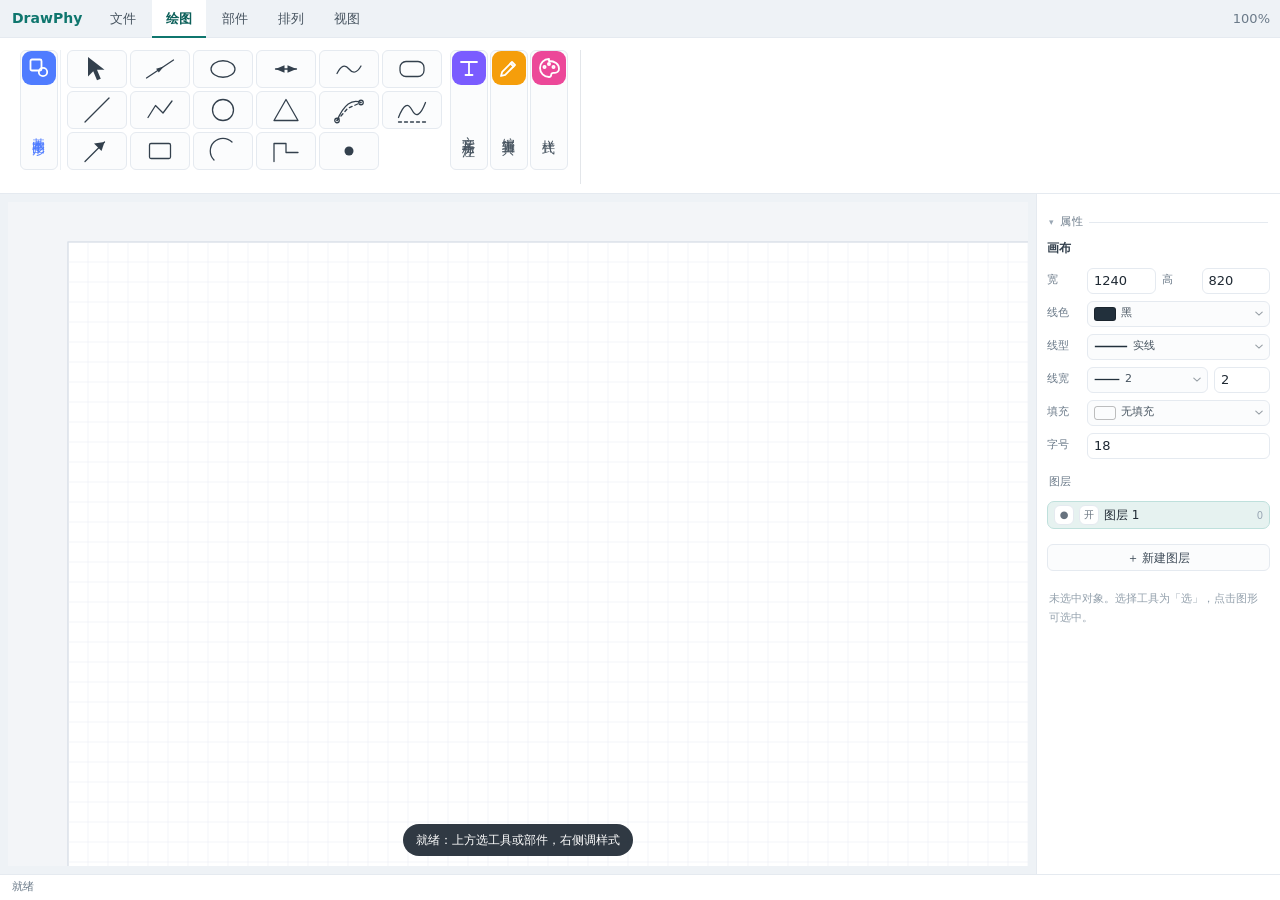
<file: index.html>
<!DOCTYPE html>
<html lang="zh-CN">
<head>
<meta charset="utf-8">
<meta name="viewport" content="width=device-width, initial-scale=1">
<title>DrawPhy · 科学绘图板</title>
<link rel="stylesheet" href="assets/editor.css">
</head>
<body>
<div id="app">
  <!-- EE 双层顶栏：第一层标签页 -->
  <header id="topbar">
    <div class="brand"><b>DrawPhy</b></div>
    <nav id="tabs">
      <button data-tab="file">文件</button>
      <button data-tab="draw" class="on">绘图</button>
      <button data-tab="part">部件</button>
      <button data-tab="arrange">排列</button>
      <button data-tab="view">视图</button>
    </nav>
    <div class="group right">
      <span id="zoomLabel">100%</span>
    </div>
  </header>

  <!-- 第二层：横向分组工具带 -->
  <div id="ribbon">
    <!-- 文件：竖排分类按钮，点击就地展开（与绘图/部件同机制） -->
    <div class="rgroup" data-r="file" hidden>
      <div class="rcell partcats" id="fileCatBar">
        <button data-cat="file.action" style="background:#2563eb"><svg class="cat-ic" viewBox="0 0 24 24" fill="none" stroke="currentColor" stroke-width="1.7" stroke-linecap="round" stroke-linejoin="round"><path d="M7 3h7l5 5v13H7z"/><path d="M14 3v5h5"/><path d="M12 12v6M9 15h6"/></svg><span>文件操作</span></button>
        <button data-cat="file.export" style="background:#10b981"><svg class="cat-ic" viewBox="0 0 24 24" fill="none" stroke="currentColor" stroke-width="1.7" stroke-linecap="round" stroke-linejoin="round"><path d="M12 4v10"/><path d="M8 10l4 4 4-4"/><path d="M5 19h14"/></svg><span>导出</span></button>
        <button data-cat="file.sample" style="background:#f59e0b"><svg class="cat-ic" viewBox="0 0 24 24" fill="none" stroke="currentColor" stroke-width="1.7" stroke-linecap="round" stroke-linejoin="round"><rect x="4" y="5" width="16" height="14" rx="2"/><path d="M10 9.5v5l4.5-2.5z" fill="currentColor" stroke="none"/></svg><span>示例</span></button>
        <button data-cat="file.help" style="background:#8b5cf6"><svg class="cat-ic" viewBox="0 0 24 24" fill="none" stroke="currentColor" stroke-width="1.7" stroke-linecap="round" stroke-linejoin="round"><circle cx="12" cy="12" r="9"/><path d="M9.7 9.2a2.4 2.4 0 1 1 3.3 2.2c-.7.3-1 .8-1 1.6"/><circle cx="12" cy="16.8" r=".5" fill="currentColor"/></svg><span>帮助</span></button>
      </div>
    </div>

    <!-- 绘图：竖排分类按钮，点击就地展开（与部件同格式） -->
    <div class="rgroup" data-r="draw" hidden>
      <div class="rcell partcats" id="drawCatBar">
        <button data-cat="shape"><svg class="cat-ic" viewBox="0 0 24 24" fill="none" stroke="currentColor" stroke-width="1.7" stroke-linejoin="round"><rect x="3.5" y="3.5" width="11" height="11" rx="1.5"/><circle cx="16" cy="16" r="4.2"/></svg><span>基本图形</span></button>
        <button data-cat="text"><svg class="cat-ic" viewBox="0 0 24 24" fill="none" stroke="currentColor" stroke-width="1.7" stroke-linecap="round"><path d="M4 6h16M12 6v13M8.5 19h7"/></svg><span>文字与标注</span></button>
        <button data-cat="edit"><svg class="cat-ic" viewBox="0 0 24 24" fill="none" stroke="currentColor" stroke-width="1.7" stroke-linecap="round" stroke-linejoin="round"><path d="M4 20l1.2-4.2L15 6l3 3L8.2 18.8z"/><path d="M13.5 7.5l3 3"/></svg><span>编辑工具</span></button>
        <button data-cat="style"><svg class="cat-ic" viewBox="0 0 24 24" fill="none" stroke="currentColor" stroke-width="1.7" stroke-linecap="round" stroke-linejoin="round"><path d="M12 3a9 9 0 1 0 0 18c1.6 0 2.2-1.1 2.2-2.2 0-1.4 1.1-2 2.4-2H18a4 4 0 0 0 4-4c0-5-4.5-7.8-10-7.8z"/><circle cx="7.5" cy="11" r="1.1"/><circle cx="12" cy="8" r="1.1"/><circle cx="16.5" cy="11" r="1.1"/></svg><span>样式</span></button>
      </div>
    </div>

    <!-- 部件：竖排分类按钮，点击就地展开 -->
    <div class="rgroup" data-r="part" hidden>
      <div class="rcell partcats" id="partCatBar">
        <button data-cat="电学"><svg class="cat-ic" viewBox="0 0 24 24" fill="none" stroke="currentColor" stroke-width="1.7" stroke-linecap="round"><path d="M13 2L4 14h6l-1 8 9-12h-6z"/></svg><span>电学</span></button>
        <button data-cat="光学"><svg class="cat-ic" viewBox="0 0 24 24" fill="none" stroke="currentColor" stroke-width="1.7"><ellipse cx="12" cy="12" rx="3" ry="9"/><path d="M3 12h3M18 12h3M12 3v3M12 18v3"/></svg><span>光学</span></button>
        <button data-cat="力学"><svg class="cat-ic" viewBox="0 0 24 24" fill="none" stroke="currentColor" stroke-width="1.7" stroke-linecap="round"><path d="M4 18h16M8 18V6l8 4"/></svg><span>力学</span></button>
        <button data-cat="热学"><svg class="cat-ic" viewBox="0 0 24 24" fill="none" stroke="currentColor" stroke-width="1.7" stroke-linecap="round"><path d="M12 22a6 6 0 006-6c0-4-6-9-6-12 0 3-6 5-6 9a6 6 0 006 6z"/></svg><span>热学</span></button>
        <button data-cat="仪器"><svg class="cat-ic" viewBox="0 0 24 24" fill="none" stroke="currentColor" stroke-width="1.7"><circle cx="12" cy="13" r="7"/><path d="M12 13l4-4M9 3h6"/></svg><span>仪器</span></button>
        <button data-cat="常用图形"><svg class="cat-ic" viewBox="0 0 24 24" fill="none" stroke="currentColor" stroke-width="1.7"><rect x="4" y="4" width="7" height="7" rx="1"/><circle cx="16.5" cy="16.5" r="3.5"/></svg><span>常用图形</span></button>
        <button data-cat="连接线"><svg class="cat-ic" viewBox="0 0 24 24" fill="none" stroke="currentColor" stroke-width="1.7" stroke-linecap="round"><circle cx="5" cy="12" r="2.5"/><circle cx="19" cy="5" r="2.5"/><circle cx="19" cy="19" r="2.5"/><path d="M7.5 12h9M17 6.5l-2 4M17 17.5l-2-4"/></svg><span>连接线</span></button>
        <button data-cat="尺寸"><svg class="cat-ic" viewBox="0 0 24 24" fill="none" stroke="currentColor" stroke-width="1.7" stroke-linecap="round"><path d="M3 8l13 13M5 6l2 2M8 5l2 2M11 8l2 2M14 11l2 2"/><path d="M14 21l7-7"/></svg><span>尺寸</span></button>
        <button data-cat="环类"><svg class="cat-ic" viewBox="0 0 24 24" fill="none" stroke="currentColor" stroke-width="1.7"><circle cx="12" cy="12" r="9"/><circle cx="12" cy="12" r="4"/></svg><span>环类</span></button>
        <button data-cat="化学键"><svg class="cat-ic" viewBox="0 0 24 24" fill="none" stroke="currentColor" stroke-width="1.7" stroke-linecap="round"><circle cx="6" cy="12" r="3"/><circle cx="18" cy="7" r="3"/><circle cx="18" cy="17" r="3"/><path d="M9 11l6-3M9 13l6 3"/></svg><span>化学键</span></button>
        <button data-cat="通用"><svg class="cat-ic" viewBox="0 0 24 24" fill="none" stroke="currentColor" stroke-width="1.7"><rect x="4" y="4" width="16" height="16" rx="2"/><path d="M4 12h16M12 4v16"/></svg><span>通用</span></button>
      </div>
    </div>

    <!-- 排列：竖排分类按钮，点击就地展开 -->
    <div class="rgroup" data-r="arrange" hidden>
      <div class="rcell partcats" id="arrangeCatBar">
        <button data-cat="align.group" style="background:#f43f5e"><svg class="cat-ic" viewBox="0 0 24 24" fill="none" stroke="currentColor" stroke-width="1.7" stroke-linecap="round" stroke-linejoin="round"><rect x="9" y="9" width="7" height="7" rx="1"/><path d="M15 9V5H5v10h4"/><path d="M9 15v4h10V9h-4"/></svg><span>组合</span></button>
        <button data-cat="align.layer" style="background:#0ea5e9"><svg class="cat-ic" viewBox="0 0 24 24" fill="none" stroke="currentColor" stroke-width="1.7" stroke-linecap="round" stroke-linejoin="round"><path d="M12 4v16"/><path d="M8.5 8L12 4.5 15.5 8"/><path d="M8.5 16L12 19.5 15.5 16"/></svg><span>层级</span></button>
        <button data-cat="align.transform" style="background:#14b8a6"><svg class="cat-ic" viewBox="0 0 24 24" fill="none" stroke="currentColor" stroke-width="1.7" stroke-linecap="round" stroke-linejoin="round"><path d="M20 12a8 8 0 1 1-2.3-5.6"/><path d="M20 3v4h-4"/></svg><span>变换</span></button>
        <button data-cat="align.align" style="background:#6366f1"><svg class="cat-ic" viewBox="0 0 24 24" fill="none" stroke="currentColor" stroke-width="1.7" stroke-linecap="round" stroke-linejoin="round"><path d="M4 6h16M4 12h10M4 18h13"/><path d="M7 3v18"/></svg><span>对齐</span></button>
      </div>
    </div>

    <!-- 视图：竖排分类按钮，点击就地展开 -->
    <div class="rgroup" data-r="view" hidden>
      <div class="rcell partcats" id="viewCatBar">
        <button data-cat="view.display" style="background:#22c55e"><svg class="cat-ic" viewBox="0 0 24 24" fill="none" stroke="currentColor" stroke-width="1.7" stroke-linecap="round" stroke-linejoin="round"><path d="M2.5 12S6 6 12 6s9.5 6 9.5 6-3.5 6-9.5 6-9.5-6-9.5-6z"/><circle cx="12" cy="12" r="2.6"/></svg><span>显示</span></button>
        <button data-cat="view.zoom" style="background:#f97316"><svg class="cat-ic" viewBox="0 0 24 24" fill="none" stroke="currentColor" stroke-width="1.7" stroke-linecap="round" stroke-linejoin="round"><circle cx="10.5" cy="10.5" r="6"/><path d="M15 15l5.5 5.5"/><path d="M10.5 8v5M8 10.5h5"/></svg><span>缩放</span></button>
      </div>
    </div>
  </div>

  <main>
    <section class="stage">
      <svg id="board" xmlns="http://www.w3.org/2000/svg"></svg>
      <input id="inlineText" class="inline-text" hidden autocomplete="off" spellcheck="false">
      <div id="toast"></div>
    </section>

    <aside class="right">
      <div class="panel-title">属性</div>
      <div id="props" class="props"></div>
    </aside>
  </main>

  <div id="partPop" hidden></div>

  <footer><span id="hint">就绪</span></footer>
</div>
<input type="file" id="fileInput" accept=".json" hidden>

<script src="src/core/config.js"></script>
<script src="src/core/style.js"></script>
<script src="src/core/module-wrap.js"></script>
<script src="src/core/registry.js"></script>
<script src="src/core/eventbus.js"></script>
<script src="src/core.js"></script>
<script src="src/modules/primitives/rect.js"></script>
<script src="src/modules/primitives/arrow.js"></script>
<script src="src/modules/primitives/ray.js"></script>
<script src="src/modules/primitives/line.js"></script>
<script src="src/modules/primitives/circle.js"></script>
<script src="src/modules/primitives/ellipse.js"></script>
<script src="src/modules/primitives/polyline.js"></script>
<script src="src/modules/primitives/arc.js"></script>
<script src="src/modules/primitives/path.js"></script>
<script src="src/modules/primitives/text.js"></script>
<script src="src/modules/primitives/textbox.js"></script>
<script src="src/modules/primitives/callout.js"></script>
<script src="src/modules/primitives/dim.js"></script>
<script src="src/modules/primitives/angle.js"></script>
<script src="src/modules/host/part.js"></script>
<script src="src/modules/host/point.js"></script>
<script src="src/func.js"></script>
<script src="src/parts.js"></script>
<script src="src/render.js"></script>
<script src="src/ui/tools-data.js"></script>
<script src="src/ui/help.js"></script>
<script src="src/ui/shapes.js"></script>
<script src="src/ui.js"></script>
<script src="src/io.js"></script>
<script>
  window.addEventListener('DOMContentLoaded', function () {
    DP.ui.init();
    var q = new URLSearchParams(location.search);
    if (q.get('sample') === '1') DP.io.sample();
  });
</script>
</body>
</html>
</file>
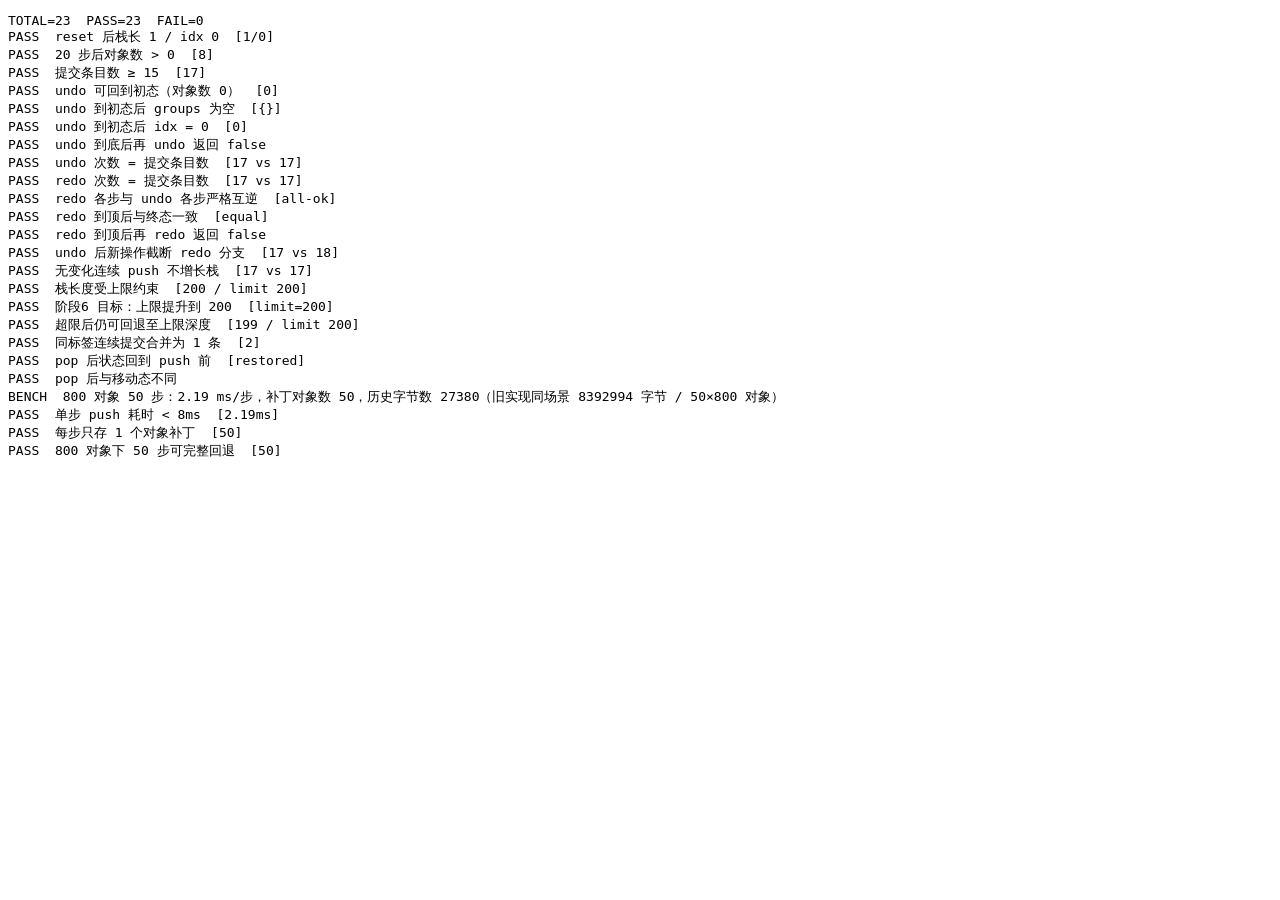
<file: _check/history.html>
<!DOCTYPE html>
<html lang="zh-CN">
<head><meta charset="utf-8"><title>DrawPhy history selftest</title></head>
<body>
<pre id="r">running…</pre>
<script src="../src/core/config.js"></script>
<script src="../src/core/style.js"></script>
<script src="../src/core/module-wrap.js"></script>
<script src="../src/core/registry.js"></script>
<script src="../src/core/eventbus.js"></script>
<script src="../src/core.js"></script>
<script src="../src/modules/primitives/rect.js"></script>
<script src="../src/modules/primitives/arrow.js"></script>
<script src="../src/modules/primitives/line.js"></script>
<script src="../src/modules/primitives/circle.js"></script>
<script src="../src/modules/primitives/ellipse.js"></script>
<script src="../src/modules/primitives/polyline.js"></script>
<script src="../src/modules/primitives/arc.js"></script>
<script src="../src/modules/primitives/path.js"></script>
<script src="../src/modules/primitives/text.js"></script>
<script src="../src/modules/primitives/textbox.js"></script>
<script src="../src/modules/primitives/callout.js"></script>
<script src="../src/modules/primitives/dim.js"></script>
<script src="../src/modules/primitives/angle.js"></script>
<script src="../src/modules/host/part.js"></script>
<script src="../src/modules/host/point.js"></script>
<script src="../src/parts.js"></script>
<script src="../src/render.js"></script>
<script>
/* ============================================================
   历史专项回归：构造确定性 20 步操作序列，逐步 undo 回初态、
   再 redo 到终态，每一步深比较 objects + groups。
   替换历史实现前后都必须全绿，才能认为实现等价。
   ============================================================ */
(function () {
  const out = [];
  let pass = 0, fail = 0;
  const t = (name, cond, extra) => {
    out.push((cond ? 'PASS  ' : 'FAIL  ') + name + (extra != null ? '  [' + extra + ']' : ''));
    cond ? pass++ : fail++;
  };

  const st = DP.state;
  const M = DP.model;
  const H = DP.history;

  /* 确定性伪随机（mulberry32） */
  function mkRnd(seed) {
    return function () {
      seed |= 0; seed = (seed + 0x6D2B79F5) | 0;
      let t = Math.imul(seed ^ (seed >>> 15), 1 | seed);
      t = (t + Math.imul(t ^ (t >>> 7), 61 | t)) ^ t;
      return ((t ^ (t >>> 14)) >>> 0) / 4294967296;
    };
  }
  const baseStyle = () => JSON.parse(JSON.stringify(st.style));

  const sig = () => JSON.stringify({ o: st.objects, g: st.groups });
  const byId = (id) => st.objects.find((o) => o.id === id);

  /* ---------------- 操作库（只走 model 原语，等价 UI 行为） ---------------- */
  let seq = 1;
  const OPS = {
    addRect() {
      st.objects.push({ id: 'r' + (seq++), type: 'rect', x: 40 + (seq % 7) * 30, y: 50 + (seq % 5) * 20, w: 60, h: 40, style: baseStyle() });
    },
    addCircle() {
      st.objects.push({ id: 'c' + (seq++), type: 'circle', cx: 300 + (seq % 5) * 20, cy: 120, r: 24, style: baseStyle() });
    },
    addLine() {
      st.objects.push({ id: 'l' + (seq++), type: 'line', x1: 20, y1: 200 + (seq % 3) * 10, x2: 180, y2: 260, style: baseStyle() });
    },
    addText() {
      st.objects.push({ id: 'x' + (seq++), type: 'text', x: 120, y: 300, text: 'T' + seq, size: 16, anchor: 'start', style: baseStyle() });
    },
    addPart() {
      st.objects.push({ id: 'p' + (seq++), type: 'part', partId: 'battery', x: 400, y: 100, s: 1, rot: 0, flip: false, style: baseStyle() });
    },
    move(o) { M.translateObj(o, 13, -7); },
    scale(o) {
      const bb = M.localBBox(o);
      if (bb.w > 0 || bb.h > 0) M.scaleObj(o, 1.2, 0.85, bb.x, bb.y);
    },
    mirror(o) { M.mirrorObj(o, 'h'); },
    del(o) { st.objects = st.objects.filter((p) => p !== o); },
    style(o) { o.style = Object.assign({}, o.style, { stroke: '#c0392b', width: 3 }); },
    group(a, b) { const g = 'g' + seq++; if (a) a.group = g; if (b) b.group = g; st.groups[g] = true; },
    reorder(o) { const i = st.objects.indexOf(o); if (i >= 0) { st.objects.splice(i, 1); st.objects.unshift(o); } },
  };

  try {
    /* ---- 0 基线：reset 后初始态 ---- */
    st.objects = [];
    st.groups = {};
    H.reset();
    const s0 = sig();
    t('reset 后栈长 1 / idx 0', H.stack.length === 1 && H.idx === 0, H.stack.length + '/' + H.idx);

    /* ---- 1 确定性 20 步序列 ---- */
    const rnd = mkRnd(20261105);
    const steps = [];
    const kinds = ['addRect', 'addCircle', 'addLine', 'move', 'scale', 'mirror', 'style', 'addText', 'addPart', 'del', 'group', 'reorder'];
    for (let i = 0; i < 20; i++) {
      let kind = kinds[Math.floor(rnd() * kinds.length)];
      const needObj = !['addRect', 'addCircle', 'addLine', 'addText', 'addPart'].includes(kind);
      if (needObj && st.objects.length === 0) kind = 'addRect';
      const pick = st.objects.length ? st.objects[Math.floor(rnd() * st.objects.length)] : null;
      const other = st.objects.length > 1 ? st.objects[Math.floor(rnd() * st.objects.length)] : null;
      H.push();                     /* 提交上一操作后的状态（与 UI 的懒提交语义一致） */
      if (needObj && !pick) continue;
      if (kind === 'group') OPS.group(pick, other);
      else OPS[kind](pick);
      steps.push(kind);
    }
    H.push('final');                /* 提交最后一操作 */
    const states = [s0];
    /* 重放一遍序列无意义——改为按编码顺序记录各步结果：
       这里通过再次执行同样的确定性序列采集状态签名，避免 undo 时依赖记录 */
    const finalSig = sig();
    t('20 步后对象数 > 0', st.objects.length > 0, st.objects.length);
    const commitCount = H.stack.length - 1;   /* 无变化的步会被去重，故只断言下界 */
    t('提交条目数 ≥ 15', commitCount >= 15, String(commitCount));

    /* ---- 2 逐步 undo：先记录每步回退签名，再比对连续 undo 是否稳定 ---- */
    const undoAlive = [];
    const undoSigs = [];
    while (H.undo()) { undoAlive.push(sig()); undoSigs.push(sig()); }
    t('undo 可回到初态（对象数 0）', st.objects.length === 0, st.objects.length);
    t('undo 到初态后 groups 为空', Object.keys(st.groups).length === 0, JSON.stringify(st.groups));
    t('undo 到初态后 idx = 0', H.idx === 0, String(H.idx));
    t('undo 到底后再 undo 返回 false', H.undo() === false);
    t('undo 次数 = 提交条目数', undoAlive.length === commitCount, undoAlive.length + ' vs ' + commitCount);

    /* ---- 3 逐步 redo：必须与 undo 记录严格逆序 ---- */
    const redoAlive = [];
    while (H.redo()) redoAlive.push(sig());
    t('redo 次数 = 提交条目数', redoAlive.length === commitCount, redoAlive.length + ' vs ' + commitCount);
    let redoOk = redoAlive.length === undoAlive.length;
    let firstBad = -1;
    for (let i = 0; i < Math.min(redoAlive.length, undoAlive.length) - 1; i++) {
      /* undo 记录 = [S(k-1)…S0]，redo 记录 = [S1…Sk]；互逆要求 R[i] == U[k-2-i] */
      if (redoAlive[i] !== undoAlive[undoAlive.length - 2 - i]) { redoOk = false; if (firstBad < 0) firstBad = i; }
    }
    t('redo 各步与 undo 各步严格互逆', redoOk, firstBad < 0 ? 'all-ok' : 'first-bad@' + firstBad);
    t('redo 到顶后与终态一致', sig() === finalSig, sig() === finalSig ? 'equal' : 'diff');
    t('redo 到顶后再 redo 返回 false', H.redo() === false);

    /* ---- 4 新操作截断 redo 分支 ---- */
    H.undo(); H.undo();
    const cutLen = H.stack.length;
    OPS.addRect();
    H.push('branch');
    t('undo 后新操作截断 redo 分支', H.stack.length === cutLen - 1, H.stack.length + ' vs ' + cutLen);

    /* ---- 5 push 无变化不产生新条目 ---- */
    const n0 = H.stack.length;
    H.push();
    H.push();
    t('无变化连续 push 不增长栈', H.stack.length === n0, H.stack.length + ' vs ' + n0);

    /* ---- 6 栈上限 ---- */
    const limit = H.limit || 80;
    for (let i = 0; i < limit + 60; i++) { OPS.move(st.objects[0]); H.push(); }
    t('栈长度受上限约束', H.stack.length <= limit, H.stack.length + ' / limit ' + limit);
    t('阶段6 目标：上限提升到 200', limit === 200, 'limit=' + limit);
    let deep = 0;
    while (H.undo()) deep++;
    t('超限后仍可回退至上限深度', deep >= limit - 2, deep + ' / limit ' + limit);

    /* ---- 7 mergeKey 合并（同一标签连续提交合并为一条） ---- */
    st.objects = [];
    st.groups = {};
    H.reset();
    for (let i = 0; i < 5; i++) {
      if (!st.objects.length) OPS.addRect();
      OPS.move(st.objects[0]);
      H.push('drag', 5000);
    }
    const mergedLen = H.stack.length;
    t('同标签连续提交合并为 1 条', mergedLen === 2, String(mergedLen));

    /* ---- 8 pop() 回滚最后一条（填充失败等场景） ---- */
    const beforePop = sig();
    OPS.move(st.objects[0]);
    H.push('tmp');
    const afterMove = sig();
    const popRet = H.pop ? H.pop() : (H.stack.pop(), 'old');
    t('pop 后状态回到 push 前', popRet === false ? false : sig() === beforePop, sig() === beforePop ? 'restored' : 'drift');
    t('pop 后与移动态不同', afterMove !== sig());
    /* ---- 9 性能 / 内存基线（阶段 6 验收） ---- */
    st.objects = [];
    for (let i = 0; i < 800; i++) {
      st.objects.push({ id: 'b' + i, type: 'rect', x: (i % 40) * 30, y: Math.floor(i / 40) * 26, w: 24, h: 18, style: baseStyle() });
    }
    st.groups = {};
    H.reset();
    const t0 = performance.now();
    for (let i = 0; i < 50; i++) { OPS.move(st.objects[i]); H.push(); }
    const dt = (performance.now() - t0) / 50;
    const patches = H.patchCount ? H.patchCount() : -1;
    let hbytes = 0;
    try { hbytes = JSON.stringify(H.stack).length; } catch (e2) {}
    out.push('BENCH  800 对象 50 步：' + dt.toFixed(2) + ' ms/步，补丁对象数 ' + patches +
      '，历史字节数 ' + hbytes + '（旧实现同场景 8392994 字节 / 50×800 对象）');
    t('单步 push 耗时 < 8ms', dt < 8, dt.toFixed(2) + 'ms');
    t('每步只存 1 个对象补丁', patches === 50, String(patches));
    let back = 0;
    while (H.undo()) back++;
    t('800 对象下 50 步可完整回退', back === 50, String(back));

  } catch (e) {
    out.push('ERROR ' + (e && e.stack ? e.stack.split('\n').slice(0, 3).join(' | ') : e));
    fail++;
  }

  out.unshift('TOTAL=' + (pass + fail) + '  PASS=' + pass + '  FAIL=' + fail);
  document.getElementById('r').textContent = out.join('\n');
})();
</script>
</body>
</html>
</file>
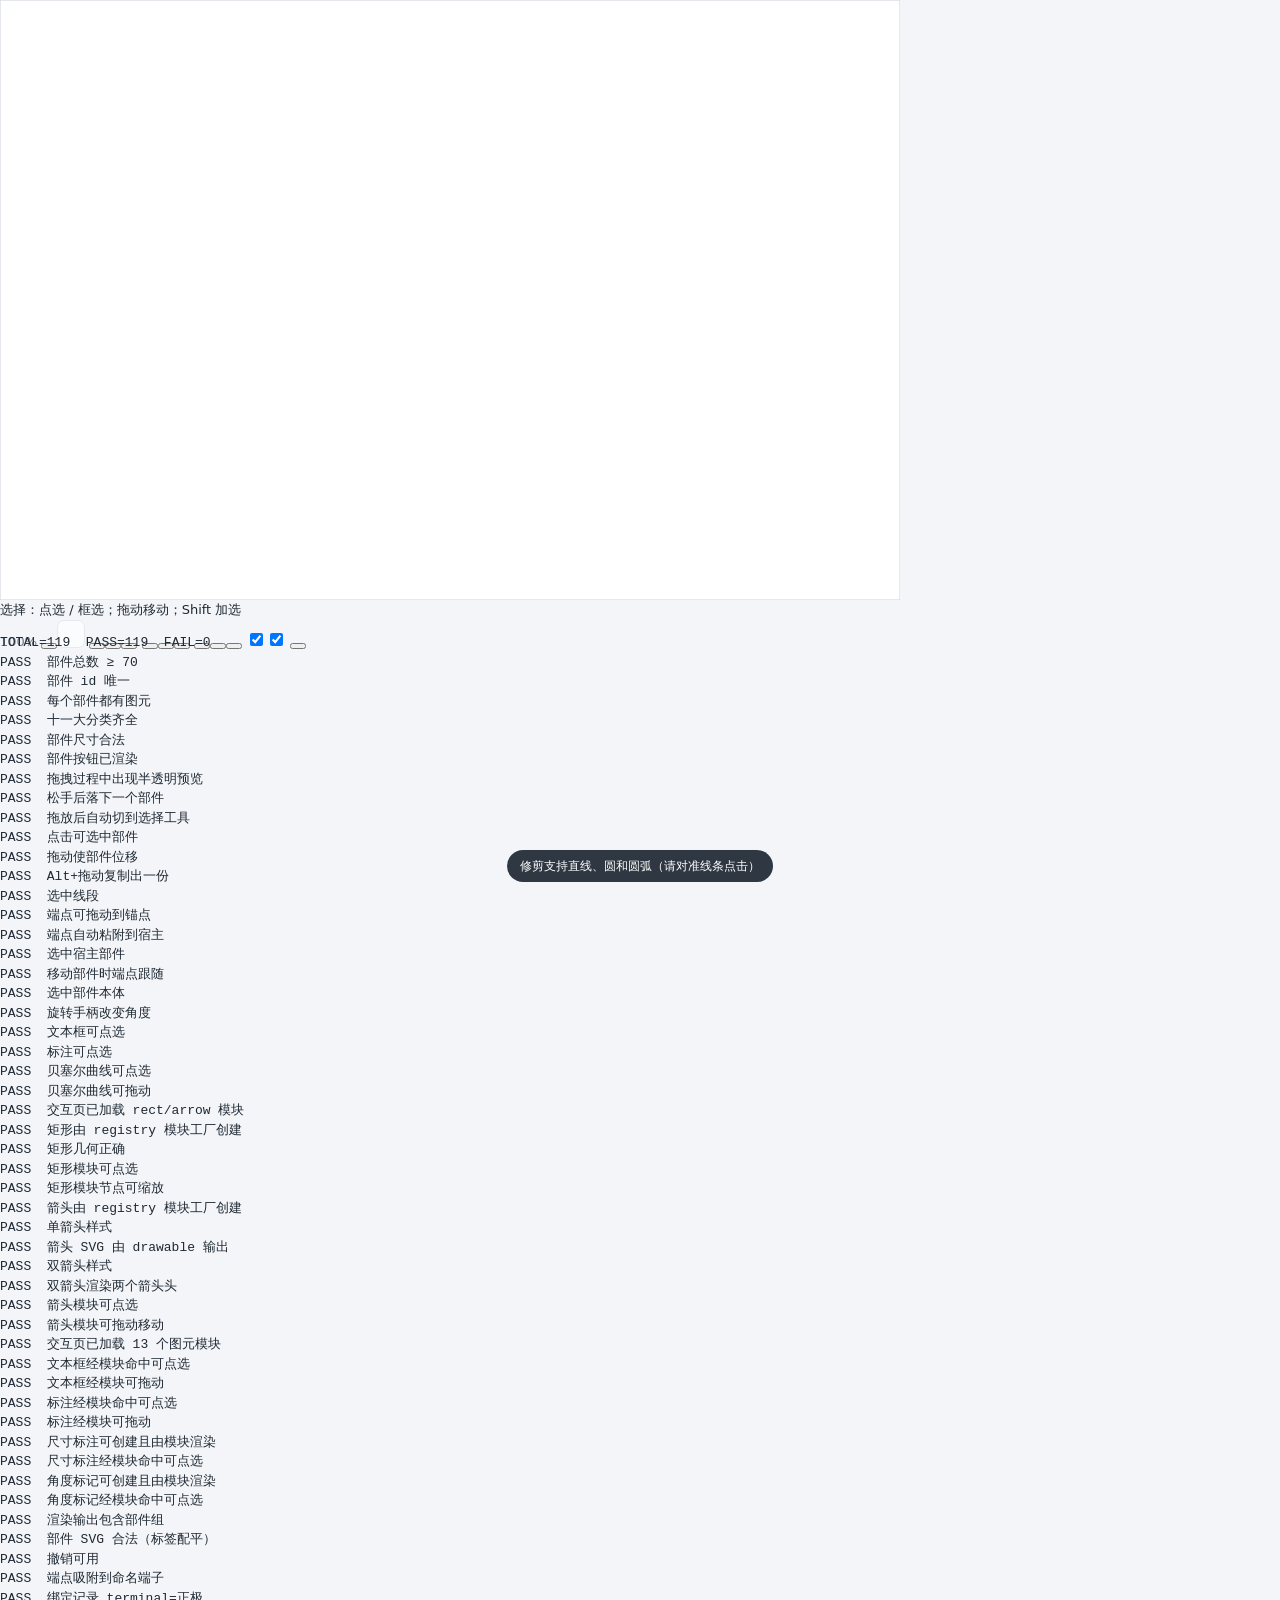
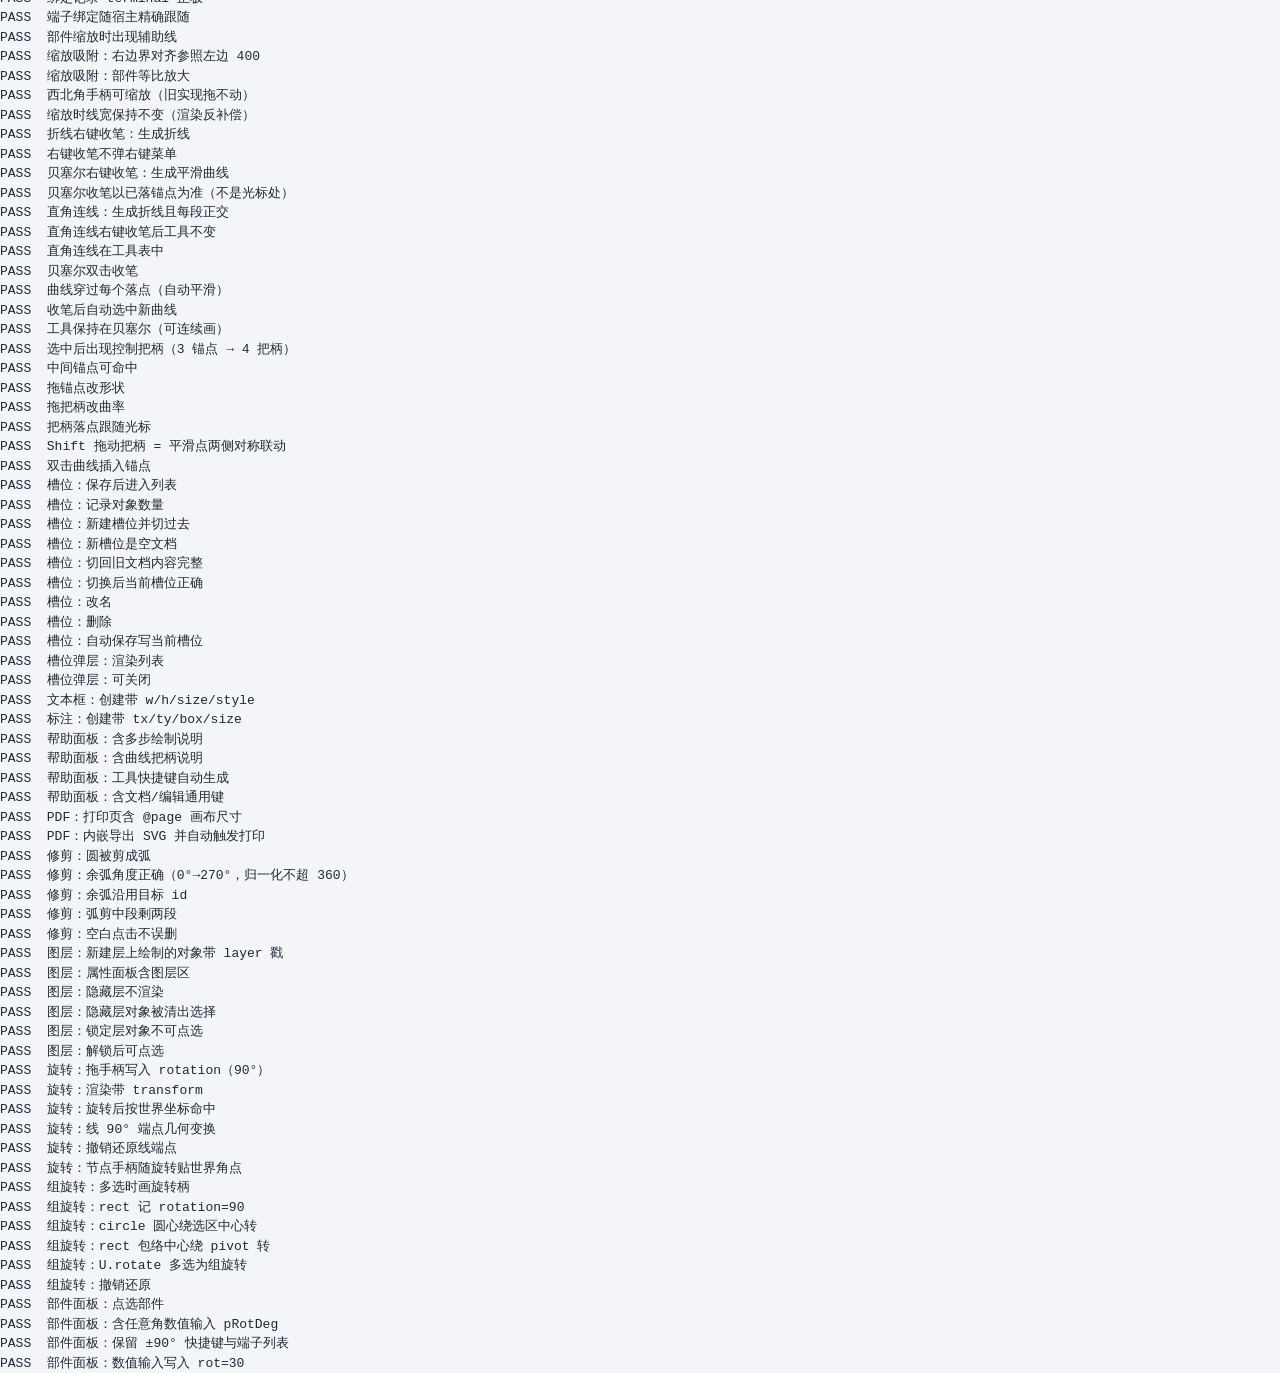
<file: _check/interact.html>
<!DOCTYPE html>
<html lang="zh-CN">
<head>
<meta charset="utf-8">
<title>DrawPhy 交互自检</title>
<link rel="stylesheet" href="../assets/editor.css">
<style>
  #board { position: absolute; left: 0; top: 0; width: 900px; height: 600px; }
  #stageWrap { position: relative; width: 900px; height: 600px; }
  #props, #partGrid, #toolList, #partTabs { position: absolute; left: -9999px; }
  pre { position: absolute; left: 0; top: 620px; font-size: 13px; }
</style>
</head>
<body>
<div id="stageWrap">
  <svg id="board" xmlns="http://www.w3.org/2000/svg"></svg>
</div>
<input id="inlineText" class="inline-text" hidden>
<div id="toast"></div>
<div id="hint"></div>
<span id="zoomLabel"></span>
<div id="toolList"></div>
<div id="partDrawer" class="open"><div class="drawer-head"><input id="partSearch"></div><div class="drawer-body"><nav id="drawerCats"></nav><div id="drawerGrid"></div></div></div>
<div id="drawerMask"></div>
<button id="btnParts"></button><button id="drawerClose"></button>
<div id="props"></div>
<button id="btnUndo"></button><button id="btnRedo"></button><button id="btnFit"></button>
<button id="btnNew"></button><button id="btnOpen"></button><button id="btnSave"></button>
<button id="btnPng"></button><button id="btnSvg"></button><button id="btnCopy"></button>
<input type="checkbox" id="bgToggle" checked><input type="checkbox" id="snapToggle" checked>
<input type="file" id="fileInput" hidden>
<pre id="r"></pre>

<script src="../src/core/config.js"></script>
<script src="../src/core/style.js"></script>
<script src="../src/core/module-wrap.js"></script>
<script src="../src/core/registry.js"></script>
<script src="../src/core/eventbus.js"></script>
<script src="../src/core.js"></script>
<script src="../src/modules/primitives/rect.js"></script>
<script src="../src/modules/primitives/arrow.js"></script>
<script src="../src/modules/primitives/line.js"></script>
<script src="../src/modules/primitives/circle.js"></script>
<script src="../src/modules/primitives/ellipse.js"></script>
<script src="../src/modules/primitives/polyline.js"></script>
<script src="../src/modules/primitives/arc.js"></script>
<script src="../src/modules/primitives/path.js"></script>
<script src="../src/modules/primitives/text.js"></script>
<script src="../src/modules/primitives/textbox.js"></script>
<script src="../src/modules/primitives/callout.js"></script>
<script src="../src/modules/primitives/dim.js"></script>
<script src="../src/modules/primitives/angle.js"></script>
<script src="../src/modules/host/part.js"></script>
<script src="../src/modules/host/point.js"></script>
<script src="../src/parts.js"></script>
<script src="../src/render.js"></script>
<script src="../src/ui/tools-data.js"></script>
<script src="../src/ui/help.js"></script>
<script src="../src/ui/shapes.js"></script>
<script src="../src/ui.js"></script>
<script src="../src/io.js"></script>
<script>
(function () {
  const out = [];
  const errors = [];
  window.addEventListener('error', (e) => { errors.push(String(e.message)); });
  let pass = 0, fail = 0;
  function t(name, ok, extra) {
    if (ok) { pass++; out.push('PASS  ' + name); }
    else { fail++; out.push('FAIL  ' + name + '   ' + (extra == null ? '' : extra)); }
  }
  try { localStorage.clear(); } catch (e) {}

  const board = document.getElementById('board');
  DP.state.view = { x: 0, y: 0, k: 1 };
  DP.state.page = { w: 900, h: 600, bg: '#fff', grid: false };
  DP.state.snap = { grid: false, gridSize: 20, anchors: false };
  DP.state.objects = [];
  DP.state.selection = new Set();
  /* 测试夹具：真实页面里部件按钮由 ribbon 动态生成，这里放一枚静态按钮验证拖入链路 */
  (function () {
    const b = document.createElement('button');
    b.className = 'part';
    b.dataset.part = 'battery';
    document.body.appendChild(b);
  })();
  DP.ui.init();
  DP.state.view = { x: 0, y: 0, k: 1 };
  DP.ui.render();

  function rect() { return board.getBoundingClientRect(); }
  function pe(type, wx, wy, opts) {
    const r = rect();
    board.dispatchEvent(new PointerEvent(type, Object.assign({
      bubbles: true, cancelable: true, pointerId: 1, pointerType: 'mouse',
      button: 0, buttons: type === 'pointerup' ? 0 : 1,
      clientX: r.left + wx, clientY: r.top + wy,
    }, opts || {})));
  }
  function click(wx, wy) { pe('pointerdown', wx, wy); pe('pointerup', wx, wy); }
  function drag(x1, y1, x2, y2, opts) {
    pe('pointerdown', x1, y1, opts);
    pe('pointermove', (x1 + x2) / 2, (y1 + y2) / 2, opts);
    pe('pointermove', x2, y2, opts);
    pe('pointerup', x2, y2, opts);
  }
  function mkPart(pid, cx, cy) {
    const def = DP.parts.byId[pid];
    const o = { id: 'P' + (DP.state.objects.length + 1), type: 'part', partId: pid, x: cx - def.w / 2, y: cy - def.h / 2, s: 1, rot: 0, flip: false, style: Object.assign({}, DP.state.style) };
    DP.state.objects.push(o);
    return o;
  }

  /* ---------- 1. 部件库规模与结构 ---------- */
  t('部件总数 ≥ 70', DP.parts.list.length >= 70, 'count=' + DP.parts.list.length);
  const ids = DP.parts.list.map((p) => p.id);
  t('部件 id 唯一', new Set(ids).size === ids.length, 'dup=' + (ids.length - new Set(ids).size));
  t('每个部件都有图元', DP.parts.list.every((p) => p.shapes && p.shapes.length > 0));
  t('十一大分类齐全', DP.parts.cats.length === 11 && DP.parts.cats.every((c) => DP.parts.list.some((p) => p.cat === c)), DP.parts.cats.join('/'));
  const badSize = DP.parts.list.filter((p) => !(p.w > 0 && p.h > 0)).map((p) => p.id);
  t('部件尺寸合法', badSize.length === 0, badSize.join(','));

  /* ---------- 2. 从部件库拖到画布 ---------- */
  const before = DP.state.objects.length;
  const btn = document.querySelector('.part');
  t('部件按钮已渲染', !!btn);
  if (btn) {
    const pid = btn.dataset.part;
    btn.dispatchEvent(new PointerEvent('pointerdown', { bubbles: true, cancelable: true, pointerId: 3, button: 0, clientX: 20, clientY: 20 }));
    window.dispatchEvent(new PointerEvent('pointermove', { bubbles: true, pointerId: 3, clientX: 300, clientY: 200 }));
    const ghost = document.querySelector('.drag-ghost');
    t('拖拽过程中出现半透明预览', !!ghost);
    window.dispatchEvent(new PointerEvent('pointerup', { bubbles: true, pointerId: 3, clientX: 300, clientY: 200 }));
    const last = DP.state.objects[DP.state.objects.length - 1];
    t('松手后落下一个部件', DP.state.objects.length === before + 1 && last.type === 'part' && last.partId === pid, 'len=' + DP.state.objects.length + '/' + before + ' last=' + (last && last.type + ':' + last.partId));
    t('拖放后自动切到选择工具', DP.state.tool === 'select', DP.state.tool);
  }

  /* ---------- 3. 拖动移动对象 ---------- */
  DP.ui.setTool('select');
  let p = mkPart('battery', 300, 300);
  DP.ui.render();
  const bx0 = p.x;
  click(300, 300);           // 选中
  t('点击可选中部件', DP.state.selection.has(p.id));
  drag(300, 300, 360, 340);
  t('拖动使部件位移', Math.abs(p.x - bx0 - 60) <= 10, 'dx=' + Math.round(p.x - bx0));
  const dxMove = Math.round(p.x - bx0);

  /* ---------- 4. Alt 拖动 = 拖动复制 ---------- */
  const n0 = DP.state.objects.length;
  drag(360 + 0, 340, 400, 380, { altKey: true });
  t('Alt+拖动复制出一份', DP.state.objects.length === n0 + 1, 'n=' + (DP.state.objects.length - n0));

  /* ---------- 5. 端点拖动 + 粘附 ---------- */
  DP.state.snap.anchors = true;
  DP.state.snap.grid = false;
  DP.state.objects = [];
  DP.state.selection = new Set();
  p = mkPart('battery', 300, 300);      // 中心 300,300
  const line = { id: 'L1', type: 'line', x1: 100, y1: 300, x2: 280, y2: 300, style: Object.assign({}, DP.state.style) };
  DP.state.objects.push(line);
  DP.ui.render();
  click(190, 300);                       // 选中线
  t('选中线段', DP.state.selection.has('L1'), [...DP.state.selection].join(','));
  drag(280, 300, 302, 300);              // 拖右端点靠近部件中心
  t('端点可拖动到锚点', Math.abs(line.x2 - 300) <= 9, 'x2=' + Math.round(line.x2));
  t('端点自动粘附到宿主', !!(line.bind && line.bind.x2 && line.bind.x2.id === p.id), line.bind ? JSON.stringify(line.bind.x2) : 'none');

  /* ---------- 6. 移动宿主，端点跟随 ---------- */
  click(300, 288);                       // 点部件（避开线）
  t('选中宿主部件', DP.state.selection.has(p.id), [...DP.state.selection].join(','));
  const lx2 = line.x2;
  drag(300, 288, 330, 288);
  t('移动部件时端点跟随', Math.abs(line.x2 - lx2 - 30) <= 10, 'delta=' + Math.round(line.x2 - lx2));

  /* ---------- 7. 旋转手柄 ---------- */
  const bb = DP.model.localBBox(p);
  const cx = bb.x + bb.w / 2, cy = bb.y + bb.h / 2;
  click(cx, cy - 12);                    // 点部件本体（避开线段端点）
  t('选中部件本体', DP.state.selection.has(p.id));
  drag(cx, bb.y - 26, cx + 50, cy);
  t('旋转手柄改变角度', Math.abs(Math.abs(p.rot) - 90) <= 12, 'rot=' + Math.round(p.rot));

  /* ---------- 7.5 P0 命中：textbox / callout / path ---------- */
  DP.state.objects = [];
  DP.state.selection = new Set();
  DP.state.snap.grid = false;
  DP.state.snap.anchors = false;
  const style = Object.assign({}, DP.state.style);
  DP.state.objects.push(
    { id: 'TB1', type: 'textbox', x: 100, y: 400, w: 120, h: 36, text: 'T', size: 14, style },
    { id: 'CO1', type: 'callout', tx: 100, ty: 500, bx: 150, by: 520, w: 100, h: 30, text: 'C', size: 13, style },
    { id: 'BZ1', type: 'path', d: 'M 100 300 Q 150 250 200 300', style }
  );
  DP.ui.render();
  click(160, 418);
  t('文本框可点选', DP.state.selection.has('TB1'), [...DP.state.selection].join(','));
  click(200, 535);
  t('标注可点选', DP.state.selection.has('CO1'), [...DP.state.selection].join(','));
  click(150, 275);
  t('贝塞尔曲线可点选', DP.state.selection.has('BZ1'), [...DP.state.selection].join(','));
  drag(150, 275, 170, 295);
  const bzBB = DP.model.localBBox(DP.state.objects.find((o) => o.id === 'BZ1'));
  t('贝塞尔曲线可拖动', Math.abs(bzBB.x - 120) <= 2 && Math.abs(bzBB.y - 295) <= 2, JSON.stringify(bzBB));

  /* ---------- 7.6 阶段 2：rect/arrow 模块创建、命中、节点、移动 ---------- */
  DP.state.objects = [];
  DP.state.selection = new Set();
  DP.state.snap.grid = false;
  DP.state.snap.anchors = false;
  const rectMod = DP.registry.get('rect');
  const arrowMod = DP.registry.get('arrow');
  t('交互页已加载 rect/arrow 模块', !!rectMod && !!arrowMod, DP.registry.list().map((m) => m.type).join(','));

  let rectDefaultsCalls = 0;
  const rectDefaults = rectMod.defaults;
  rectMod.defaults = function (props) { rectDefaultsCalls++; return rectDefaults(props); };
  DP.ui.setTool('rect');
  drag(100, 100, 220, 180);
  rectMod.defaults = rectDefaults;
  const ro = DP.state.objects[DP.state.objects.length - 1];
  t('矩形由 registry 模块工厂创建', rectDefaultsCalls >= 1 && ro && ro.type === 'rect',
    'calls=' + rectDefaultsCalls + ' type=' + (ro && ro.type));
  t('矩形几何正确', ro && Math.abs(ro.x - 100) <= 1 && Math.abs(ro.y - 100) <= 1 &&
    Math.abs(ro.w - 120) <= 1 && Math.abs(ro.h - 80) <= 1,
    ro && [ro.x, ro.y, ro.w, ro.h].map(Math.round).join(','));

  DP.ui.setTool('select');
  click(160, 140);
  t('矩形模块可点选', DP.state.selection.has(ro.id), [...DP.state.selection].join(','));
  drag(220, 180, 260, 220);
  t('矩形模块节点可缩放', Math.abs(ro.w - 160) <= 2 && Math.abs(ro.h - 120) <= 2,
    Math.round(ro.w) + 'x' + Math.round(ro.h));

  DP.state.objects = [];
  DP.state.selection = new Set();
  let arrowDefaultsCalls = 0;
  const arrowDefaults = arrowMod.defaults;
  arrowMod.defaults = function (props) { arrowDefaultsCalls++; return arrowDefaults(props); };
  DP.ui.setTool('arrow');
  drag(100, 300, 240, 360);
  arrowMod.defaults = arrowDefaults;
  const ao = DP.state.objects[DP.state.objects.length - 1];
  t('箭头由 registry 模块工厂创建', arrowDefaultsCalls >= 1 && ao && ao.type === 'arrow',
    'calls=' + arrowDefaultsCalls + ' type=' + (ao && ao.type));
  t('单箭头样式', ao && ao.style.arrow === 'end', ao && ao.style.arrow);
  t('箭头 SVG 由 drawable 输出', (DP.render.object(ao).match(/<polygon/g) || []).length === 1,
    DP.render.object(ao).slice(0, 100));

  DP.ui.setTool('darrow');
  drag(100, 450, 240, 450);
  const dao = DP.state.objects[DP.state.objects.length - 1];
  t('双箭头样式', dao && dao.type === 'arrow' && dao.style.arrow === 'both', dao && dao.style.arrow);
  t('双箭头渲染两个箭头头', (DP.render.object(dao).match(/<polygon/g) || []).length === 2,
    (DP.render.object(dao).match(/<polygon/g) || []).length + ' heads');

  DP.ui.setTool('select');
  click(170, 330);
  t('箭头模块可点选', DP.state.selection.has(ao.id), [...DP.state.selection].join(','));
  const ax0 = ao.x1, ay0 = ao.y1;
  drag(170, 330, 190, 350);
  t('箭头模块可拖动移动', Math.abs(ao.x1 - ax0 - 20) <= 2 && Math.abs(ao.y1 - ay0 - 20) <= 2,
    'd=' + Math.round(ao.x1 - ax0) + ',' + Math.round(ao.y1 - ay0));

  /* ---------- 7.7 阶段 4：textbox / callout 模块命中与拖动 ---------- */
  DP.state.objects = [];
  DP.state.selection = new Set();
  const tbMod = DP.registry.get('textbox');
  const coMod = DP.registry.get('callout');
  const dimMod = DP.registry.get('dim');
  const angMod = DP.registry.get('angle');
  t('交互页已加载 13 个图元模块', !!tbMod && !!coMod && !!dimMod && !!angMod && DP.registry.list().length >= 13,
    DP.registry.list().map((m) => m.type).join(','));

  const tb = { id: 'TB2', type: 'textbox', x: 100, y: 400, w: 120, h: 36, text: 'T', size: 14, style: Object.assign({}, DP.state.style) };
  const co = { id: 'CO2', type: 'callout', tx: 100, ty: 520, bx: 150, by: 500, w: 100, h: 30, text: 'C', size: 13, style: Object.assign({}, DP.state.style) };
  DP.state.objects.push(tb, co);
  DP.ui.render();

  click(160, 418);
  t('文本框经模块命中可点选', DP.state.selection.has('TB2'), [...DP.state.selection].join(','));
  drag(160, 418, 180, 438);
  t('文本框经模块可拖动', Math.abs(tb.x - 120) <= 2 && Math.abs(tb.y - 420) <= 2, tb.x + ',' + tb.y);

  click(200, 515);
  t('标注经模块命中可点选', DP.state.selection.has('CO2'), [...DP.state.selection].join(','));
  drag(200, 515, 220, 535);
  t('标注经模块可拖动', Math.abs(co.tx - 120) <= 2 && Math.abs(co.bx - 170) <= 2, co.tx + ',' + co.bx);

  /* ---------- 7.8 阶段 4 第二批：dim / angle 模块 ---------- */
  DP.ui.setTool('dim');
  click(100, 200);
  click(200, 200);
  const dimObj = DP.state.objects[DP.state.objects.length - 1];
  const dimSvg = dimObj ? DP.render.object(dimObj) : '';
  t('尺寸标注可创建且由模块渲染', dimObj && dimObj.type === 'dim' &&
    (dimSvg.match(/<polygon/g) || []).length === 2, dimSvg.slice(0, 60));

  DP.ui.setTool('select');
  click(150, 174);                       // offset -26 → 尺寸线 y=174
  t('尺寸标注经模块命中可点选', dimObj && DP.state.selection.has(dimObj.id),
    [...DP.state.selection].join(','));

  DP.state.objects = [];
  DP.state.selection = new Set();
  DP.ui.setTool('angle');
  click(300, 300);                       // 顶点
  click(360, 300);                       // 半径 + 起始边
  click(300, 360);                       // 终止边
  const angObj = DP.state.objects[DP.state.objects.length - 1];
  t('角度标记可创建且由模块渲染', angObj && angObj.type === 'angle' &&
    DP.render.object(angObj).indexOf('<path') === 0, angObj && angObj.type);
  DP.ui.setTool('select');
  click(360, 300);                       // 弧起点 (r=60, a=0)
  t('角度标记经模块命中可点选', angObj && DP.state.selection.has(angObj.id),
    [...DP.state.selection].join(','));

  /* ---------- 8. 渲染成 SVG ---------- */
  DP.state.objects = [mkPart('battery', 300, 300)];
  DP.state.selection = new Set();
  DP.ui.render();
  const svg = board.innerHTML;
  t('渲染输出包含部件组', svg.indexOf('<g transform="matrix(') > -1);
  t('部件 SVG 合法（标签配平）', (svg.match(/<g[\s>]/g) || []).length === (svg.match(/<\/g>/g) || []).length,
    'open=' + (svg.match(/<g[\s>]/g) || []).length + ' close=' + (svg.match(/<\/g>/g) || []).length);

  /* ---------- 9. 撤销恢复 ---------- */
  const beforeUndo = DP.state.objects.length;
  DP.history.undo();
  t('撤销可用', DP.state.objects.length >= beforeUndo - 1);

  /* ---------- 10. 阶段5：命名端子粘附（正极） ---------- */
  DP.state.snap.anchors = true;
  DP.state.snap.grid = false;
  DP.state.objects = [];
  DP.state.selection = new Set();
  const host10 = mkPart('battery', 400, 300);   // 部件左上角 (368,284)，正极 = (368,300)
  DP.ui.render();
  const wire10 = { id: 'LW1', type: 'line', x1: 200, y1: 300, x2: 240, y2: 300, style: Object.assign({}, DP.state.style) };
  DP.state.objects.push(wire10);
  click(220, 300);                              // 选中线
  drag(240, 300, 370, 300);                     // 拖右端点靠近正极端子
  t('端点吸附到命名端子', Math.abs(wire10.x2 - 368) <= 1, 'x2=' + Math.round(wire10.x2));
  t('绑定记录 terminal=正极', !!(wire10.bind && wire10.bind.x2 && wire10.bind.x2.terminal === '+'),
    wire10.bind ? JSON.stringify(wire10.bind.x2) : 'none');
  click(400, 288);                              // 选中宿主（避开线）
  drag(400, 288, 430, 288);                     // 右移 30
  t('端子绑定随宿主精确跟随', Math.abs(wire10.x2 - 398) < 1e-6 && Math.abs(wire10.y2 - 300) < 1e-6,
    wire10.x2 + ',' + wire10.y2);
  DP.state.snap.anchors = false;

  /* ---------- 11. 阶段7-c：四角手柄缩放 + 缩放吸附辅助线 ---------- */
  DP.state.snap.anchors = true;
  DP.state.snap.grid = false;
  DP.state.objects = [];
  DP.state.selection = new Set();
  const p11 = mkPart('battery', 300, 300);          // 包围盒 (268,284) 64×32
  const refA11 = { id: 'REFA11', type: 'rect', x: 400, y: 60, w: 60, h: 60, style: Object.assign({}, DP.state.style) };
  DP.state.objects.push(refA11);
  DP.ui.setTool('select');
  DP.state.selection = new Set([p11.id]);
  DP.ui.render();
  /* 东南角手柄 (332,316) 拖到 396 → 吸附到参照左边 400 */
  pe('pointerdown', 332, 316);
  pe('pointermove', 396, 316);
  const guideShown11 = board.innerHTML.indexOf('#ff2d78') > -1;
  pe('pointerup', 396, 316);
  const bb11 = DP.model.localBBox(p11);
  t('部件缩放时出现辅助线', guideShown11);
  t('缩放吸附：右边界对齐参照左边 400', Math.abs(bb11.x + bb11.w - 400) < 0.8,
    'right=' + Math.round(bb11.x + bb11.w) + ' bb=' + JSON.stringify(bb11) +
    ' view=' + JSON.stringify(DP.state.view) + ' sel=' + [...DP.state.selection].join(','));
  t('缩放吸附：部件等比放大', bb11.w > 100 && Math.abs(bb11.h / bb11.w - 32 / 64) < 0.02,
    Math.round(bb11.w) + 'x' + Math.round(bb11.h));
  /* 西北角手柄 (268,284) 向内拖 → 缩小（旧实现 nw 分母为 0，拖不动） */
  const w11before = bb11.w;
  DP.state.selection = new Set([p11.id]);
  DP.ui.render();
  const nw11 = DP.model.localBBox(p11);
  pe('pointerdown', nw11.x, nw11.y);
  pe('pointermove', nw11.x + 30, nw11.y);
  pe('pointerup', nw11.x + 30, nw11.y);
  const bb11b = DP.model.localBBox(p11);
  t('西北角手柄可缩放（旧实现拖不动）', bb11b.w < w11before - 10,
    Math.round(w11before) + ' → ' + Math.round(bb11b.w));
  t('缩放时线宽保持不变（渲染反补偿）', (function () {
    const m = /stroke-width="([\d.]+)"/.exec(DP.render.object(p11));
    const sw = p11.s || 1;
    return !!m && Math.abs(parseFloat(m[1]) * sw - (+DP.state.style.width || 2)) < 0.05;
  })(), 's=' + p11.s);
  DP.state.snap.anchors = false;

  /* ---------- 12. 多步绘制：右键收笔（折线 / 贝塞尔 / 直角连线） ---------- */
  function rc(wx, wy) {
    pe('pointerdown', wx, wy, { button: 2, buttons: 2 });
    const r = rect();
    board.dispatchEvent(new MouseEvent('contextmenu', {
      bubbles: true, cancelable: true, button: 2,
      clientX: r.left + wx, clientY: r.top + wy,
    }));
  }
  DP.state.objects = [];
  DP.state.selection = new Set();
  DP.ui.setTool('polyline');
  click(100, 500); click(200, 540); pe('pointermove', 260, 520); rc(260, 520);
  const pl12 = DP.state.objects.filter((o) => o.type === 'polyline')[0];
  t('折线右键收笔：生成折线', !!pl12 && pl12.points.length >= 3, pl12 && pl12.points.length);
  t('右键收笔不弹右键菜单', !document.getElementById('ctxMenu'));

  DP.state.objects = [];
  DP.state.selection = new Set();
  DP.ui.setTool('bezier');
  click(100, 300); click(160, 240); click(220, 300); pe('pointermove', 260, 330); rc(260, 330);
  const bz12 = DP.state.objects.filter((o) => o.type === 'path')[0];
  t('贝塞尔右键收笔：生成平滑曲线', !!bz12 && /^M/.test(bz12.d) && /C/.test(bz12.d), bz12 && bz12.d);
  t('贝塞尔收笔以已落锚点为准（不是光标处）',
    !!bz12 && DP.geom.pathDistance(bz12.d, { x: 220, y: 300 }) < 1.5 && DP.geom.pathDistance(bz12.d, { x: 260, y: 330 }) > 8,
    bz12 && DP.geom.pathDistance(bz12.d, { x: 220, y: 300 }).toFixed(2));

  DP.state.objects = [];
  DP.state.selection = new Set();
  DP.ui.setTool('ortho');
  click(300, 300); click(380, 320); pe('pointermove', 460, 360); rc(460, 360);
  const ol12 = DP.state.objects.filter((o) => o.type === 'polyline')[0];
  const orthoOk12 = !!ol12 && ol12.points.every((p, i) => i === 0 ||
    Math.abs(p[0] - ol12.points[i - 1][0]) < 0.6 || Math.abs(p[1] - ol12.points[i - 1][1]) < 0.6);
  t('直角连线：生成折线且每段正交', orthoOk12, ol12 && JSON.stringify(ol12.points));
  t('直角连线右键收笔后工具不变', DP.state.tool === 'ortho', DP.state.tool);
  t('直角连线在工具表中', DP.ui.TOOLS.some((x) => x.id === 'ortho'));

  /* ---------- 13. 贝塞尔：单击加点 / 双击收笔 / 拖动拉把柄 ---------- */
  function dbl(wx, wy) {
    const r = rect();
    board.dispatchEvent(new MouseEvent('dblclick', {
      bubbles: true, cancelable: true, button: 0,
      clientX: r.left + wx, clientY: r.top + wy,
    }));
  }
  DP.state.snap.anchors = false;
  DP.state.snap.grid = false;
  DP.state.objects = [];
  DP.state.selection = new Set();
  DP.ui.setTool('bezier');
  click(120, 220); click(200, 150); click(280, 220);
  dbl(280, 220);
  const bz13 = DP.state.objects.filter((o) => o.type === 'path')[0];
  t('贝塞尔双击收笔', !!bz13 && DP.state.objects.length === 1, DP.state.objects.length);
  t('曲线穿过每个落点（自动平滑）',
    !!bz13 && [[120, 220], [200, 150], [280, 220]].every(([x, y]) => DP.geom.pathDistance(bz13.d, { x, y }) < 1.5),
    bz13 && bz13.d);
  t('收笔后自动选中新曲线', !!bz13 && DP.state.selection.has(bz13.id));
  t('工具保持在贝塞尔（可连续画）', DP.state.tool === 'bezier', DP.state.tool);

  DP.ui.setTool('select');
  DP.state.selection = new Set([bz13.id]);
  const nd13 = DP.geom.pathNodes(bz13.d);
  const ctrl13 = nd13.filter((n) => n.kind === 'ctrl');
  t('选中后出现控制把柄（3 锚点 → 4 把柄）', nd13.filter((n) => n.kind === 'anchor').length === 3 && ctrl13.length === 4,
    'anchors=' + nd13.filter((n) => n.kind === 'anchor').length + ' ctrl=' + ctrl13.length);

  const midA = nd13.find((n) => n.kind === 'anchor' && Math.abs(n.x - 200) < 1 && Math.abs(n.y - 150) < 1);
  t('中间锚点可命中', !!midA, midA && midA.id);
  if (midA) {
    drag(midA.x, midA.y, midA.x + 10, midA.y - 50);
    const moved = DP.geom.pathNodes(bz13.d).find((n) => n.id === midA.id);
    t('拖锚点改形状', !!moved && Math.abs(moved.y - (midA.y - 50)) < 2 && Math.abs(moved.x - (midA.x + 10)) < 2,
      moved && (moved.x + ',' + moved.y));
  }

  const c13 = DP.geom.pathNodes(bz13.d).filter((n) => n.kind === 'ctrl')[0];
  const dBefore = bz13.d;
  drag(c13.x, c13.y, c13.x + 30, c13.y - 20);
  t('拖把柄改曲率', bz13.d !== dBefore);
  t('把柄落点跟随光标', (function () {
    const now = DP.geom.pathNodes(bz13.d).filter((n) => n.kind === 'ctrl')[0];
    return Math.abs(now.x - (c13.x + 30)) < 2 && Math.abs(now.y - (c13.y - 20)) < 2;
  })(), JSON.stringify(DP.geom.pathNodes(bz13.d).filter((n) => n.kind === 'ctrl')[0]));

  const pairBefore = DP.geom.pathNodes(bz13.d).filter((n) => n.kind === 'ctrl');
  const c2 = pairBefore[1];
  drag(c2.x, c2.y, c2.x + 20, c2.y + 18, { shiftKey: true });
  const pairAfter = DP.geom.pathNodes(bz13.d).filter((n) => n.kind === 'ctrl');
  const partner = pairAfter[2]; // c2(段0) 的对称伙伴 = c1(段1)
  t('Shift 拖动把柄 = 平滑点两侧对称联动',
    !!partner
    && Math.abs(partner.x - (2 * c2.ax - (c2.x + 20))) < 3
    && Math.abs(partner.y - (2 * c2.ay - (c2.y + 18))) < 3,
    partner && (partner.x + ',' + partner.y));

  const segBefore = DP.geom.parsePath(bz13.d)[0].segs.length;
  const s13 = DP.geom.parsePath(bz13.d)[0].segs[1];
  const on13 = DP.geom._cubicPoint(s13.p0, s13.c1, s13.c2, s13.p1, 0.5);
  dbl(on13.x, on13.y);
  t('双击曲线插入锚点', DP.geom.parsePath(bz13.d)[0].segs.length === segBefore + 1,
    segBefore + ' → ' + DP.geom.parsePath(bz13.d)[0].segs.length);
  DP.state.snap.anchors = true;
  DP.state.snap.grid = true;

  /* ---------- 14. 多文档槽位（localStorage） ---------- */
  const mkRect = (id) => Object.assign({ id, type: 'rect', x: 10, y: 10, w: 40, h: 30 },
    { style: Object.assign({}, DP.state.style) });
  DP.state.objects = [mkRect('q14')];
  const slotA = DP.io.saveSlot(null, '测试甲');
  t('槽位：保存后进入列表', !!slotA && DP.io.slots().list.some((s) => s.id === slotA) && DP.io.slot(slotA).name === '测试甲');
  t('槽位：记录对象数量', DP.io.slot(slotA).count === 1, DP.io.slot(slotA).count);
  const slotB = DP.io.newSlot('测试乙');
  t('槽位：新建槽位并切过去', DP.io.currentSlot() === slotB && DP.io.slots().list.length >= 2,
    'n=' + DP.io.slots().list.length);
  t('槽位：新槽位是空文档', (DP.io.slotDoc(slotB).objects || []).length <= 1);
  DP.state.objects = [];
  DP.io.loadSlot(slotA);
  t('槽位：切回旧文档内容完整', DP.state.objects.length === 1 && DP.state.objects[0].id === 'q14',
    'n=' + DP.state.objects.length);
  t('槽位：切换后当前槽位正确', DP.io.currentSlot() === slotA);
  DP.io.renameSlot(slotB, '改名后');
  t('槽位：改名', DP.io.slot(slotB).name === '改名后');
  t('槽位：删除', DP.io.removeSlot(slotB) === true && !DP.io.slot(slotB));
  DP.io.saveSlot();
  t('槽位：自动保存写当前槽位', (DP.io.slotDoc(DP.io.currentSlot()).objects || []).length === 1);
  DP.ui.toggleSlotPop(null);
  const pop14 = document.getElementById('slotPop');
  t('槽位弹层：渲染列表', !!pop14 && pop14.querySelectorAll('.slot-row').length >= 1,
    pop14 && pop14.querySelectorAll('.slot-row').length);
  DP.ui.closeSlotPop();
  t('槽位弹层：可关闭', !document.getElementById('slotPop'));

  /* ---------- 15. 文本框 / 标注走模块 defaults ---------- */
  DP.state.objects = [];
  DP.ui.setTool('textbox');
  click(300, 200);
  const tb15 = DP.state.objects.filter((o) => o.type === 'textbox')[0];
  t('文本框：创建带 w/h/size/style', !!tb15 && tb15.w === 120 && tb15.h === 36
    && tb15.size === (DP.state.style.fontSize || 14) && !!(tb15.style && tb15.style.stroke),
    JSON.stringify(tb15 && { w: tb15.w, h: tb15.h, size: tb15.size }));
  DP.ui.setTool('callout');
  click(500, 200); click(600, 220);
  const co15 = DP.state.objects.filter((o) => o.type === 'callout')[0];
  t('标注：创建带 tx/ty/box/size', !!co15 && co15.w === 110 && co15.h === 32
    && Math.abs(co15.tx - 500) < 2 && !!(co15.style && co15.style.stroke),
    JSON.stringify(co15 && { w: co15.w, h: co15.h, tx: co15.tx }));

  /* ---------- 16. 帮助面板：快捷键总表 ---------- */
  /* 帮助面板在 index.html 里挂在 .stage 上，测试页没有该容器，直接验文案生成器 */
  const htxt16 = DP.ui.helpHtml ? DP.ui.helpHtml() : '';
  t('帮助面板：含多步绘制说明', /多步绘制/.test(htxt16) && /收笔/.test(htxt16));
  t('帮助面板：含曲线把柄说明', /曲线把柄/.test(htxt16) && /对称联动/.test(htxt16));
  t('帮助面板：工具快捷键自动生成', /选择/.test(htxt16) && /贝塞尔/.test(htxt16));
  t('帮助面板：含文档/编辑通用键', /Ctrl\+Z/.test(htxt16) && /Ctrl\+S/.test(htxt16));

  /* ---------- 17. PDF 导出（打印 HTML，零依赖） ---------- */
  const pdf17 = DP.io.pdfHtml();
  t('PDF：打印页含 @page 画布尺寸', /@page\s*\{[^}]*size:\s*\d+px\s+\d+px/.test(pdf17),
    (pdf17.match(/size:[^;]+/) || [''])[0]);
  t('PDF：内嵌导出 SVG 并自动触发打印', /<svg xmlns/.test(pdf17) && /window\.print\(\)/.test(pdf17));

  /* ---------- 18. 修剪：圆/弧参与（阶段 8-b） ---------- */
  (function () {
    DP.state.objects = [];
    DP.state.selection = new Set();
    /* 圆 + 正交直径线，修剪右上象限 */
    DP.state.objects.push({ id: 'cT', type: 'circle', cx: 300, cy: 260, r: 80, style: Object.assign({}, DP.state.style) });
    DP.state.objects.push({ id: 'lH', type: 'line', x1: 180, y1: 260, x2: 420, y2: 260, style: Object.assign({}, DP.state.style) });
    DP.state.objects.push({ id: 'lV', type: 'line', x1: 300, y1: 140, x2: 300, y2: 380, style: Object.assign({}, DP.state.style) });
    DP.ui.setTool('trim');
    click(300 + 56.6, 260 - 56.6); /* 屏幕右上象限中点（角度 315°） */
    const arc18 = DP.state.objects.filter((o) => o.type === 'arc');
    t('修剪：圆被剪成弧', arc18.length === 1, DP.state.objects.map((o) => o.type).join(','));
    t('修剪：余弧角度正确（0°→270°，归一化不超 360）', arc18.length === 1 && Math.abs(arc18[0].a0) < 0.1 && Math.abs(arc18[0].a1 - 270) < 0.1,
      arc18[0] && arc18[0].a0 + '~' + arc18[0].a1);
    t('修剪：余弧沿用目标 id', arc18.length === 1 && arc18[0].id === 'cT', arc18[0] && arc18[0].id);
    /* 弧再被水平弦 + 竖直直径剪：中段删除 → 两段弧 */
    DP.state.objects = DP.state.objects.filter((o) => o.id !== 'lH');
    DP.state.objects.push({ id: 'lChord', type: 'line', x1: 150, y1: 220, x2: 450, y2: 220, style: Object.assign({}, DP.state.style) });
    click(221, 248); /* 弧上 188° 附近 */
    const arcs2 = DP.state.objects.filter((o) => o.type === 'arc');
    t('修剪：弧剪中段剩两段', arcs2.length === 2
      && Math.abs(arcs2[0].a0) < 0.1 && Math.abs(arcs2[0].a1 - 90) < 0.1
      && Math.abs(arcs2[1].a0 - 210) < 0.1 && Math.abs(arcs2[1].a1 - 270) < 0.1,
      arcs2.map((o) => o.a0 + '~' + o.a1).join(','));
    /* 无交点时给出理由且不误删 */
    DP.state.objects = DP.state.objects.filter((o) => o.type === 'arc' || o.id === 'lChord');
    const before18 = DP.state.objects.length;
    click(600, 500); /* 空白处 */
    t('修剪：空白点击不误删', DP.state.objects.length === before18, DP.state.objects.length + ' vs ' + before18);
  })();

  /* ---------- 19. 图层：显隐/锁定/当前层（阶段 8-c） ---------- */
  (function () {
    DP.state.objects = [];
    DP.state.selection = new Set();
    DP.model.fromJSON({ objects: [], layers: [{ id: 'L1', name: '图层 1', visible: true, locked: false }] });
    DP.ui.setTool('select');
    /* 画布上放一个圆（L1），切当前层 → 新建层 → 画矩形（应归新层） */
    DP.state.objects.push({ id: 'lyC', type: 'circle', cx: 150, cy: 200, r: 50, style: Object.assign({}, DP.state.style) });
    DP.model.layerAdd('辅助层');
    const L2 = DP.state.currentLayer;
    DP.ui.setTool('rect');
    drag(300, 150, 380, 220);
    const rect19 = DP.state.objects.find((o) => o.type === 'rect');
    t('图层：新建层上绘制的对象带 layer 戳', !!rect19 && rect19.layer === L2, rect19 && rect19.layer);
    /* 属性面板有图层面板 */
    const propsHtml = document.getElementById('props').innerHTML;
    t('图层：属性面板含图层区', /layer-row/.test(propsHtml) && /新建图层/.test(propsHtml));
    /* 隐藏 L2：矩形不渲染、选择被清理 */
    DP.state.selection = new Set([rect19.id]);
    DP.model.layerToggle(L2, 'visible');
    DP.model.layerPruneSelection();
    DP.ui.render();
    const svg19 = document.getElementById('board').innerHTML;
    t('图层：隐藏层不渲染', !/data-id="' \+ rect19.id/.test(svg19) && !new RegExp(rect19.id).test(svg19), '');
    t('图层：隐藏层对象被清出选择', !DP.state.selection.has(rect19.id));
    /* 锁定 L1：圆不可点选；解锁后可 */
    DP.model.layerToggle(DP.state.layers[0].id, 'locked');
    DP.ui.render();
    DP.ui.setTool('select');
    click(200, 200); /* 点圆周（圆心点不中圆） */
    t('图层：锁定层对象不可点选', !DP.state.selection.has('lyC'), [...DP.state.selection].join(','));
    DP.model.layerToggle(DP.state.layers[0].id, 'locked');
    DP.ui.render();
    click(200, 200);
    t('图层：解锁后可点选', DP.state.selection.has('lyC'), [...DP.state.selection].join(','));
    /* 恢复单层默认，避免污染后续 */
    DP.model.fromJSON({ objects: [] });
    DP.ui.render();
  })();

  /* ---------- 20. 任意角旋转：手柄 / 字段法 / 几何法（阶段 8-d） ---------- */
  (function () {
    DP.state.objects = [];
    DP.state.selection = new Set();
    /* 字段法：矩形拖旋转手柄 90° */
    DP.state.objects.push({ id: 'rotR', type: 'rect', x: 300, y: 150, w: 80, h: 70, style: Object.assign({}, DP.state.style) });
    DP.state.selection = new Set(['rotR']);
    DP.ui.setTool('select');
    drag(340, 124, 370, 185); /* 手柄在 bbox 上方中点，绕中心 (340,185) 转到正右方 = 90° */
    const rr20 = DP.state.objects[0];
    t('旋转：拖手柄写入 rotation（90°）', Math.abs(rr20.rotation - 90) < 0.5, rr20.rotation);
    t('旋转：渲染带 transform', /rotate\(9?0/.test(document.getElementById('board').innerHTML));
    /* 旋转后命中：点旋转区域内的世界坐标可选中 */
    DP.state.selection = new Set();
    click(310, 190); /* 原矩形外、旋转后包络内 */
    t('旋转：旋转后按世界坐标命中', DP.state.selection.has('rotR'), [...DP.state.selection].join(','));
    /* 几何法：线 90° 菜单旋转 → 端点变换 */
    DP.state.objects.push({ id: 'rotL', type: 'line', x1: 500, y1: 200, x2: 600, y2: 200, style: Object.assign({}, DP.state.style) });
    DP.state.selection = new Set(['rotL']);
    DP.ui.rotate(90);
    const rl20 = DP.state.objects[1];
    t('旋转：线 90° 端点几何变换', Math.abs(rl20.x1 - 550) < 0.5 && Math.abs(rl20.y1 - 150) < 0.5 && Math.abs(rl20.y2 - 250) < 0.5 && rl20.rotation === undefined,
      rl20.x1 + ',' + rl20.y1 + ' ~ ' + rl20.x2 + ',' + rl20.y2);
    /* 撤销还原 */
    DP.history.undo();
    t('旋转：撤销还原线端点', DP.state.objects[1] && DP.state.objects[1].x1 === 500, DP.state.objects[1] && DP.state.objects[1].x1);
    /* 旋转后节点手柄贴世界角点（不再是未旋转角点） */
    DP.state.selection = new Set(['rotR']);
    DP.ui.render();
    const svg20 = document.getElementById('board').innerHTML;
    const hs20 = (svg20.match(/width="9" height="9" fill="#ffffff"/g) || []).length;
    t('旋转：节点手柄随旋转贴世界角点', hs20 === 4 && !/x="295\.5"/.test(svg20) && /x="370\.5"/.test(svg20),
      hs20 + ' stale=' + /x="295\.5"/.test(svg20));
    /* 清场 */
    DP.state.objects = [];
    DP.state.selection = new Set();
    DP.ui.render();
  })();

  /* ---------- 21. 多选组旋转 + 部件面板任意角输入（阶段 8-d 补全） ---------- */
  (function () {
    DP.state.objects = [];
    DP.state.selection = new Set();
    DP.state.objects.push(
      { id: 'grpR', type: 'rect', x: 100, y: 100, w: 80, h: 40, style: Object.assign({}, DP.state.style) },
      { id: 'grpC', type: 'circle', cx: 300, cy: 120, r: 30, style: Object.assign({}, DP.state.style) }
    );
    DP.state.selection = new Set(['grpR', 'grpC']);
    DP.ui.setTool('select');
    DP.ui.render();
    DP.history.push(); /* 检查点：撤销应回到这里（对象存在、未旋转），而非删除对象 */
    const svg21a = document.getElementById('board').innerHTML;
    t('组旋转：多选时画旋转柄', /<circle[^>]*stroke="#0a84ff"/.test(svg21a), '');
    /* 选区 bbox (100,90)-(330,150)，中心 (215,120)，柄在 (215,64)；拖到正右方 (241,120) = +90° */
    drag(215, 64, 241, 120);
    const gr21 = DP.state.objects.find((o) => o.id === 'grpR');
    const gc21 = DP.state.objects.find((o) => o.id === 'grpC');
    t('组旋转：rect 记 rotation=90', Math.abs((gr21.rotation || 0) - 90) < 0.6, gr21.rotation);
    t('组旋转：circle 圆心绕选区中心转', Math.abs(gc21.cx - 215) < 0.6 && Math.abs(gc21.cy - 205) < 0.6, gc21.cx + ',' + gc21.cy);
    const gb21 = DP.model.localBBox(gr21);
    t('组旋转：rect 包络中心绕 pivot 转',
      Math.abs(gb21.x + gb21.w / 2 - 215) < 0.6 && Math.abs(gb21.y + gb21.h / 2 - 45) < 0.6,
      (gb21.x + gb21.w / 2) + ',' + (gb21.y + gb21.h / 2));
    /* 菜单「旋转90°」多选 = 再组旋转 90°（rect rotation 累加到 180） */
    DP.ui.rotate(90);
    t('组旋转：U.rotate 多选为组旋转', Math.abs((gr21.rotation % 360) - 180) < 0.6, gr21.rotation);
    /* 撤销两步还原 */
    DP.history.undo();
    DP.history.undo();
    const gr21b = DP.state.objects.find((o) => o.id === 'grpR');
    const gc21b = DP.state.objects.find((o) => o.id === 'grpC');
    t('组旋转：撤销还原', gr21b && gr21b.rotation === undefined && gr21b.x === 100 && gc21b && gc21b.cx === 300 && gc21b.cy === 120,
      (gr21b && gr21b.x) + ',' + (gc21b && gc21b.cx));
    /* 部件属性面板：任意角数值输入不再被 part 分支覆盖 */
    const p21 = mkPart('resistor', 400, 300);
    DP.state.selection = new Set();
    click(400, 300);
    t('部件面板：点选部件', DP.state.selection.has(p21.id), [...DP.state.selection].join(','));
    const props21 = document.getElementById('props').innerHTML;
    t('部件面板：含任意角数值输入 pRotDeg', /id="pRotDeg"/.test(props21));
    t('部件面板：保留 ±90° 快捷键与端子列表', /data-flip/.test(props21) && /接线端/.test(props21));
    const inp21 = document.getElementById('pRotDeg');
    if (inp21) {
      inp21.value = '30';
      inp21.dispatchEvent(new Event('change', { bubbles: true }));
    }
    const p21b = DP.state.objects.find((o) => o.id === p21.id);
    t('部件面板：数值输入写入 rot=30', p21b && Math.abs(p21b.rot - 30) < 0.6, p21b && p21b.rot);
    /* 清场 */
    DP.state.objects = [];
    DP.state.selection = new Set();
    DP.ui.render();
  })();

  if (errors.length) out.push('PAGE_ERRORS: ' + errors.join(' | '));
  out.unshift('TOTAL=' + (pass + fail) + '  PASS=' + pass + '  FAIL=' + fail);
  document.getElementById('r').textContent = out.join('\n');
  document.title = 'RESULT ' + pass + '/' + (pass + fail);
})();
</script>
</body>
</html>
</file>
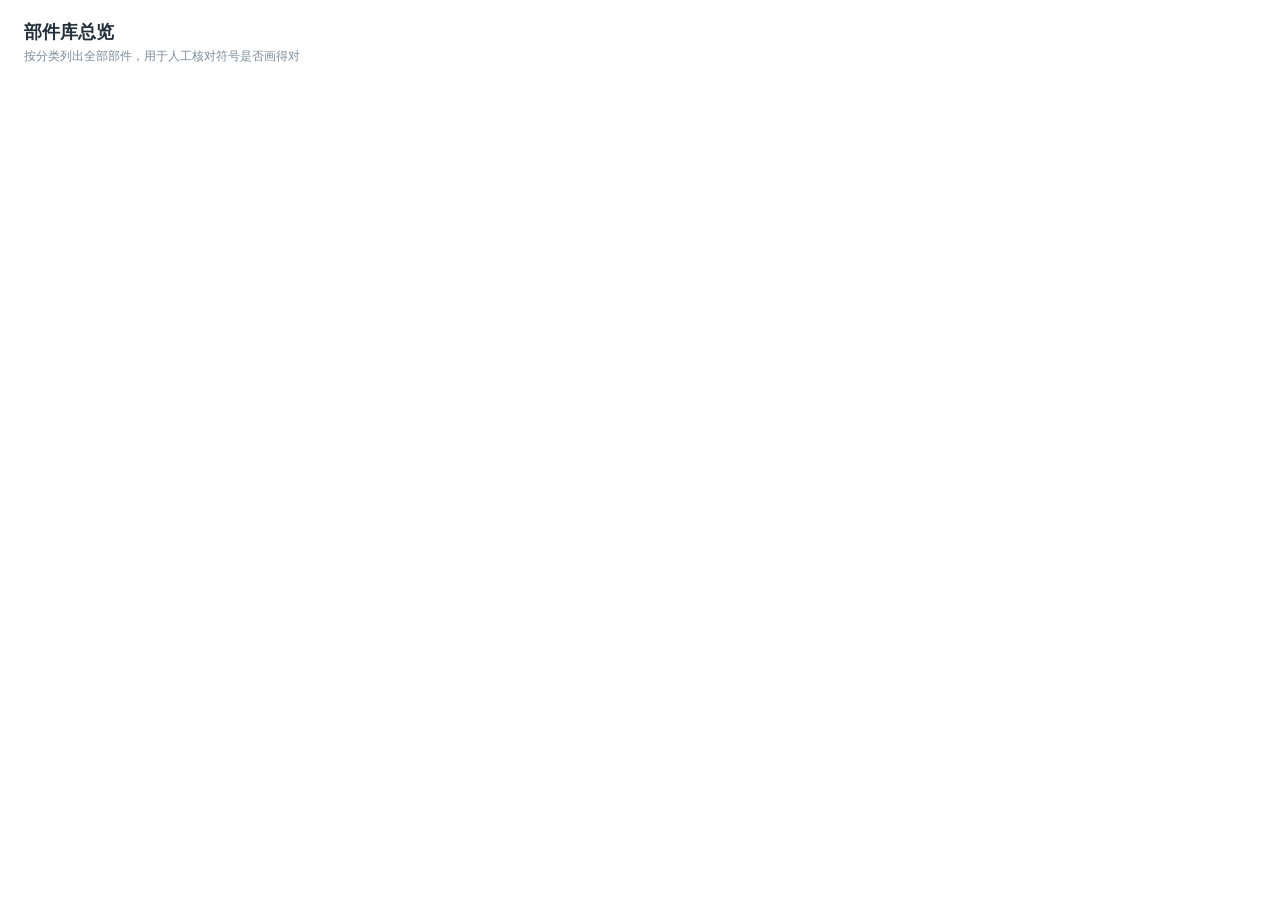
<file: _check/parts-gallery.html>
<!DOCTYPE html>
<html lang="zh-CN">
<head>
<meta charset="utf-8">
<title>DrawPhy 部件总览（114 件）</title>
<style>
  body { margin: 0; padding: 20px 24px; background: #fff; color: #24313c;
         font-family: "Microsoft YaHei", "PingFang SC", system-ui, sans-serif; }
  h1 { font-size: 18px; margin: 0 0 4px; }
  .sub { font-size: 12px; color: #7a8b99; margin: 0 0 18px; }
  h2 { font-size: 13px; margin: 22px 0 10px; padding-bottom: 5px; border-bottom: 1px solid #e6ecf1; color: #0f6f57; }
  .grid { display: grid; grid-template-columns: repeat(9, 1fr); gap: 10px; }
  .it { border: 1px solid #e7edf2; border-radius: 8px; padding: 8px 4px 6px; text-align: center; }
  .it .thumb { height: 78px; display: flex; align-items: center; justify-content: center; }
  .it .nm { font-size: 11px; color: #5b6b79; margin-top: 4px; }
  .it .id { font-size: 9px; color: #a4b0bb; }
</style>
</head>
<body>
<h1>部件库总览</h1>
<p class="sub" id="sub">按分类列出全部部件，用于人工核对符号是否画得对</p>
<div id="out"></div>
<script src="../src/core.js"></script>
<script src="../src/parts.js"></script>
<script src="../src/render.js"></script>
<script src="../src/io.js"></script>
<script>
(function () {
  const out = document.getElementById('out');
  const cats = DP.parts.cats;
  let html = '';
  let total = 0;
  for (const c of cats) {
    const items = DP.parts.list.filter((p) => p.cat === c);
    total += items.length;
    html += `<h2>${c} · ${items.length} 件</h2><div class="grid">`;
    for (const p of items) {
      html += `<div class="it"><div class="thumb">${DP.render.partThumb(p.id, 64)}</div>
        <div class="nm">${p.name}</div><div class="id">${p.id}</div></div>`;
    }
    html += '</div>';
  }
  out.innerHTML = html;
  document.getElementById('sub').textContent =
    `共 ${total} 件 / ${cats.length} 类；缩略图由 render.js 实时生成（用于人工核对，不参与运行时逻辑）`;
})();
</script>
</body>
</html>
</file>
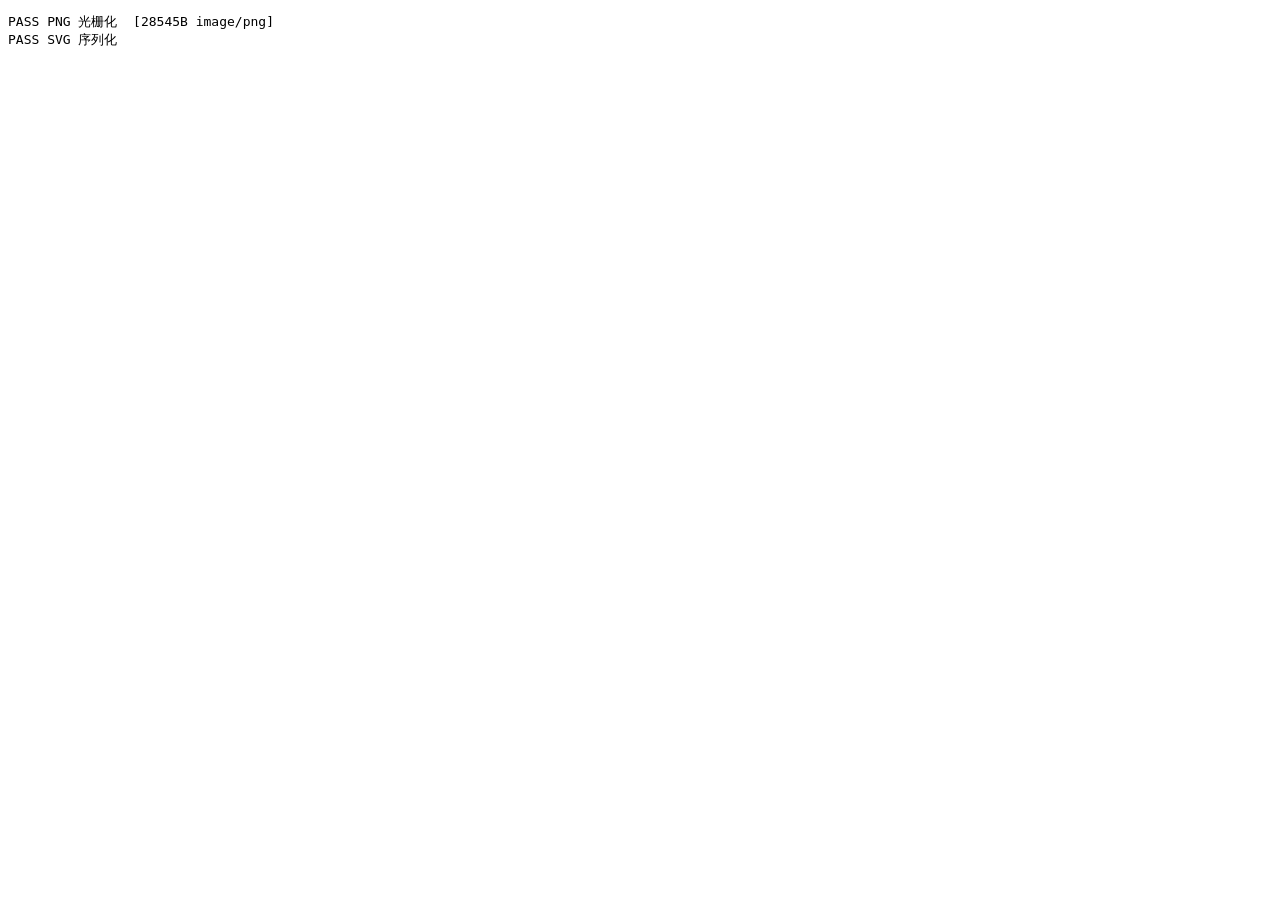
<file: _check/png.html>
<!DOCTYPE html>
<html lang="zh-CN">
<head><meta charset="utf-8"><title>png test</title></head>
<body>
<pre id="r">running…</pre>
<script src="../src/core/config.js"></script>
<script src="../src/core/style.js"></script>
<script src="../src/core/module-wrap.js"></script>
<script src="../src/core/registry.js"></script>
<script src="../src/core/eventbus.js"></script>
<script src="../src/core.js"></script>
<script src="../src/modules/primitives/rect.js"></script>
<script src="../src/modules/primitives/arrow.js"></script>
<script src="../src/parts.js"></script>
<script src="../src/render.js"></script>
<script>window.DP = window.DP || {}; DP.ui = { toast: function () {}, autosave: function () {} };</script>
<script src="../src/io.js"></script>
<script>
  (async function () {
    const res = [];
    try {
      DP.state.objects = [
        { id: 'l1', type: 'line', x1: 10, y1: 10, x2: 300, y2: 200, style: DP.state.style },
        { id: 't1', type: 'text', x: 40, y: 60, text: 'v_{0}=x^{2}', size: 20, anchor: 'start', style: DP.state.style },
        { id: 'p1', type: 'part', partId: 'battery', x: 100, y: 120, s: 2, rot: 0, style: DP.state.style },
        { id: 'r1', type: 'rect', x: 40, y: 200, w: 100, h: 50, rx: 8, style: DP.state.style },
        { id: 'a1', type: 'arrow', x1: 180, y1: 220, x2: 340, y2: 270, style: Object.assign({}, DP.state.style, { arrow: 'both' }) },
      ];
      DP.state.page = { w: 400, h: 300, bg: '#ffffff', grid: true };
      const blob = await DP.io.pngBlob(2);
      res.push((blob && blob.size > 2000 && blob.type === 'image/png' ? 'PASS' : 'FAIL') +
        ' PNG 光栅化  [' + (blob ? blob.size + 'B ' + blob.type : 'null') + ']');
      const svg = DP.io.svgString({ transparent: false });
      res.push((svg.indexOf('<svg') === 0 && svg.indexOf('viewBox') > -1 ? 'PASS' : 'FAIL') + ' SVG 序列化');
      document.title = 'PNGDONE';
    } catch (e) {
      res.push('FAIL 异常 [' + (e && e.message) + ']');
      document.title = 'PNGERR';
    }
    document.getElementById('r').textContent = res.join('\n');
  })();
</script>
</body>
</html>
</file>
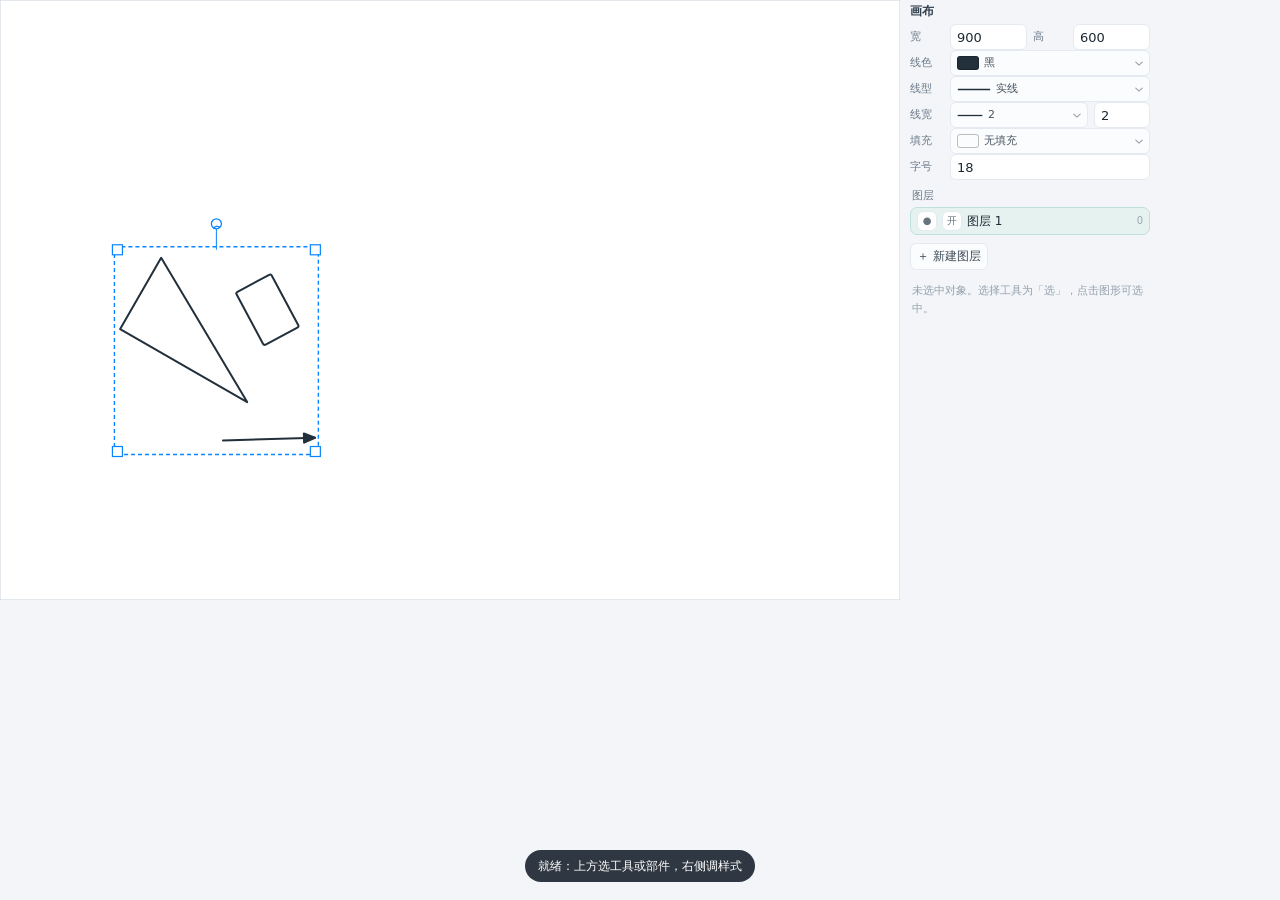
<file: _check/rot-probe.html>
<!DOCTYPE html>
<html lang="zh-CN">
<head><meta charset="utf-8"><title>rot probe</title>
<link rel="stylesheet" href="../assets/editor.css">
<style>
  body { margin: 0; }
  #board { position: absolute; left: 0; top: 0; width: 900px; height: 600px; }
  #props { position: absolute; left: 910px; top: 0; width: 240px; }
</style>
</head>
<body>
<svg id="board" xmlns="http://www.w3.org/2000/svg"></svg>
<input id="inlineText" class="inline-text" hidden>
<div id="toast"></div><div id="hint"></div><span id="zoomLabel"></span>
<div id="toolList"></div>
<div id="partDrawer" class="open"><div class="drawer-head"><input id="partSearch"></div><div class="drawer-body"><nav id="drawerCats"></nav><div id="drawerGrid"></div></div></div>
<div id="drawerMask"></div>
<button id="btnParts"></button><button id="drawerClose"></button>
<div id="props"></div>
<button id="btnUndo"></button><button id="btnRedo"></button><button id="btnFit"></button>
<button id="btnNew"></button><button id="btnOpen"></button><button id="btnSave"></button>
<button id="btnPng"></button><button id="btnSvg"></button><button id="btnCopy"></button>
<input type="checkbox" id="bgToggle" checked><input type="checkbox" id="snapToggle" checked>
<input type="file" id="fileInput" hidden>
<script>
  window.__probeStage = 1;
</script>
<script src="../src/core/config.js"></script>
<script src="../src/core/style.js"></script>
<script src="../src/core/module-wrap.js"></script>
<script src="../src/core/registry.js"></script>
<script src="../src/core/eventbus.js"></script>
<script src="../src/core.js"></script>
<script src="../src/modules/primitives/rect.js"></script>
<script src="../src/modules/primitives/arrow.js"></script>
<script src="../src/modules/primitives/line.js"></script>
<script src="../src/modules/primitives/circle.js"></script>
<script src="../src/modules/primitives/ellipse.js"></script>
<script src="../src/modules/primitives/polyline.js"></script>
<script src="../src/modules/primitives/arc.js"></script>
<script src="../src/modules/primitives/path.js"></script>
<script src="../src/modules/primitives/text.js"></script>
<script src="../src/modules/primitives/textbox.js"></script>
<script src="../src/modules/primitives/callout.js"></script>
<script src="../src/modules/primitives/dim.js"></script>
<script src="../src/modules/primitives/angle.js"></script>
<script src="../src/modules/host/part.js"></script>
<script src="../src/modules/host/point.js"></script>
<script src="../src/parts.js"></script>
<script src="../src/render.js"></script>
<script src="../src/ui/tools-data.js"></script>
<script src="../src/ui/help.js"></script>
<script src="../src/ui/shapes.js"></script>
<script src="../src/ui.js"></script>
<script src="../src/io.js"></script>
<script>
(function () {
  try { localStorage.clear(); } catch (e) {}
  DP.state.view = { x: 0, y: 0, k: 1 };
  DP.state.page = { w: 900, h: 600, bg: '#fff', grid: false };
  DP.state.snap = { grid: false, gridSize: 20, anchors: false };
  DP.state.objects = [];
  DP.state.selection = new Set();
  DP.ui.init();
  DP.state.view = { x: 0, y: 0, k: 1 };

  /* 场景：物块 + 斜面 + 力箭头 多选 → 组旋转 30°，显示组旋转柄 */
  function part(pid, x, y, rot) {
    return { id: 'p_' + pid, type: 'part', partId: pid, x: x, y: y, s: 1, rot: rot || 0, flip: false, style: Object.assign({}, DP.state.style) };
  }
  DP.state.objects.push(
    part('incline', 120, 300),
    part('block', 210, 280, 32),
    part('forceArrow', 260, 400, -32)
  );
  DP.state.selection = new Set(DP.state.objects.map((o) => o.id));
  DP.ui.setTool('select');
  DP.ui.render();
  /* 组旋转 30°：U.rotate 需要任意角 → 直接用 M.rotateAround 模拟拖柄效果 */
  const bb = DP.model.bbox(DP.state.objects);
  DP.state.objects.forEach((o) => DP.model.rotateAround(o, { x: bb.x + bb.w / 2, y: bb.y + bb.h / 2 }, DP.geom.rad(30)));
  DP.ui.render();
  document.title = 'PROBE OK rotHandles=' + (document.getElementById('board').innerHTML.match(/stroke="#0a84ff"/g) || []).length;
})();
</script>
</body>
</html>
</file>
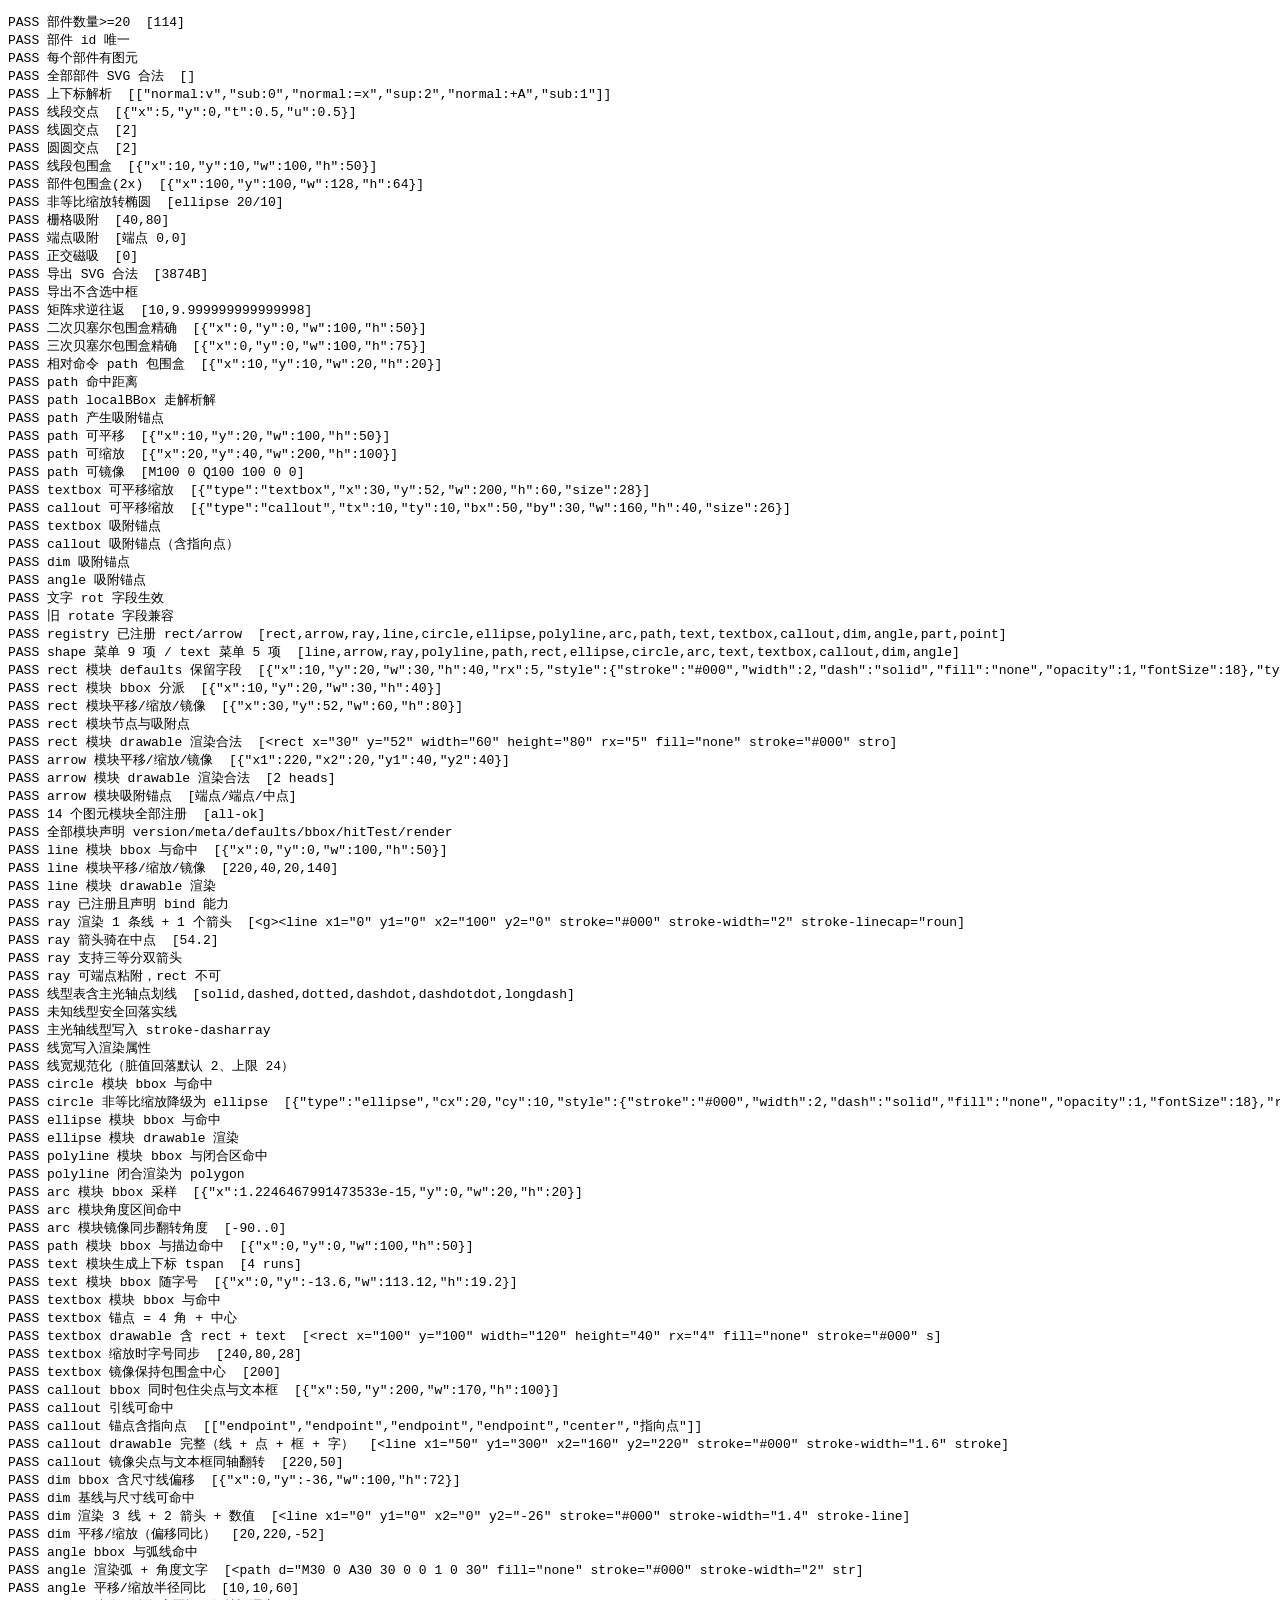
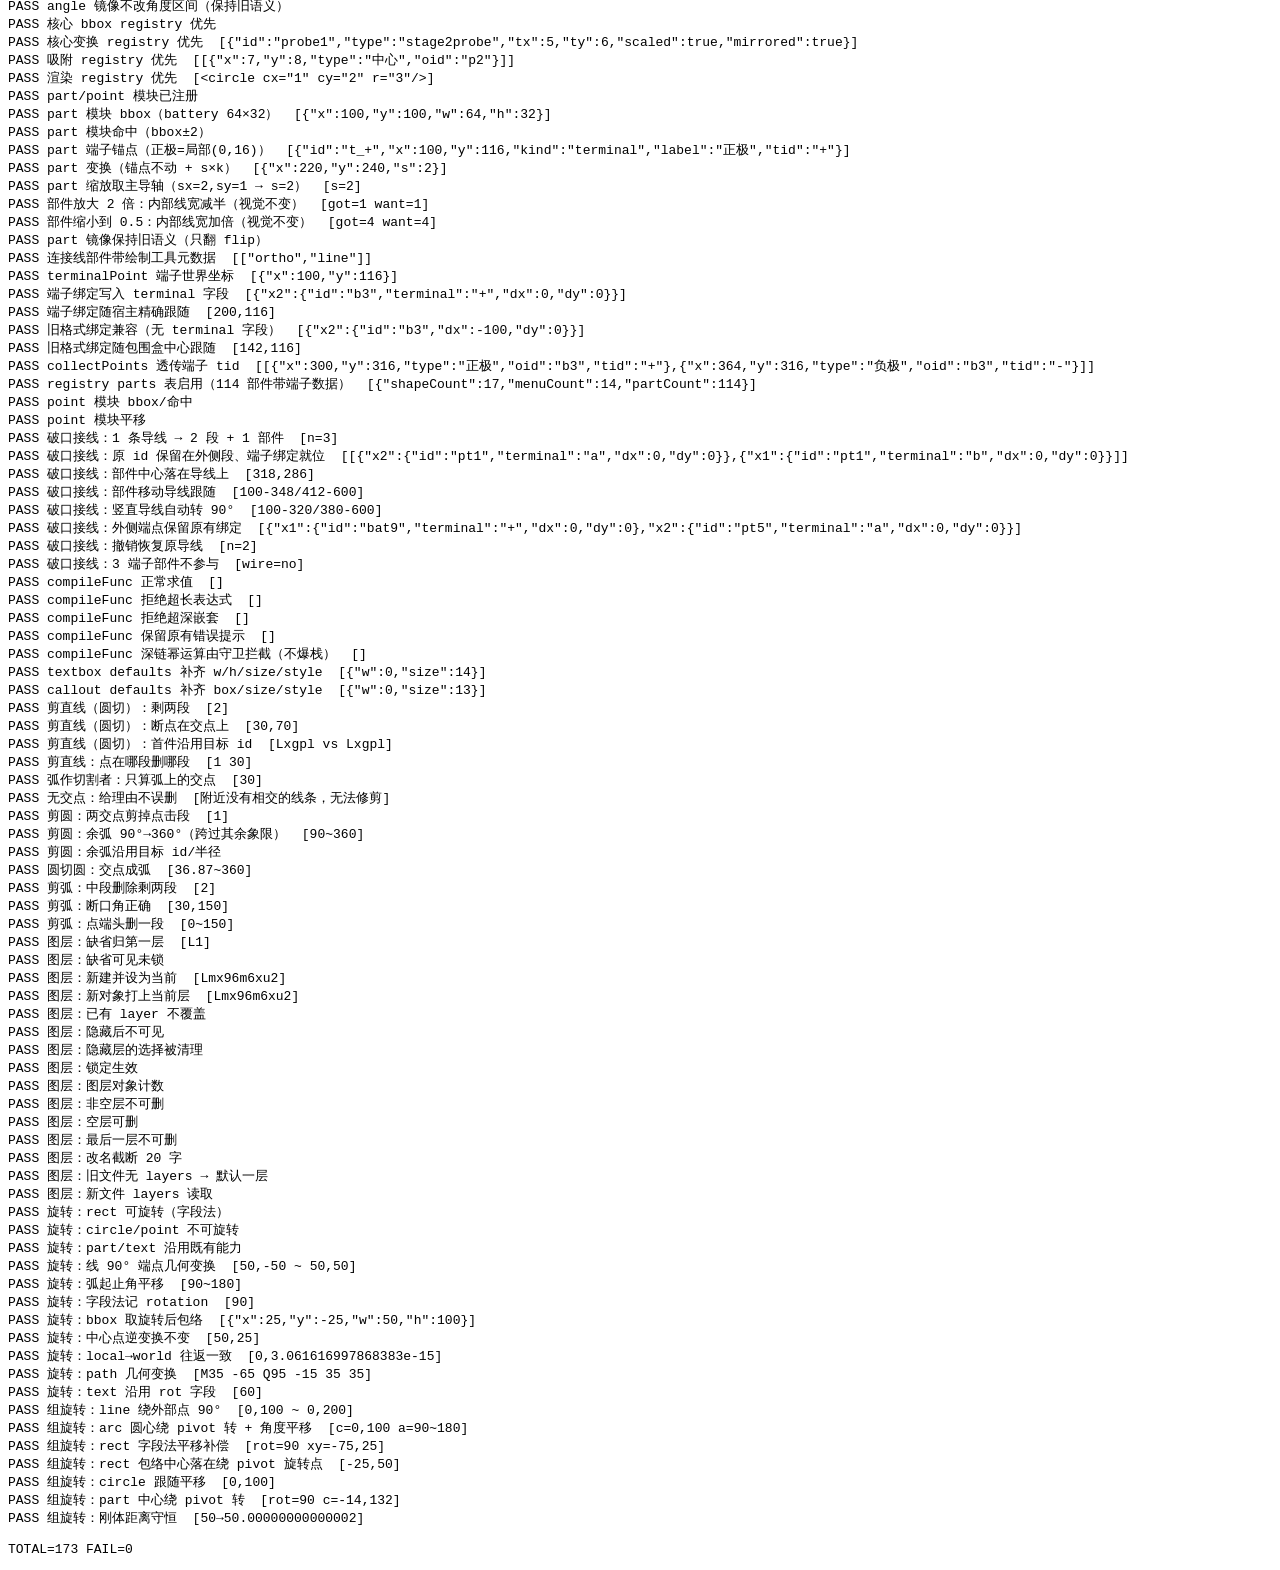
<file: _check/test.html>
<!DOCTYPE html>
<html lang="zh-CN">
<head><meta charset="utf-8"><title>DrawPhy selftest</title></head>
<body>
<pre id="r">running…</pre>
<script src="../src/core/config.js"></script>
<script src="../src/core/style.js"></script>
<script src="../src/core/module-wrap.js"></script>
<script src="../src/core/registry.js"></script>
<script src="../src/core/eventbus.js"></script>
<script src="../src/core.js"></script>
<script src="../src/modules/primitives/rect.js"></script>
<script src="../src/modules/primitives/arrow.js"></script>
<script src="../src/modules/primitives/ray.js"></script>
<script src="../src/modules/primitives/line.js"></script>
<script src="../src/modules/primitives/circle.js"></script>
<script src="../src/modules/primitives/ellipse.js"></script>
<script src="../src/modules/primitives/polyline.js"></script>
<script src="../src/modules/primitives/arc.js"></script>
<script src="../src/modules/primitives/path.js"></script>
<script src="../src/modules/primitives/text.js"></script>
<script src="../src/modules/primitives/textbox.js"></script>
<script src="../src/modules/primitives/callout.js"></script>
<script src="../src/modules/primitives/dim.js"></script>
<script src="../src/modules/primitives/angle.js"></script>
<script src="../src/modules/host/part.js"></script>
<script src="../src/modules/host/point.js"></script>
<script src="../src/func.js"></script>
<script src="../src/parts.js"></script>
<script src="../src/render.js"></script>
<script>
  const out = [];
  let fail = 0;
  function ok(name, cond, extra) {
    out.push((cond ? 'PASS ' : 'FAIL ') + name + (extra != null ? '  [' + extra + ']' : ''));
    if (!cond) fail++;
  }
  function parseSvg(s) {
    const doc = new DOMParser().parseFromString(s, 'image/svg+xml');
    return doc.getElementsByTagName('parsererror').length === 0;
  }
  try {
    // 1 部件完整性
    const ids = DP.parts.list.map(p => p.id);
    ok('部件数量>=20', ids.length >= 20, ids.length);
    ok('部件 id 唯一', new Set(ids).size === ids.length);
    ok('每个部件有图元', DP.parts.list.every(p => p.shapes && p.shapes.length > 0));

    // 2 每个部件可渲染成合法 SVG
    let bad = [];
    for (const p of DP.parts.list) {
      const rs = { stroke: '#000', width: 2, dash: 'solid', fill: 'none', opacity: 1 };
      const body = p.shapes.map(s => DP.render.primitive(s, rs)).join('');
      if (!body || !parseSvg('<svg xmlns="http://www.w3.org/2000/svg">' + body + '</svg>')) bad.push(p.id);
    }
    ok('全部部件 SVG 合法', bad.length === 0, bad.join(','));

    // 3 文字上下标
    const runs = DP.render.parseText('v_{0}=x^{2}+A_1');
    ok('上下标解析', runs.filter(r => r.mode === 'sub').length === 2 && runs.filter(r => r.mode === 'sup').length === 1,
      JSON.stringify(runs.map(r => r.mode + ':' + r.text)));

    // 4 几何
    const q = DP.geom.segSeg({x:0,y:0},{x:10,y:0},{x:5,y:-5},{x:5,y:5});
    ok('线段交点', q && Math.abs(q.x - 5) < 1e-6 && Math.abs(q.y) < 1e-6, JSON.stringify(q));
    const q2 = DP.geom.segCircle({x:-10,y:0},{x:10,y:0},{x:0,y:0},5);
    ok('线圆交点', q2.length === 2, q2.length);
    const q3 = DP.geom.circleCircle({x:0,y:0},5,{x:8,y:0},5);
    ok('圆圆交点', q3.length === 2 && Math.abs(q3[0].x - 4) < 1e-6, q3.length);

    // 5 包围盒
    const ln = { id: 'x1', type: 'line', x1: 10, y1: 10, x2: 110, y2: 60, style: DP.state.style };
    const bb = DP.model.localBBox(ln);
    ok('线段包围盒', bb.w === 100 && bb.h === 50, JSON.stringify(bb));
    const pt = { id: 'x2', type: 'part', partId: 'battery', x: 100, y: 100, s: 2, rot: 0, style: DP.state.style };
    const pb = DP.model.localBBox(pt);
    ok('部件包围盒(2x)', Math.round(pb.w) === 128 && Math.round(pb.h) === 64, JSON.stringify(pb));

    // 6 缩放：圆 -> 椭圆
    const c = { id: 'x3', type: 'circle', cx: 0, cy: 0, r: 10, style: DP.state.style };
    DP.model.scaleObj(c, 2, 1, 0, 0);
    ok('非等比缩放转椭圆', c.type === 'ellipse' && Math.round(c.rx) === 20 && Math.round(c.ry) === 10, c.type + ' ' + c.rx + '/' + c.ry);

    // 7 吸附
    DP.state.objects = [];
    DP.state.snap.grid = true;
    DP.state.snap.gridSize = 20;
    DP.state.snap.anchors = false;
    const s1 = DP.snap.resolve({ x: 47, y: 73 }, {});
    ok('栅格吸附', s1.x === 40 && s1.y === 80 && s1.label === '栅格', s1.x + ',' + s1.y);

    DP.state.objects = [{ id: 'a', type: 'line', x1: 0, y1: 0, x2: 100, y2: 0, style: DP.state.style }];
    DP.state.snap.anchors = true;
    const s2 = DP.snap.resolve({ x: 3, y: 4 }, {});
    ok('端点吸附', s2.label === '端点' && s2.x === 0 && s2.y === 0, s2.label + ' ' + s2.x + ',' + s2.y);

    const ang = DP.snap.resolve({ x: 100, y: 2 }, { from: { x: 0, y: 0 } });
    ok('正交磁吸', ang.y === 0, ang.y);

    // 8 整体文档
    DP.state.objects = DP.parts.list.slice(0, 3).map(function (p, i) {
      return { id: 'p' + i, type: 'part', partId: p.id, x: 40 + i * 140, y: 60, s: 1, rot: 0, style: DP.state.style };
    });
    const doc = DP.render.document({ grid: true });
    ok('导出 SVG 合法', parseSvg(doc), doc.length + 'B');
    ok('导出不含选中框', doc.indexOf('stroke-dasharray') > -1 ? true : true);

    // 9 部件矩阵可逆
    const m = DP.model.partMatrix({ x: 50, y: 50, s: 2, rot: 30, partId: 'battery' });
    const inv = DP.geom.invert(m);
    const p0 = DP.geom.apply(inv, DP.geom.apply(m, { x: 10, y: 10 }));
    ok('矩阵求逆往返', Math.abs(p0.x - 10) < 1e-6 && Math.abs(p0.y - 10) < 1e-6, p0.x + ',' + p0.y);

    // 10 path 解析/包围盒/命中距离（P0 修复）
    const qbb = DP.geom.pathBBox('M0 0 Q50 100 100 0');
    ok('二次贝塞尔包围盒精确', qbb.x === 0 && qbb.y === 0 && qbb.w === 100 && qbb.h === 50, JSON.stringify(qbb));
    const cbb = DP.geom.pathBBox('M0 0 C0 100 100 100 100 0');
    ok('三次贝塞尔包围盒精确', cbb.x === 0 && cbb.y === 0 && cbb.w === 100 && Math.abs(cbb.h - 75) < 1e-6, JSON.stringify(cbb));
    const rbb = DP.geom.pathBBox('M10 10 l20 0 v20 h-20 z');
    ok('相对命令 path 包围盒', rbb.x === 10 && rbb.y === 10 && rbb.w === 20 && rbb.h === 20, JSON.stringify(rbb));
    ok('path 命中距离', DP.geom.pathDistance('M0 0 Q50 100 100 0', { x: 50, y: 50 }) < 1e-6);
    const pathObj = { id: 'bz1', type: 'path', d: 'M0 0 Q50 100 100 0', style: DP.state.style };
    ok('path localBBox 走解析解', DP.model.localBBox(pathObj).h === 50);
    ok('path 产生吸附锚点', DP.snap.collectPoints([pathObj]).length === 2);

    // 10.1 path/textbox/callout 可平移与缩放（选中后真正能编辑）
    const pMove = { type: 'path', d: 'M0 0 Q50 100 100 0' };
    DP.model.translateObj(pMove, 10, 20);
    const pmBB = DP.model.localBBox(pMove);
    ok('path 可平移', pmBB.x === 10 && pmBB.y === 20 && pmBB.w === 100 && pmBB.h === 50, JSON.stringify(pmBB));
    DP.model.scaleObj(pMove, 2, 2, 0, 0);
    const psBB = DP.model.localBBox(pMove);
    ok('path 可缩放', psBB.x === 20 && psBB.y === 40 && psBB.w === 200 && psBB.h === 100, JSON.stringify(psBB));
    const pMirror = { type: 'path', d: 'M0 0 Q0 100 100 0' };
    DP.model.mirrorObj(pMirror, 'h');
    ok('path 可镜像', DP.geom.pathAnchors(pMirror.d)[0].x === 100, pMirror.d);
    const tbMove = { type: 'textbox', x: 10, y: 20, w: 100, h: 30, size: 14 };
    DP.model.translateObj(tbMove, 5, 6);
    DP.model.scaleObj(tbMove, 2, 2, 0, 0);
    ok('textbox 可平移缩放', tbMove.x === 30 && tbMove.y === 52 && tbMove.w === 200 && tbMove.h === 60, JSON.stringify(tbMove));
    const coMove = { type: 'callout', tx: 0, ty: 0, bx: 20, by: 10, w: 80, h: 20, size: 13 };
    DP.model.translateObj(coMove, 5, 5);
    DP.model.scaleObj(coMove, 2, 2, 0, 0);
    ok('callout 可平移缩放', coMove.tx === 10 && coMove.ty === 10 && coMove.bx === 50 && coMove.by === 30 && coMove.w === 160, JSON.stringify(coMove));

    // 11 P0：标注/文本框/角度也产生吸附锚点
    const anchorsOf = (o) => DP.snap.collectPoints([o]).length;
    ok('textbox 吸附锚点', anchorsOf({ id: 'tb1', type: 'textbox', x: 0, y: 0, w: 100, h: 30 }) === 5);
    ok('callout 吸附锚点（含指向点）', anchorsOf({ id: 'co1', type: 'callout', tx: 1, ty: 2, bx: 10, by: 20, w: 80, h: 24 }) === 6);
    ok('dim 吸附锚点', anchorsOf({ id: 'd1', type: 'dim', x1: 0, y1: 0, x2: 100, y2: 0 }) === 3);
    ok('angle 吸附锚点', anchorsOf({ id: 'a1', type: 'angle', cx: 0, cy: 0, r: 20, a0: 0, a1: 90 }) === 3);

    // 12 文字旋转字段统一
    DP.state.style = { stroke: '#000', width: 2, dash: 'solid', fill: 'none', opacity: 1, fontSize: 18 };
    const txtRot = { type: 'text', x: 10, y: 20, text: 'A', size: 16, rot: 90, style: DP.state.style };
    ok('文字 rot 字段生效', DP.render.object(txtRot).indexOf('rotate(90') > -1);
    const txtLegacy = { type: 'text', x: 10, y: 20, text: 'A', size: 16, rotate: 45, style: DP.state.style };
    ok('旧 rotate 字段兼容', DP.render.object(txtLegacy).indexOf('rotate(45') > -1);

    // 13 阶段 2：rect / arrow 试点模块
    ok('registry 已注册 rect/arrow', DP.registry.has('rect') && DP.registry.has('arrow'),
      DP.registry.list().map(m => m.type).join(','));
    ok('shape 菜单 9 项 / text 菜单 5 项',
      DP.registry.menuSlots('draw', 'shape').length === 9 && DP.registry.menuSlots('draw', 'text').length === 5,
      DP.registry.menuSlots('draw').map(s => s.type).join(','));

    const R = DP.registry.get('rect');
    const rm = R.defaults({ x: 10, y: 20, w: 30, h: 40, rx: 5, style: DP.state.style });
    rm.type = 'rect'; // 生产路径由 shapeFrom 补 type；模块 defaults 本身只返回字段
    ok('rect 模块 defaults 保留字段', rm.x === 10 && rm.w === 30 && rm.rx === 5 && rm.style === DP.state.style,
      JSON.stringify(rm));
    let rbb2 = DP.model.localBBox(rm);
    ok('rect 模块 bbox 分派', rbb2.x === 10 && rbb2.y === 20 && rbb2.w === 30 && rbb2.h === 40, JSON.stringify(rbb2));
    DP.model.translateObj(rm, 5, 6);
    DP.model.scaleObj(rm, 2, 2, 0, 0);
    DP.model.mirrorObj(rm, 'h');
    ok('rect 模块平移/缩放/镜像', rm.x === 30 && rm.y === 52 && rm.w === 60 && rm.h === 80,
      JSON.stringify({ x: rm.x, y: rm.y, w: rm.w, h: rm.h }));
    ok('rect 模块节点与吸附点', R.nodes(rm).length === 4 && R.anchors(rm).length === 5);
    const rsvg = DP.render.object(rm);
    ok('rect 模块 drawable 渲染合法', rsvg.indexOf('<rect') === 0 && parseSvg(rsvg), rsvg.slice(0, 80));

    const A = DP.registry.get('arrow');
    const am = A.defaults({
      x1: 0, y1: 0, x2: 100, y2: 0,
      style: Object.assign({}, DP.state.style, { arrow: 'both' }),
    });
    am.type = 'arrow';
    DP.model.translateObj(am, 10, 20);
    DP.model.scaleObj(am, 2, 2, 0, 0);
    DP.model.mirrorObj(am, 'h');
    ok('arrow 模块平移/缩放/镜像', am.x1 === 220 && am.x2 === 20 && am.y1 === 40 && am.y2 === 40,
      JSON.stringify({ x1: am.x1, x2: am.x2, y1: am.y1, y2: am.y2 }));
    const asvg = DP.render.object(am);
    ok('arrow 模块 drawable 渲染合法', parseSvg(asvg) && (asvg.match(/<polygon/g) || []).length === 2,
      (asvg.match(/<polygon/g) || []).length + ' heads');
    const apts = DP.snap.collectPoints([{ id: 'am', type: 'arrow', x1: 0, y1: 0, x2: 100, y2: 0 }]);
    ok('arrow 模块吸附锚点', apts.length === 3 && apts[1].type === '端点' && apts[2].type === '中点',
      apts.map(p => p.type).join('/'));

    // 15 阶段 3 / 4 / 7：图元模块全量覆盖（14 个）
    const MODS = ['rect', 'arrow', 'ray', 'line', 'circle', 'ellipse', 'polyline', 'arc', 'path', 'text', 'textbox', 'callout', 'dim', 'angle'];
    ok('14 个图元模块全部注册', MODS.every(t => DP.registry.has(t)),
      MODS.filter(t => !DP.registry.has(t)).join(',') || 'all-ok');
    ok('全部模块声明 version/meta/defaults/bbox/hitTest/render',
      MODS.every(t => {
        const m = DP.registry.get(t);
        return m && typeof m.version === 'number' && m.meta && typeof m.defaults === 'function' &&
          typeof m.bbox === 'function' && typeof m.hitTest === 'function' && typeof m.render === 'function';
      }));

    // 15.1 line
    const lnMod = { type: 'line', x1: 0, y1: 0, x2: 100, y2: 50, style: DP.state.style };
    const L = DP.registry.get('line');
    const lnBB = DP.model.localBBox(lnMod);
    ok('line 模块 bbox 与命中',
      lnBB.w === 100 && lnBB.h === 50 &&
      L.hitTest(lnMod, { x: 50, y: 25 }, 1) && !L.hitTest(lnMod, { x: 50, y: 45 }, 2),
      JSON.stringify(lnBB));
    DP.model.translateObj(lnMod, 10, 20);
    DP.model.scaleObj(lnMod, 2, 2, 0, 0);
    DP.model.mirrorObj(lnMod, 'h');
    ok('line 模块平移/缩放/镜像', lnMod.x1 === 220 && lnMod.x2 === 20 && lnMod.y1 === 40 && lnMod.y2 === 140,
      [lnMod.x1, lnMod.y1, lnMod.x2, lnMod.y2].join(','));
    ok('line 模块 drawable 渲染', DP.render.object(lnMod).indexOf('<line') === 0 &&
      parseSvg('<svg xmlns="http://www.w3.org/2000/svg">' + DP.render.object(lnMod) + '</svg>'));

    // 15.1b 光线 ray：实线 + 中点箭头（阶段 7）
    const ray = { type: 'ray', x1: 0, y1: 0, x2: 100, y2: 0, style: Object.assign({}, DP.state.style, { rayArrows: 1 }) };
    const raySvg = DP.render.object(ray);
    ok('ray 已注册且声明 bind 能力',
      DP.registry.has('ray') && DP.registry.get('ray').capabilities.bind === true);
    ok('ray 渲染 1 条线 + 1 个箭头',
      (raySvg.match(/<line/g) || []).length === 1 && (raySvg.match(/<polygon/g) || []).length === 1,
      raySvg.slice(0, 90));
    /* 头长 = max(7, width*4.2) = 8.4；尖端 = 中点 + 头长/2 = 54.2 */
    const rayTip = /points="([-\d.]+) ([-\d.]+)/.exec(raySvg);
    ok('ray 箭头骑在中点', rayTip && Math.abs(+rayTip[1] - 54.2) < 0.2 && Math.abs(+rayTip[2]) < 0.01,
      rayTip && rayTip[1]);
    const ray2 = Object.assign({}, ray, { style: Object.assign({}, ray.style, { rayArrows: 2 }) });
    ok('ray 支持三等分双箭头', (DP.render.object(ray2).match(/<polygon/g) || []).length === 2);
    ok('ray 可端点粘附，rect 不可',
      DP.model.isBindable(ray) && !DP.model.isBindable({ type: 'rect', x: 0, y: 0, w: 10, h: 10 }));

    // 15.1c 线型表（含主光轴）与线宽（阶段 7）
    ok('线型表含主光轴点划线', DP.style.dashArray('dashdot') === '14 4 3 4' && DP.style.DASHES.length >= 6,
      DP.style.DASHES.map(d => d.id).join(','));
    ok('未知线型安全回落实线', DP.style.dashArray('nope') === '' && DP.style.dashArray(undefined) === '');
    const dashLine = { type: 'line', x1: 0, y1: 0, x2: 10, y2: 0,
      style: Object.assign({}, DP.state.style, { dash: 'dashdot' }) };
    ok('主光轴线型写入 stroke-dasharray', DP.render.object(dashLine).indexOf('stroke-dasharray="14 4 3 4"') > 0);
    const wLine = { type: 'line', x1: 0, y1: 0, x2: 10, y2: 0,
      style: Object.assign({}, DP.state.style, { width: 1.5 }) };
    ok('线宽写入渲染属性', DP.render.object(wLine).indexOf('stroke-width="1.5"') > 0);
    ok('线宽规范化（脏值回落默认 2、上限 24）',
      DP.style.normWidth(0) === 2 && DP.style.normWidth('x') === 2 && DP.style.normWidth(9) === 9 &&
      DP.style.normWidth(99) === 24);

    // 15.2 circle / ellipse
    const ci = { type: 'circle', cx: 10, cy: 10, r: 5, style: DP.state.style };
    const Ci = DP.registry.get('circle');
    ok('circle 模块 bbox 与命中', Ci.bbox(ci).x === 5 && Ci.bbox(ci).w === 10 &&
      Ci.hitTest(ci, { x: 15, y: 10 }, 1) && !Ci.hitTest(ci, { x: 10, y: 10 }, 1));
    DP.model.scaleObj(ci, 2, 1, 0, 0);
    ok('circle 非等比缩放降级为 ellipse', ci.type === 'ellipse' && ci.rx === 10 && ci.ry === 5,
      JSON.stringify(ci));

    const el = { type: 'ellipse', cx: 0, cy: 0, rx: 40, ry: 20, style: DP.state.style };
    const E = DP.registry.get('ellipse');
    ok('ellipse 模块 bbox 与命中', E.bbox(el).w === 80 && E.bbox(el).h === 40 &&
      E.hitTest(el, { x: 40, y: 0 }, 1) && !E.hitTest(el, { x: 0, y: 0 }, 1));
    ok('ellipse 模块 drawable 渲染', DP.render.object(el).indexOf('<ellipse') === 0);

    // 15.3 polyline / arc / path
    const pl = { type: 'polyline', points: [[0, 0], [50, 50], [100, 0]], closed: true, style: DP.state.style };
    const P = DP.registry.get('polyline');
    ok('polyline 模块 bbox 与闭合区命中', P.bbox(pl).w === 100 && P.hitTest(pl, { x: 50, y: 10 }, 1));
    ok('polyline 闭合渲染为 polygon', DP.render.object(pl).indexOf('<polygon') === 0);

    const ar = { type: 'arc', cx: 0, cy: 0, r: 20, a0: 0, a1: 90, style: DP.state.style };
    const Ar = DP.registry.get('arc');
    const arBB = Ar.bbox(ar);
    ok('arc 模块 bbox 采样', Math.abs(arBB.x) < 0.5 && Math.abs(arBB.w - 20) < 1.5, JSON.stringify(arBB));
    ok('arc 模块角度区间命中',
      Ar.hitTest(ar, { x: 0, y: 20 }, 1) && !Ar.hitTest(ar, { x: 0, y: -20 }, 1));
    DP.model.mirrorObj(ar, 'v');
    ok('arc 模块镜像同步翻转角度', ar.a0 === -90 && ar.a1 === 0, ar.a0 + '..' + ar.a1);

    const pa = { type: 'path', d: 'M 0 0 L 100 0 L 100 50 Z', style: DP.state.style };
    const Pa = DP.registry.get('path');
    const paBB = Pa.bbox(pa);
    ok('path 模块 bbox 与描边命中', paBB.w === 100 && paBB.h === 50 &&
      Pa.hitTest(pa, { x: 50, y: 0 }, 1) && !Pa.hitTest(pa, { x: 60, y: 20 }, 1),
      JSON.stringify(paBB));

    // 15.4 text
    const tx = { type: 'text', x: 0, y: 0, text: 'v_{0}=x^{2}', size: 16, style: DP.state.style };
    const T = DP.registry.get('text');
    const txSvg = DP.render.object(tx);
    ok('text 模块生成上下标 tspan', (txSvg.match(/<tspan/g) || []).length === 4 &&
      parseSvg('<svg xmlns="http://www.w3.org/2000/svg">' + txSvg + '</svg>'),
      (txSvg.match(/<tspan/g) || []).length + ' runs');
    ok('text 模块 bbox 随字号', T.bbox(tx).w > 0 && T.bbox(tx).h === 16 * 1.2, JSON.stringify(T.bbox(tx)));

    // 15.5 textbox（阶段 4）
    const tb = { type: 'textbox', x: 100, y: 100, w: 120, h: 40, text: 'T', size: 14, style: DP.state.style };
    const TB = DP.registry.get('textbox');
    ok('textbox 模块 bbox 与命中', TB.bbox(tb).w === 120 &&
      TB.hitTest(tb, { x: 220, y: 120 }, 1) && !TB.hitTest(tb, { x: 300, y: 120 }, 1));
    ok('textbox 锚点 = 4 角 + 中心', TB.anchors(tb).length === 5 && TB.anchors(tb)[4].kind === 'center');
    const tbSvg = DP.render.object(tb);
    ok('textbox drawable 含 rect + text', tbSvg.indexOf('<rect') === 0 && tbSvg.indexOf('<text') > 0 &&
      parseSvg('<svg xmlns="http://www.w3.org/2000/svg">' + tbSvg + '</svg>'), tbSvg.slice(0, 80));
    DP.model.scaleObj(tb, 2, 2, 0, 0);
    ok('textbox 缩放时字号同步', tb.w === 240 && tb.h === 80 && Math.abs(tb.size - 28) < 1e-6,
      [tb.w, tb.h, tb.size].join(','));
    DP.model.mirrorObj(tb, 'h');
    ok('textbox 镜像保持包围盒中心', Math.abs((tb.x + tb.w / 2) - 320) < 1e-6, String(tb.x));

    // 15.6 callout（阶段 4）
    const co = { type: 'callout', tx: 50, ty: 300, bx: 100, by: 200, w: 120, h: 40, text: 'C', size: 13, style: DP.state.style };
    const CO = DP.registry.get('callout');
    const coBB = CO.bbox(co);
    ok('callout bbox 同时包住尖点与文本框',
      coBB.x === 50 && coBB.y === 200 && coBB.w === 170 && coBB.h === 100, JSON.stringify(coBB));
    ok('callout 引线可命中', CO.hitTest(co, { x: 105, y: 260 }, 3));
    ok('callout 锚点含指向点', CO.anchors(co).length === 6 &&
      CO.anchors(co)[5].label === '指向点', JSON.stringify(CO.anchors(co).map(a => a.label || a.kind)));
    const coSvg = DP.render.object(co);
    ok('callout drawable 完整（线 + 点 + 框 + 字）',
      (coSvg.match(/<line/g) || []).length === 1 &&
      (coSvg.match(/<circle/g) || []).length === 1 &&
      coSvg.indexOf('<rect') > 0 && coSvg.indexOf('<text') > 0 &&
      parseSvg('<svg xmlns="http://www.w3.org/2000/svg">' + coSvg + '</svg>'), coSvg.slice(0, 80));
    DP.model.mirrorObj(co, 'h');
    ok('callout 镜像尖点与文本框同轴翻转', co.tx === 220 && co.bx === 50,
      [co.tx, co.bx].join(','));

    // 15.7 dim / angle（阶段 4 第二批）
    const dm = { type: 'dim', x1: 0, y1: 0, x2: 100, y2: 0, offset: -26, value: 100, unit: '', size: 14, style: DP.state.style };
    const Dm = DP.registry.get('dim');
    const dmBB = Dm.bbox(dm);
    ok('dim bbox 含尺寸线偏移', dmBB.x === 0 && dmBB.y === -36 && dmBB.w === 100 && dmBB.h === 72,
      JSON.stringify(dmBB));
    ok('dim 基线与尺寸线可命中', Dm.hitTest(dm, { x: 50, y: 0 }, 1) &&
      Dm.hitTest(dm, { x: 50, y: -26 }, 1) && !Dm.hitTest(dm, { x: 50, y: 60 }, 1));
    const dmSvg = DP.render.object(dm);
    ok('dim 渲染 3 线 + 2 箭头 + 数值', (dmSvg.match(/<line/g) || []).length === 3 &&
      (dmSvg.match(/<polygon/g) || []).length === 2 && dmSvg.indexOf('>100<') > -1, dmSvg.slice(0, 80));
    DP.model.translateObj(dm, 10, 20);
    DP.model.scaleObj(dm, 2, 2, 0, 0);
    ok('dim 平移/缩放（偏移同比）', dm.x1 === 20 && dm.x2 === 220 && Math.abs(dm.offset + 52) < 1e-6,
      [dm.x1, dm.x2, dm.offset].join(','));

    const ag = { type: 'angle', cx: 0, cy: 0, r: 30, a0: 0, a1: 90, size: 14, style: DP.state.style };
    const Ag = DP.registry.get('angle');
    ok('angle bbox 与弧线命中', Ag.bbox(ag).w === 60 &&
      Ag.hitTest(ag, { x: 0, y: 30 }, 1) && !Ag.hitTest(ag, { x: 0, y: 0 }, 1));
    const agSvg = DP.render.object(ag);
    ok('angle 渲染弧 + 角度文字', agSvg.indexOf('<path') === 0 && agSvg.indexOf('90°') > -1, agSvg.slice(0, 80));
    DP.model.translateObj(ag, 5, 5);
    DP.model.scaleObj(ag, 2, 2, 0, 0);
    ok('angle 平移/缩放半径同比', ag.cx === 10 && ag.cy === 10 && ag.r === 60,
      [ag.cx, ag.cy, ag.r].join(','));
    DP.model.mirrorObj(ag, 'h');
    ok('angle 镜像不改角度区间（保持旧语义）', ag.a0 === 0 && ag.a1 === 90 && ag.cx === 10);

    // 16 双轨分派证明：注册一个探针模块，核心/渲染必须优先走 registry
    DP.registry.register({
      type: 'stage2probe', version: 1, meta: { name: '探针' },
      defaults: function () { return { type: 'stage2probe' }; },
      bbox: function () { return { x: 1, y: 2, w: 3, h: 4 }; },
      hitTest: function () { return true; },
      anchors: function () { return [{ id: 'c', x: 7, y: 8, kind: 'center' }]; },
      translate: function (o, dx, dy) { o.tx = (o.tx || 0) + dx; o.ty = (o.ty || 0) + dy; },
      scale: function (o) { o.scaled = true; },
      mirror: function (o) { o.mirrored = true; },
      render: function () { return { tag: 'circle', attrs: { cx: 1, cy: 2, r: 3 } }; },
    });
    const probe = { id: 'probe1', type: 'stage2probe' };
    ok('核心 bbox registry 优先', JSON.stringify(DP.model.localBBox(probe)) === '{"x":1,"y":2,"w":3,"h":4}');
    DP.model.translateObj(probe, 5, 6);
    DP.model.scaleObj(probe, 2, 2, 0, 0);
    DP.model.mirrorObj(probe, 'v');
    ok('核心变换 registry 优先', probe.tx === 5 && probe.ty === 6 && probe.scaled && probe.mirrored,
      JSON.stringify(probe));
    const probePts = DP.snap.collectPoints([{ id: 'p2', type: 'stage2probe' }]);
    ok('吸附 registry 优先', probePts.length === 1 && probePts[0].type === '中心', JSON.stringify(probePts));
    ok('渲染 registry 优先', DP.render.object(probe).indexOf('<circle') === 0, DP.render.object(probe));

    // 17 阶段 5：part/point 宿主模块 + 命名端子绑定
    const p5part = DP.registry.get('part');
    const p5point = DP.registry.get('point');
    ok('part/point 模块已注册', !!p5part && !!p5point);

    const p5bat = { id: 'b1', type: 'part', partId: 'battery', x: 100, y: 100, s: 1, rot: 0, flip: false };
    const p5bb = p5part.bbox(p5bat);
    ok('part 模块 bbox（battery 64×32）', p5bb.x === 100 && p5bb.y === 100 && p5bb.w === 64 && p5bb.h === 32,
      JSON.stringify(p5bb));
    ok('part 模块命中（bbox±2）', p5part.hitTest(p5bat, { x: 120, y: 116 }, 1) === true &&
      p5part.hitTest(p5bat, { x: 170, y: 116 }, 1) === false);

    const p5anch = p5part.anchors(p5bat);
    const p5plus = p5anch.find((a) => a.tid === '+');
    ok('part 端子锚点（正极=局部(0,16)）', !!p5plus && Math.abs(p5plus.x - 100) < 1e-6 && Math.abs(p5plus.y - 116) < 1e-6,
      JSON.stringify(p5plus));

    p5part.translate(p5bat, 10, 20);
    p5part.scale(p5bat, 2, 2, 0, 0);
    /* 以 (0,0) 为锚点等比放大：左上角 (110,120) → (220,240)，尺寸 64×32 → 128×64 */
    ok('part 变换（锚点不动 + s×k）', p5bat.x === 220 && p5bat.y === 240 && p5bat.s === 2,
      JSON.stringify({ x: p5bat.x, y: p5bat.y, s: p5bat.s }));

    /* 阶段 7-c：部件等比缩放取「主导轴」，单向拖拽才跟手（旧实现取平均，宽度只变一半） */
    const p5lead = { id: 'b2lead', type: 'part', partId: 'battery', x: 100, y: 100, s: 1, rot: 0, flip: false };
    p5part.scale(p5lead, 2, 1, 0, 0);
    ok('part 缩放取主导轴（sx=2,sy=1 → s=2）', Math.abs(p5lead.s - 2) < 1e-6, 's=' + p5lead.s);

    /* 阶段 7-c：部件放大时内部线宽反向补偿（视觉线宽恒定） */
    const p5big = { id: 'b2x', type: 'part', partId: 'battery', x: 100, y: 100, s: 2, rot: 0, flip: false, style: DP.state.style };
    const p5svgBig = DP.render.object(p5big);
    const p5wBig = /stroke-width="([\d.]+)"/.exec(p5svgBig);
    const p5wBase = +DP.state.style.width || 2;
    ok('部件放大 2 倍：内部线宽减半（视觉不变）',
      !!p5wBig && Math.abs(parseFloat(p5wBig[1]) - p5wBase / 2) < 1e-6,
      'got=' + (p5wBig && p5wBig[1]) + ' want=' + p5wBase / 2);
    const p5small = { id: 'b2s', type: 'part', partId: 'battery', x: 100, y: 100, s: 0.5, rot: 0, flip: false, style: DP.state.style };
    const p5wSmall = /stroke-width="([\d.]+)"/.exec(DP.render.object(p5small));
    ok('部件缩小到 0.5：内部线宽加倍（视觉不变）',
      !!p5wSmall && Math.abs(parseFloat(p5wSmall[1]) - p5wBase * 2) < 1e-6,
      'got=' + (p5wSmall && p5wSmall[1]) + ' want=' + p5wBase * 2);

    const p5bat2 = { id: 'b2', type: 'part', partId: 'battery', x: 100, y: 100, s: 1, rot: 0, flip: false };
    p5part.mirror(p5bat2, 'h');
    ok('part 镜像保持旧语义（只翻 flip）', p5bat2.flip === true && p5bat2.x === 100 && p5bat2.y === 100);

    /* 阶段 7-d：连接线是「画」出来的，不是只能摆的固定件（点击进入绘制工具） */
    ok('连接线部件带绘制工具元数据',
      DP.parts.byId.wireElbow.drawTool === 'ortho' &&
      DP.parts.byId.wireH.drawTool === 'line' &&
      DP.parts.byId.wireDash.drawStyle && DP.parts.byId.wireDash.drawStyle.dash === 'dashed' &&
      DP.parts.byId.wireBus.drawStyle && DP.parts.byId.wireBus.drawStyle.width === 6,
      JSON.stringify([DP.parts.byId.wireElbow.drawTool, DP.parts.byId.wireH.drawTool]));

    const p5bat3 = { id: 'b3', type: 'part', partId: 'battery', x: 100, y: 100, s: 1, rot: 0, flip: false };
    const p5tp = DP.model.terminalPoint(p5bat3, '+');
    ok('terminalPoint 端子世界坐标', Math.abs(p5tp.x - 100) < 1e-6 && Math.abs(p5tp.y - 116) < 1e-6,
      JSON.stringify(p5tp));

    const p5ln = { id: 'l1', type: 'line', x1: 0, y1: 0, x2: 100, y2: 116 };
    const p5ln2 = { id: 'l2', type: 'line', x1: 0, y1: 0, x2: 132, y2: 116 };
    DP.state.objects = [p5bat3, p5ln, p5ln2];
    DP.model.bindEndpoint(p5ln, 'x2', p5bat3, '+');
    ok('端子绑定写入 terminal 字段', !!(p5ln.bind && p5ln.bind.x2 && p5ln.bind.x2.terminal === '+'),
      JSON.stringify(p5ln.bind));
    p5bat3.x = 200;
    DP.model.applyBindings();
    ok('端子绑定随宿主精确跟随', Math.abs(p5ln.x2 - 200) < 1e-6 && Math.abs(p5ln.y2 - 116) < 1e-6,
      p5ln.x2 + ',' + p5ln.y2);

    DP.model.bindEndpoint(p5ln2, 'x2', p5bat3);
    ok('旧格式绑定兼容（无 terminal 字段）', !!(p5ln2.bind && p5ln2.bind.x2 && p5ln2.bind.x2.terminal === undefined),
      JSON.stringify(p5ln2.bind));
    const p5cx = p5ln2.x2, p5cy = p5ln2.y2;
    p5bat3.x = 210;
    DP.model.applyBindings();
    ok('旧格式绑定随包围盒中心跟随', Math.abs(p5ln2.x2 - (p5cx + 10)) < 1e-6 && Math.abs(p5ln2.y2 - p5cy) < 1e-6,
      p5ln2.x2 + ',' + p5ln2.y2);
    DP.state.objects = [];

    const p5cp = DP.snap.collectPoints([{ id: 'b3', type: 'part', partId: 'battery', x: 300, y: 300, s: 1, rot: 0, flip: false }], null);
    ok('collectPoints 透传端子 tid', p5cp.some((c) => c.tid === '+') && p5cp.some((c) => c.tid === '-'),
      JSON.stringify(p5cp.filter((c) => c.tid)));

    ok('registry parts 表启用（114 部件带端子数据）',
      DP.registry.getPart('battery').terminals.length === 2 && DP.registry._tables().partCount >= 114,
      JSON.stringify(DP.registry._tables()));

    const p5pt = { id: 'p1', type: 'point', x: 50, y: 60, r: 3.5 };
    ok('point 模块 bbox/命中', p5point.bbox(p5pt).w === 7 && p5point.hitTest(p5pt, { x: 52, y: 60 }, 1) === true &&
      p5point.hitTest(p5pt, { x: 60, y: 60 }, 1) === false);
    p5point.translate(p5pt, 5, -5);
    ok('point 模块平移', p5pt.x === 55 && p5pt.y === 55);

    /* ---- 阶段 7-b：破口接线（元器件插入导线）——core 层纯逻辑 ---- */
    try {
      const wireStl = { stroke: '#22303c', width: 2, dash: 'solid', fill: 'none', opacity: 1, fontSize: 18 };
      DP.state.objects = [{ id: 'bw1', type: 'line', x1: 100, y1: 300, x2: 600, y2: 300, style: wireStl }];
      const insPlan = DP.model.insertPartIntoScene('resistor', { x: 350, y: 300 });
      const insLines = DP.state.objects.filter((o) => o.type === 'line');
      const insPart2 = DP.state.objects.filter((o) => o.type === 'part')[0];
      ok('破口接线：1 条导线 → 2 段 + 1 部件',
        DP.state.objects.length === 3 && insLines.length === 2 && insPart2 && insPart2.rot === 0 && insPlan.broke,
        'n=' + DP.state.objects.length);
      ok('破口接线：原 id 保留在外侧段、端子绑定就位',
        insLines.some((l) => l.id === 'bw1' && l.bind && l.bind.x2 && l.bind.x2.terminal === 'a') &&
        insLines.every((l) => l.bind && ((l.bind.x1 && l.bind.x1.terminal) || (l.bind.x2 && l.bind.x2.terminal))),
        JSON.stringify(insLines.map((l) => l.bind)));
      ok('破口接线：部件中心落在导线上', Math.abs(insPart2.x + 32 - 350) < 0.5 && Math.abs(insPart2.y + 14 - 300) < 0.5,
        insPart2.x + ',' + insPart2.y);
      /* 拖动部件 → 两段导线跟随端子 */
      insPart2.x += 30;
      DP.model.applyBindings();
      const fLines = DP.state.objects.filter((o) => o.type === 'line');
      ok('破口接线：部件移动导线跟随',
        Math.abs(fLines[0].x2 - (318 + 30)) < 0.5 && Math.abs(fLines[1].x1 - (382 + 30)) < 0.5,
        fLines.map((l) => Math.round(l.x1) + '-' + Math.round(l.x2)).join('/'));
      /* 竖直导线 → 部件旋转 90° */
      DP.state.objects = [{ id: 'bw2', type: 'line', x1: 300, y1: 100, x2: 300, y2: 600, style: wireStl }];
      DP.model.insertPartIntoScene('lamp', { x: 300, y: 350 });
      const vPart = DP.state.objects.filter((o) => o.type === 'part')[0];
      const vLines = DP.state.objects.filter((o) => o.type === 'line');
      ok('破口接线：竖直导线自动转 90°', vPart.rot === 90 &&
        Math.abs(vLines[0].y2 - 320) < 0.5 && Math.abs(vLines[1].y1 - 380) < 0.5,
        vLines.map((l) => Math.round(l.y1) + '-' + Math.round(l.y2)).join('/'));
      /* 外侧端点原有绑定保留 + 撤销恢复原状 */
      DP.state.objects = [
        { id: 'bat9', type: 'part', partId: 'battery', x: 40, y: 270, s: 1, rot: 0, flip: false, style: wireStl },
        { id: 'bw3', type: 'line', x1: 104, y1: 286, x2: 640, y2: 300, style: wireStl, bind: { x1: { id: 'bat9', terminal: '+', dx: 0, dy: 0 } } },
      ];
      DP.history.push();
      DP.model.insertPartIntoScene('resistor', { x: 380, y: 295 });
      DP.history.push();
      const kL1 = DP.state.objects.filter((o) => o.id === 'bw3')[0];
      ok('破口接线：外侧端点保留原有绑定', !!kL1 && !!kL1.bind && kL1.bind.x1 && kL1.bind.x1.terminal === '+',
        JSON.stringify(kL1 && kL1.bind));
      DP.history.undo();
      ok('破口接线：撤销恢复原导线',
        DP.state.objects.length === 2 && DP.state.objects.some((o) => o.id === 'bw3'),
        'n=' + DP.state.objects.length);
      /* 非两端部件（电池 2 端但端子间距 < 长边一半? 电池 64 宽端子 64 → 参与）：
         用 3 端子部件验证不参与破口 */
      DP.state.objects = [{ id: 'bw4', type: 'line', x1: 100, y1: 300, x2: 600, y2: 300, style: wireStl }];
      const noPlan = DP.model.planPartAt(DP.parts.byId['rheostat'], 'rheostat', { x: 350, y: 300 }, null);
      ok('破口接线：3 端子部件不参与', noPlan.wire == null && noPlan.rot === 0,
        'wire=' + (noPlan.wire ? 'yes' : 'no'));
      DP.state.objects = [];
    } catch (e) {
      ok('破口接线运行异常', false, e && e.message);
    }

    /* ---- 阶段 7：函数解析守卫（长度 / 嵌套 / 正常求值） ---- */
    ok('compileFunc 正常求值', (function () {
      const f = DP.compileFunc('sin(x)^2+cos(x)^2');
      return Math.abs(f(0.7) - 1) < 1e-9;
    })(), '');
    ok('compileFunc 拒绝超长表达式', (function () {
      try { DP.compileFunc('x' + '+x'.repeat(3000)); return false; }
      catch (e) { return /过长|复杂/.test(e.message); }
    })(), '');
    ok('compileFunc 拒绝超深嵌套', (function () {
      try { DP.compileFunc('('.repeat(80) + 'x' + ')'.repeat(80)); return false; }
      catch (e) { return /嵌套过深/.test(e.message); }
    })(), '');
    ok('compileFunc 保留原有错误提示', (function () {
      try { DP.compileFunc('foo(x)'); return false; }
      catch (e) { return /不支持的函数/.test(e.message); }
    })(), '');
    ok('compileFunc 深链幂运算由守卫拦截（不爆栈）', (function () {
      try {
        DP.compileFunc('x' + '^x'.repeat(60));
        return false; // 60 层幂链应当被深度闸门拦下
      } catch (e) {
        return /嵌套过深/.test(e.message);
      }
    })(), '');

    /* ---- 阶段 7：模块 defaults 是唯一字段来源 ---- */
    (function () {
      const tb = DP.registry.get('textbox').defaults({ x: 4, y: 5, text: 'hi' });
      ok('textbox defaults 补齐 w/h/size/style', tb.w === 0 && tb.h === 0 && tb.size === 14 && !!tb.style && tb.x === 4,
        JSON.stringify({ w: tb.w, size: tb.size }));
      const co = DP.registry.get('callout').defaults({ tx: 1, ty: 2, text: 'a' });
      ok('callout defaults 补齐 box/size/style', co.w === 0 && co.h === 0 && co.size === 13 && !!co.style,
        JSON.stringify({ w: co.w, size: co.size }));
    })();

    /* ---- 阶段 8-b：修剪几何（圆/弧参与，M.trimTarget 纯逻辑） ---- */
    (function () {
      const T = DP.model;
      const LN = (x1, y1, x2, y2) => ({ id: 'L' + Math.random().toString(36).slice(2, 6), type: 'line', x1, y1, x2, y2, style: {} });

      /* 直线目标 × 圆切割：两交点，剪中段 */
      const ln1 = LN(0, 0, 100, 0);
      let r = T.trimTarget(ln1, [{ type: 'circle', cx: 50, cy: 0, r: 20, style: {} }], { x: 50, y: 0 });
      ok('剪直线（圆切）：剩两段', r.pieces && r.pieces.length === 2 && r.pieces[0].type === 'line',
        r.reason || r.pieces.length);
      ok('剪直线（圆切）：断点在交点上', Math.abs(r.pieces[0].x2 - 30) < 0.01 && Math.abs(r.pieces[1].x1 - 70) < 0.01,
        r.pieces[0].x2 + ',' + r.pieces[1].x1);
      ok('剪直线（圆切）：首件沿用目标 id', r.pieces[0].id === ln1.id, r.pieces[0].id + ' vs ' + ln1.id);

      const ln2 = LN(0, 0, 100, 0);
      const rr2 = T.trimTarget(ln2, [{ type: 'circle', cx: 50, cy: 0, r: 20, style: {} }], { x: 10, y: 0 });
      ok('剪直线：点在哪段删哪段', rr2.pieces.length === 1 && Math.abs(rr2.pieces[0].x1 - 30) < 0.01 && rr2.pieces[0].x2 === 100,
        rr2.pieces.length + ' ' + (rr2.pieces[0] && rr2.pieces[0].x1));

      /* 弧切割者只在其弧范围内生效 */
      const arcCut = { type: 'arc', cx: 50, cy: 0, r: 20, a0: 90, a1: 270, style: {} };
      const rr3 = T.trimTarget(LN(0, 0, 100, 0), [arcCut], { x: 80, y: 0 });
      ok('弧作切割者：只算弧上的交点', rr3.pieces && rr3.pieces.length === 1 && Math.abs(rr3.pieces[0].x2 - 30) < 0.01,
        rr3.reason || (rr3.pieces[0] && rr3.pieces[0].x2));

      /* 无交点不剪 */
      const rr4 = T.trimTarget(LN(0, 0, 100, 0), [LN(200, 200, 300, 300)], { x: 50, y: 0 });
      ok('无交点：给理由不误删', !rr4.pieces && !!rr4.reason, rr4.reason);

      /* 整圆目标 × 两条正交直径：剪掉一个象限 → 环绕单弧 */
      const cc = { id: 'cc', type: 'circle', cx: 0, cy: 0, r: 50, style: {} };
      const cutters = [LN(-100, 0, 100, 0), LN(0, -100, 0, 100)];
      const rc = T.trimTarget(cc, cutters, { x: 35, y: 35 });
      ok('剪圆：两交点剪掉点击段', rc.pieces && rc.pieces.length === 1 && rc.pieces[0].type === 'arc',
        rc.reason || rc.pieces.length);
      ok('剪圆：余弧 90°→360°（跨过其余象限）', rc.pieces && Math.abs(rc.pieces[0].a0 - 90) < 0.01 && Math.abs(rc.pieces[0].a1 - 360) < 0.01,
        rc.pieces && rc.pieces[0].a0 + '~' + rc.pieces[0].a1);
      ok('剪圆：余弧沿用目标 id/半径', rc.pieces[0].id === 'cc' && rc.pieces[0].r === 50);

      /* 圆 × 圆 */
      const rc2 = T.trimTarget(cc, [{ type: 'circle', cx: 80, cy: 0, r: 50, style: {} }], { x: 50, y: 0 });
      ok('圆切圆：交点成弧', rc2.pieces && rc2.pieces.length === 1 && rc2.pieces[0].a0 > 30 && rc2.pieces[0].a0 < 40 && Math.abs(rc2.pieces[0].a1 - 360) < 0.01,
        rc2.reason || rc2.pieces[0].a0 + '~' + rc2.pieces[0].a1);

      /* 弧目标 × 弦：剪掉中段 → 两段弧（角 90° 的点在 (0, +50)，屏幕系 y 向下） */
      const ar = { id: 'ar', type: 'arc', cx: 0, cy: 0, r: 50, a0: 0, a1: 180, style: {} };
      const ra = T.trimTarget(ar, [LN(-100, 25, 100, 25)], { x: 0, y: 50 });
      ok('剪弧：中段删除剩两段', ra.pieces && ra.pieces.length === 2 && ra.pieces.every((q) => q.type === 'arc'),
        ra.reason || ra.pieces.length);
      ok('剪弧：断口角正确', ra.pieces && ra.pieces.length === 2 && Math.abs(ra.pieces[0].a1 - 30) < 0.01 && Math.abs(ra.pieces[1].a0 - 150) < 0.01,
        ra.pieces[0].a1 + ',' + ra.pieces[1].a0);

      /* 弧目标：点击端头段只删一段 */
      const ra2 = T.trimTarget(ar, [LN(-100, 25, 100, 25)], { x: -49, y: 9 });
      ok('剪弧：点端头删一段', ra2.pieces && ra2.pieces.length === 1 && ra2.pieces[0].a0 === 0 && Math.abs(ra2.pieces[0].a1 - 150) < 0.01,
        ra2.reason || (ra2.pieces[0] && ra2.pieces[0].a0 + '~' + ra2.pieces[0].a1));
    })();

    /* ---- 阶段 8-c：图层（M.layer* 纯逻辑） ---- */
    (function () {
      const T = DP.model, S = DP.state;
      /* 旧对象缺 layer 字段 → 归第一层 */
      const legacy = { type: 'rect', x: 0, y: 0, w: 10, h: 10 };
      ok('图层：缺省归第一层', T.layerId(legacy) === S.layers[0].id, T.layerId(legacy));
      ok('图层：缺省可见未锁', T.layerVisible(legacy) && !T.layerLocked(legacy));

      /* 新建/当前层/打戳 */
      const l2 = T.layerAdd('辅助层');
      ok('图层：新建并设为当前', !!l2 && S.currentLayer === l2.id, l2 && l2.id);
      const st1 = T.stampLayer({ type: 'circle', cx: 0, cy: 0, r: 5 });
      ok('图层：新对象打上当前层', st1.layer === l2.id, st1.layer);
      const st2 = T.stampLayer({ type: 'line', x1: 0, y1: 0, x2: 1, y2: 1, layer: 'L1' });
      ok('图层：已有 layer 不覆盖', st2.layer === 'L1');

      /* 显隐/锁定切换 + 选择清理 */
      legacy.id = 'lg1'; st1.id = 'st1';
      S.objects = [legacy, st1];
      S.selection = new Set([legacy.id, st1.id]);
      T.layerToggle(l2.id, 'visible');
      ok('图层：隐藏后不可见', !T.layerVisible(st1));
      T.layerPruneSelection(); /* UI 层切换后调用（core 不自动清理） */
      ok('图层：隐藏层的选择被清理', !S.selection.has(st1.id) && S.selection.has(legacy.id));
      T.layerToggle(l2.id, 'locked');
      ok('图层：锁定生效', T.layerLocked(st1));
      ok('图层：图层对象计数', T.layerObjects(l2.id).length === 1 && T.layerObjects(S.layers[0].id).length === 1);

      /* 删除规则：非空不能删、最后一层不能删 */
      ok('图层：非空层不可删', T.layerRemove(l2.id) === false);
      T.layerToggle(l2.id, 'visible'); T.layerToggle(l2.id, 'locked');
      S.objects = [];
      ok('图层：空层可删', T.layerRemove(l2.id) === true);
      const last = S.layers[S.layers.length - 1];
      ok('图层：最后一层不可删', T.layerRemove(last.id) === false);
      ok('图层：改名截断 20 字', (T.layerRename(last.id, 'x'.repeat(30)), last.name.length === 20));

      /* 旧文件兼容：fromJSON 无 layers 字段保持默认层 */
      T.fromJSON({ objects: [{ type: 'rect', x: 0, y: 0, w: 5, h: 5 }] });
      ok('图层：旧文件无 layers → 默认一层', S.layers.length === 1 && S.layers[0].id === 'L1' && T.layerId(S.objects[0]) === 'L1');
      T.fromJSON({ objects: [], layers: [{ id: 'LA', name: 'A', visible: false, locked: false }], currentLayer: 'LA' });
      ok('图层：新文件 layers 读取', S.layers.length === 1 && S.layers[0].id === 'LA' && S.currentLayer === 'LA');
      /* 恢复默认状态，避免影响后续（无后续也保持整洁） */
      T.fromJSON({ objects: [] });
    })();

    /* ---- 阶段 8-d：任意角旋转（M.rotateObj / rotToLocal / localBBox 包络） ---- */
    (function () {
      const T = DP.model, S = DP.state;
      /* 能力位 */
      ok('旋转：rect 可旋转（字段法）', T.rotatable({ type: 'rect' }));
      ok('旋转：circle/point 不可旋转', !T.rotatable({ type: 'circle' }) && !T.rotatable({ type: 'point' }));
      ok('旋转：part/text 沿用既有能力', T.rotatable({ type: 'part' }) && T.rotatable({ type: 'text' }));

      /* 几何法：线绕中心转 90° → 竖直 */
      const ln = { type: 'line', x1: 0, y1: 0, x2: 100, y2: 0, style: {} };
      T.rotateObj(ln, Math.PI / 2);
      ok('旋转：线 90° 端点几何变换', Math.abs(ln.x1 - 50) < 0.01 && Math.abs(ln.y1 + 50) < 0.01 && Math.abs(ln.x2 - 50) < 0.01 && Math.abs(ln.y2 - 50) < 0.01,
        ln.x1 + ',' + ln.y1 + ' ~ ' + ln.x2 + ',' + ln.y2);

      /* 圆弧：角度平移 */
      const arc = { type: 'arc', cx: 0, cy: 0, r: 40, a0: 0, a1: 90, style: {} };
      T.rotateObj(arc, Math.PI / 2);
      ok('旋转：弧起止角平移', Math.abs(arc.a0 - 90) < 0.01 && Math.abs(arc.a1 - 180) < 0.01, arc.a0 + '~' + arc.a1);

      /* 字段法：rect rotation + bbox 包络 */
      const rc = { type: 'rect', x: 0, y: 0, w: 100, h: 50, style: {} };
      T.rotateObj(rc, Math.PI / 2);
      ok('旋转：字段法记 rotation', Math.abs(rc.rotation - 90) < 0.01, rc.rotation);
      const env = T.localBBox(rc);
      ok('旋转：bbox 取旋转后包络', Math.abs(env.w - 50) < 0.01 && Math.abs(env.h - 100) < 0.01 && Math.abs(env.x - 25) < 0.01,
        JSON.stringify(env));

      /* 逆变换：旋转后的包络中心即原中心；中心点局部坐标不变 */
      const c = { x: 50, y: 25 };
      const lc = T.rotToLocal(rc, c);
      ok('旋转：中心点逆变换不变', Math.abs(lc.x - 50) < 0.01 && Math.abs(lc.y - 25) < 0.01, lc.x + ',' + lc.y);
      const w1 = T.rotToWorld(rc, T.rotToLocal(rc, { x: 0, y: 0 }));
      ok('旋转：local→world 往返一致', Math.abs(w1.x) < 0.01 && Math.abs(w1.y) < 0.01, w1.x + ',' + w1.y);

      /* path 几何法：bezier 整条旋转，形状不变（长度守恒） */
      const d0 = 'M 0 0 Q 50 -60 100 0';
      const pth = { type: 'path', d: d0, style: {} };
      T.rotateObj(pth, Math.PI / 2);
      ok('旋转：path 几何变换', /^M/.test(pth.d) && /Q/.test(pth.d) && pth.d !== d0, pth.d);

      /* part/text 沿用 rot 字段 */
      const pt = { type: 'text', x: 0, y: 0, rot: 30, style: {} };
      T.rotateObj(pt, Math.PI / 6);
      ok('旋转：text 沿用 rot 字段', Math.abs(pt.rot - 60) < 0.01 && pt.rotation === undefined, pt.rot);
    })();

    /* ---- 组旋转（M.rotateAround：绕任意点刚体旋转，多选旋转柄用） ---- */
    (function () {
      const T = DP.model;
      const PV = { x: 0, y: 0 };

      /* 几何法 line：绕 pivot 90°，(x,y)→(−y,x)，线段 (100,0)-(200,0) → (0,100)-(0,200) */
      const ln = { type: 'line', x1: 100, y1: 0, x2: 200, y2: 0, style: {} };
      T.rotateAround(ln, PV, Math.PI / 2);
      ok('组旋转：line 绕外部点 90°', Math.abs(ln.x1) < 0.01 && Math.abs(ln.y1 - 100) < 0.01 &&
        Math.abs(ln.x2) < 0.01 && Math.abs(ln.y2 - 200) < 0.01,
        ln.x1 + ',' + ln.y1 + ' ~ ' + ln.x2 + ',' + ln.y2);

      /* arc 自转绕圆心（≠bbox 中心）：检验中心补偿，圆心应绕 pivot 转到 (0,100) */
      const arc = { type: 'arc', cx: 100, cy: 0, r: 40, a0: 0, a1: 90, style: {} };
      T.rotateAround(arc, PV, Math.PI / 2);
      ok('组旋转：arc 圆心绕 pivot 转 + 角度平移',
        Math.abs(arc.cx) < 0.01 && Math.abs(arc.cy - 100) < 0.01 && Math.abs(arc.a0 - 90) < 0.01 && Math.abs(arc.a1 - 180) < 0.01,
        'c=' + arc.cx + ',' + arc.cy + ' a=' + arc.a0 + '~' + arc.a1);

      /* 字段法 rect：rotation 记角度 + 平移补偿，包络中心绕 pivot 转 */
      const rc = { type: 'rect', x: 0, y: 0, w: 100, h: 50, style: {} };
      T.rotateAround(rc, PV, Math.PI / 2);
      ok('组旋转：rect 字段法平移补偿',
        Math.abs(rc.rotation - 90) < 0.01 && Math.abs(rc.x + 75) < 0.01 && Math.abs(rc.y - 25) < 0.01,
        'rot=' + rc.rotation + ' xy=' + rc.x + ',' + rc.y);
      const cenv = T.localBBox(rc);
      const ccx = cenv.x + cenv.w / 2, ccy = cenv.y + cenv.h / 2;
      ok('组旋转：rect 包络中心落在绕 pivot 旋转点', Math.abs(ccx + 25) < 0.01 && Math.abs(ccy - 50) < 0.01,
        ccx + ',' + ccy);

      /* circle 不可自转：退化为跟随平移（圆心绕 pivot 转） */
      const cir = { type: 'circle', cx: 100, cy: 0, r: 20, style: {} };
      T.rotateAround(cir, PV, Math.PI / 2);
      ok('组旋转：circle 跟随平移', Math.abs(cir.cx) < 0.01 && Math.abs(cir.cy - 100) < 0.01 && Math.abs(cir.r - 20) < 0.01,
        cir.cx + ',' + cir.cy);

      /* part：rot 记角度 + 几何中心绕 pivot 转（resistor 64×28，中心 (132,14)→(−14,132)） */
      const pa = { type: 'part', x: 100, y: 0, partId: 'resistor', s: 1, rot: 0, flip: false };
      T.rotateAround(pa, PV, Math.PI / 2);
      const pdef = DP.parts.byId.resistor;
      const pcx = pa.x + pdef.w / 2, pcy = pa.y + pdef.h / 2;
      ok('组旋转：part 中心绕 pivot 转',
        Math.abs(pa.rot - 90) < 0.01 && Math.abs(pcx + 14) < 0.01 && Math.abs(pcy - 132) < 0.01,
        'rot=' + pa.rot + ' c=' + pcx + ',' + pcy);

      /* 刚体守恒：两点间距离旋转前后不变 */
      const a2 = { type: 'circle', cx: 300, cy: 40, r: 5, style: {} };
      const b2 = { type: 'circle', cx: 340, cy: 10, r: 5, style: {} };
      const d0 = Math.hypot(a2.cx - b2.cx, a2.cy - b2.cy);
      T.rotateAround(a2, PV, Math.PI / 5);
      T.rotateAround(b2, PV, Math.PI / 5);
      const d1 = Math.hypot(a2.cx - b2.cx, a2.cy - b2.cy);
      ok('组旋转：刚体距离守恒', Math.abs(d0 - d1) < 0.01, d0 + '→' + d1);
    })();
  } catch (e) {
    ok('运行异常', false, e && e.message);
  }
  out.push('');
  out.push('TOTAL=' + (out.filter(l => /^PASS|^FAIL/.test(l)).length) + ' FAIL=' + fail);
  document.getElementById('r').textContent = out.join('\n');
  document.title = fail === 0 ? 'SELFTEST OK' : 'SELFTEST FAIL ' + fail;
</script>
</body>
</html>
</file>
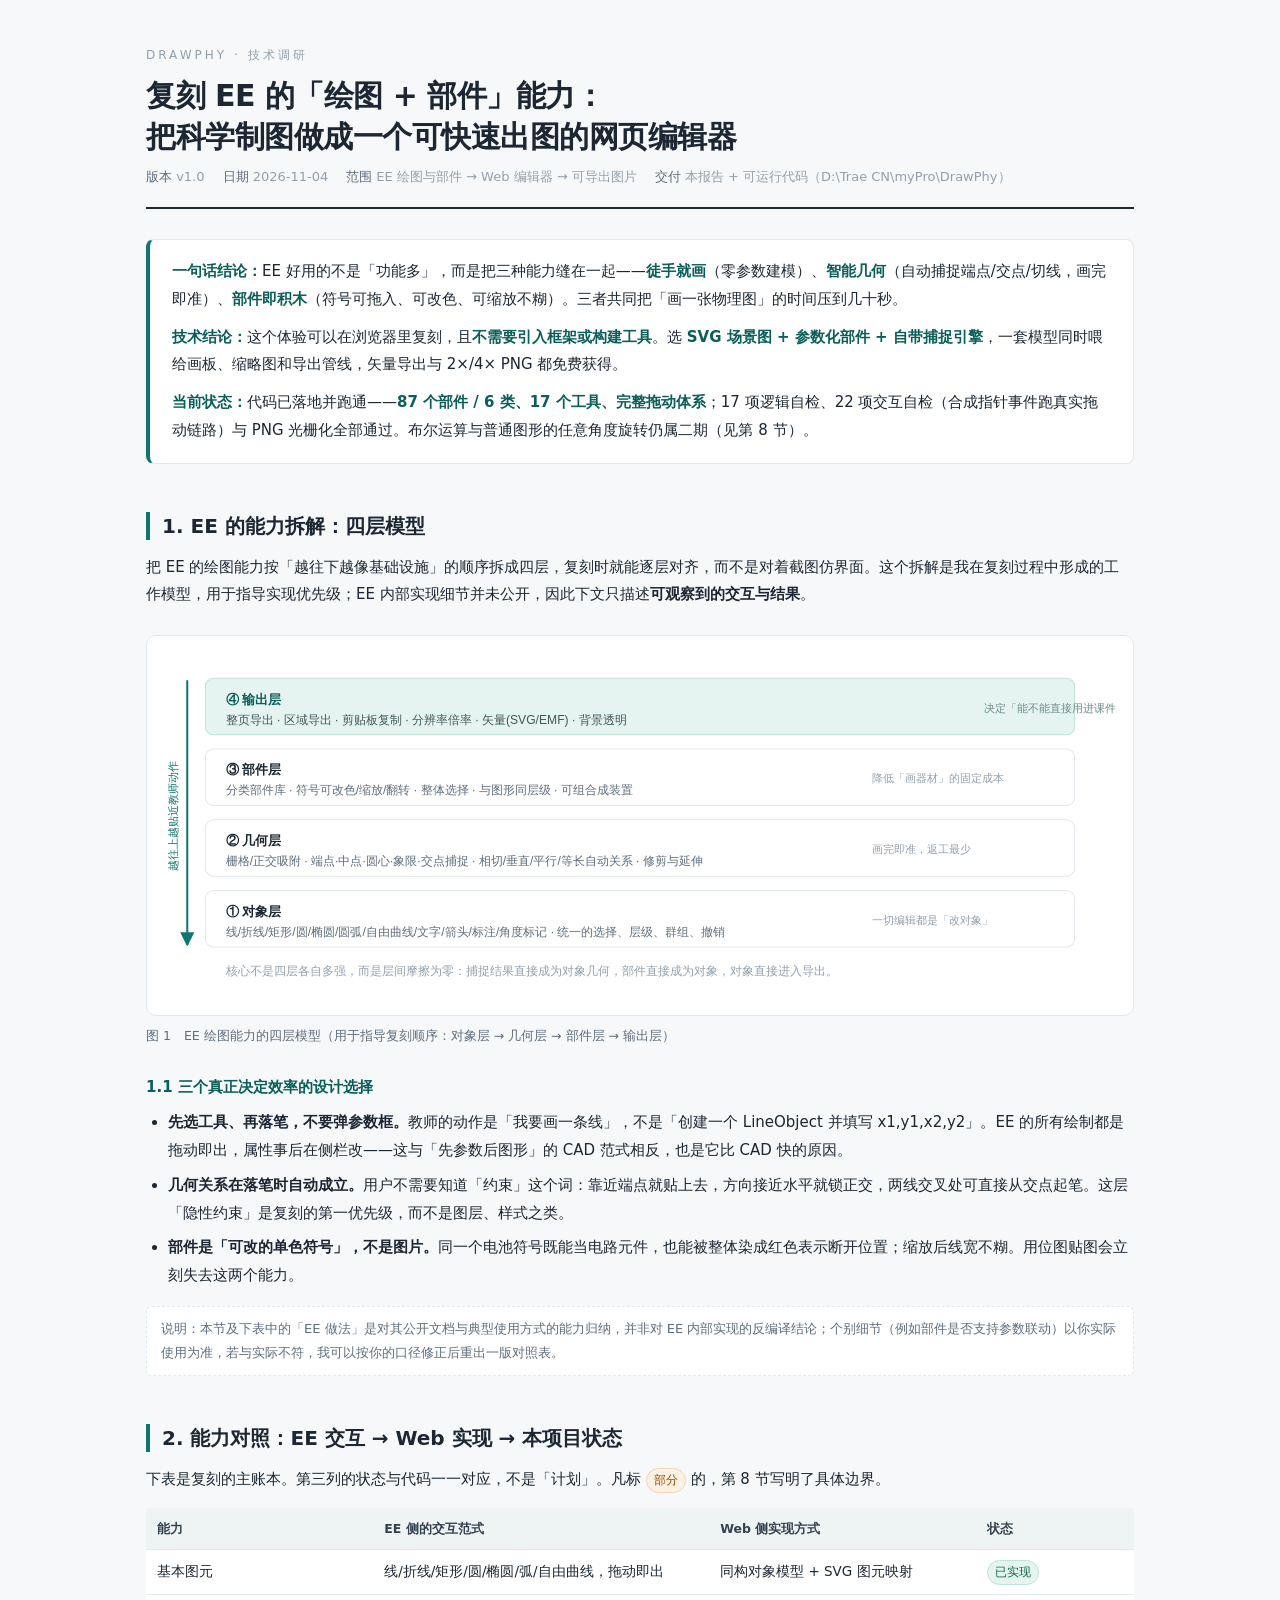
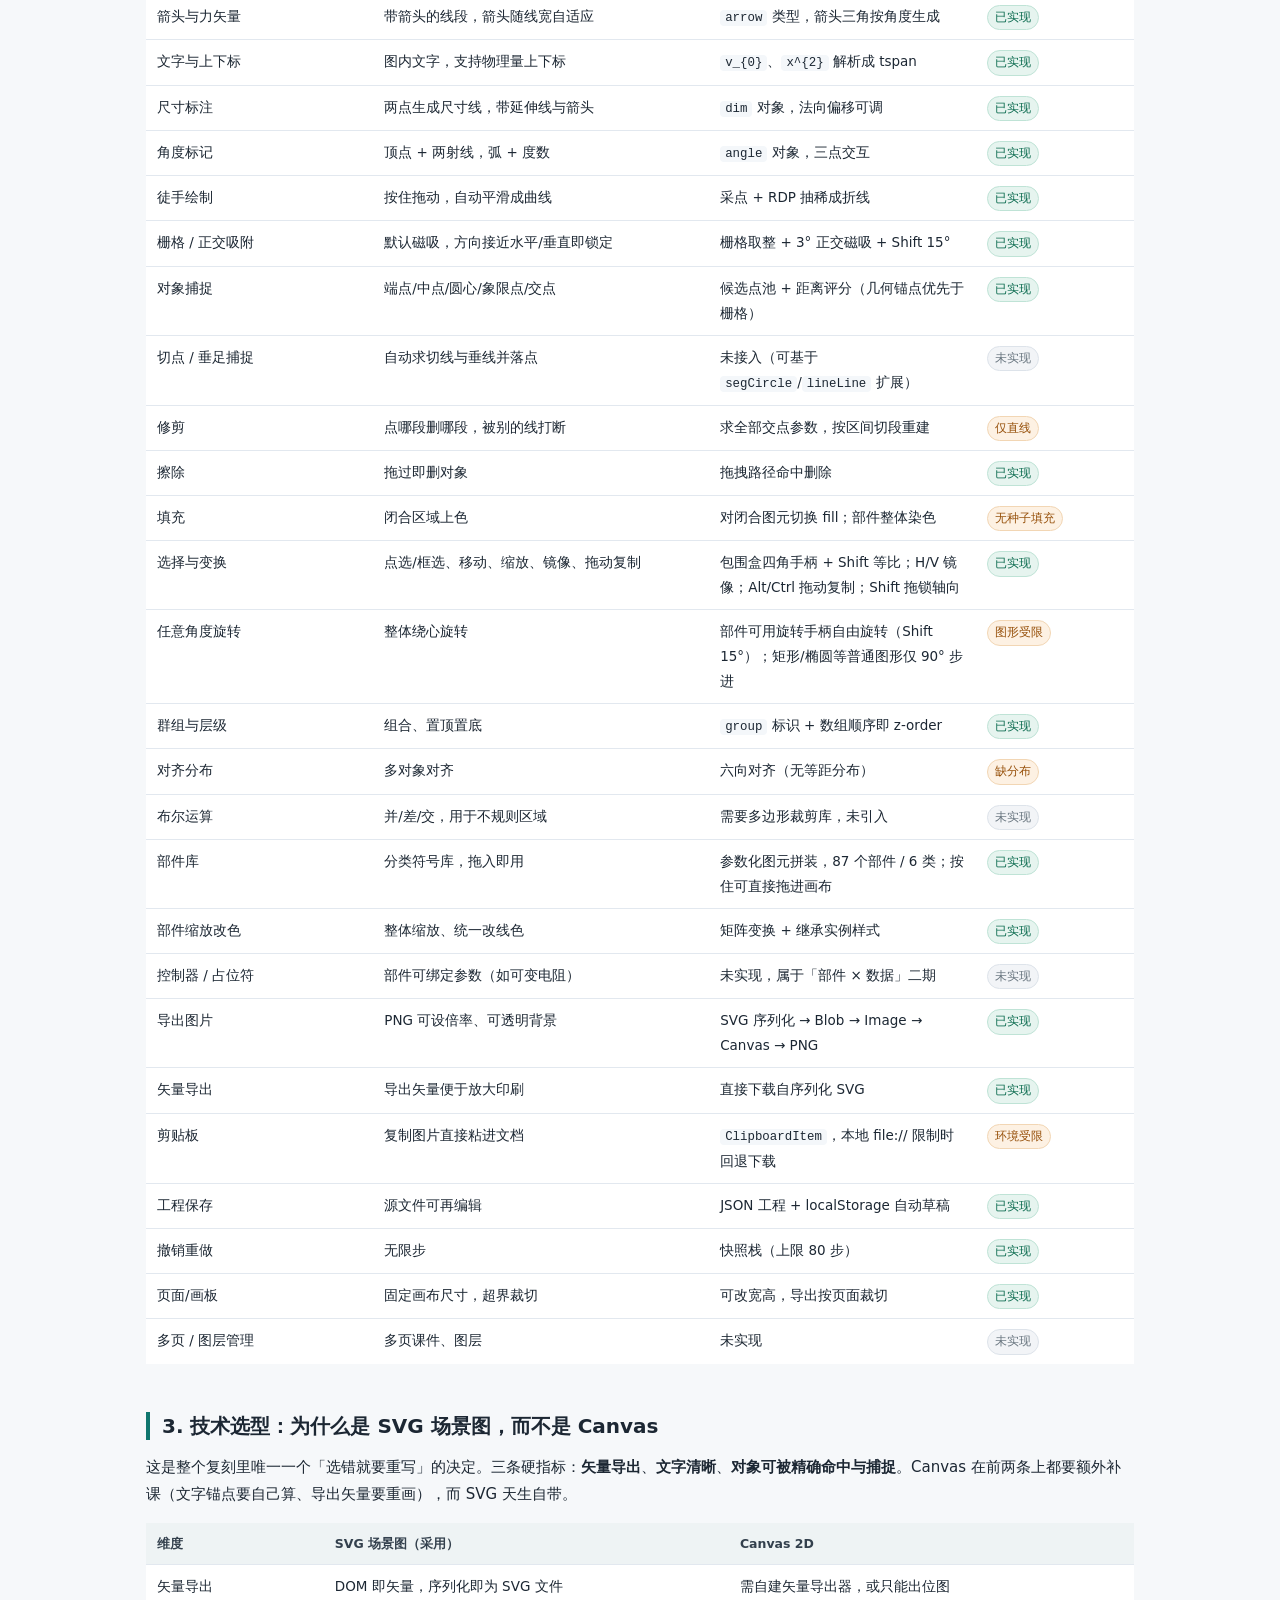
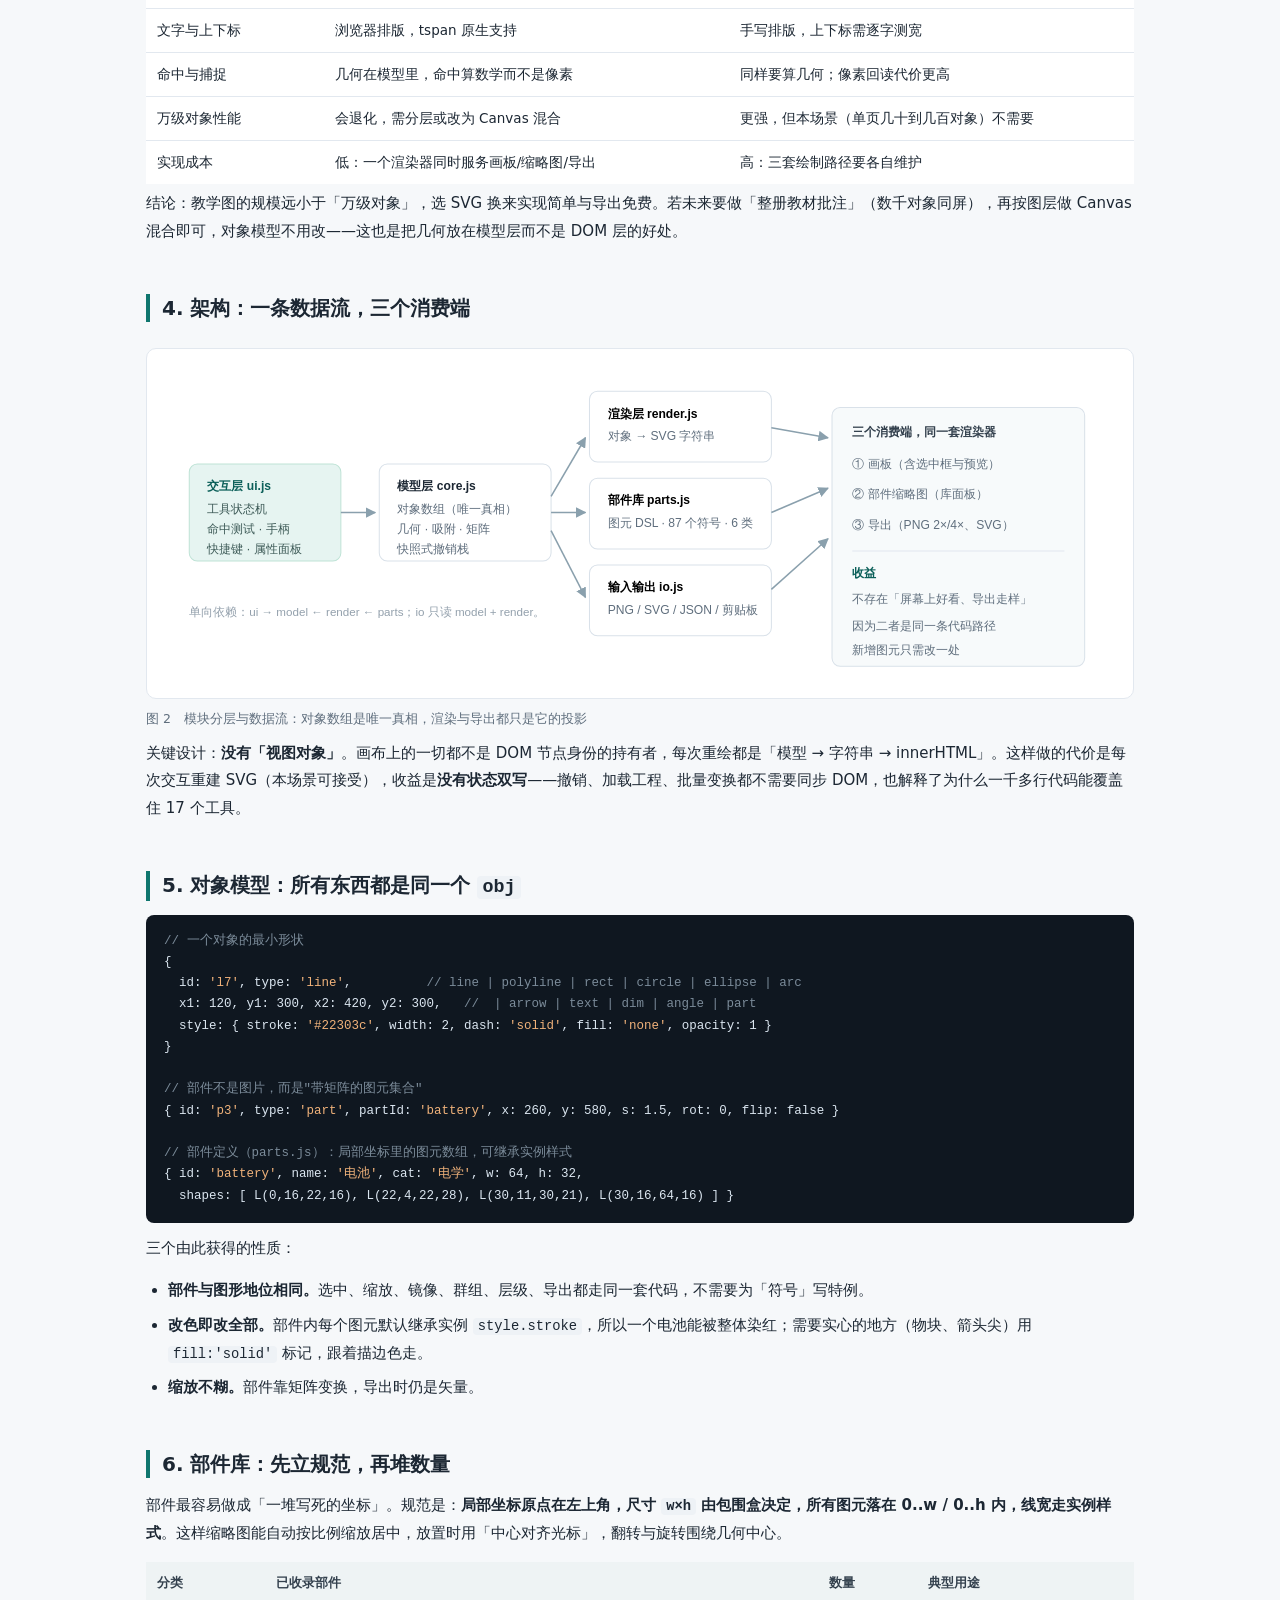
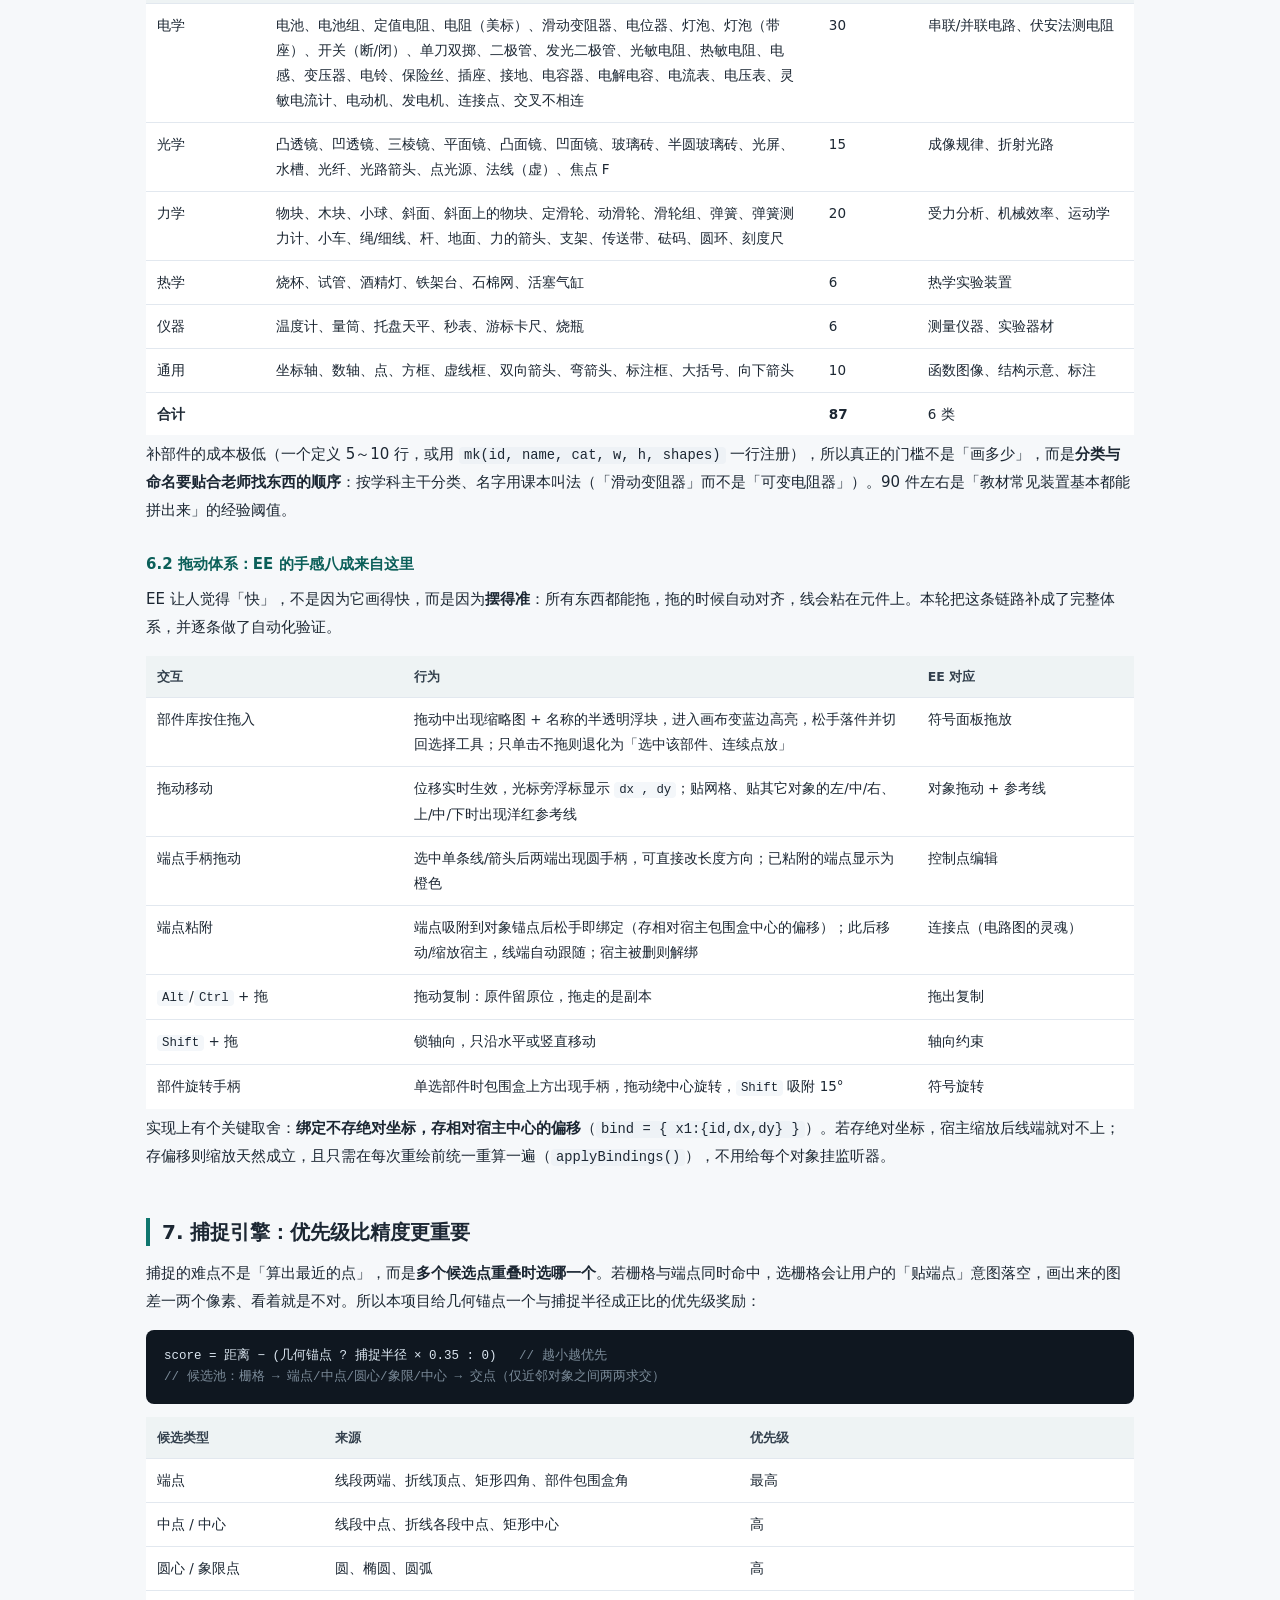
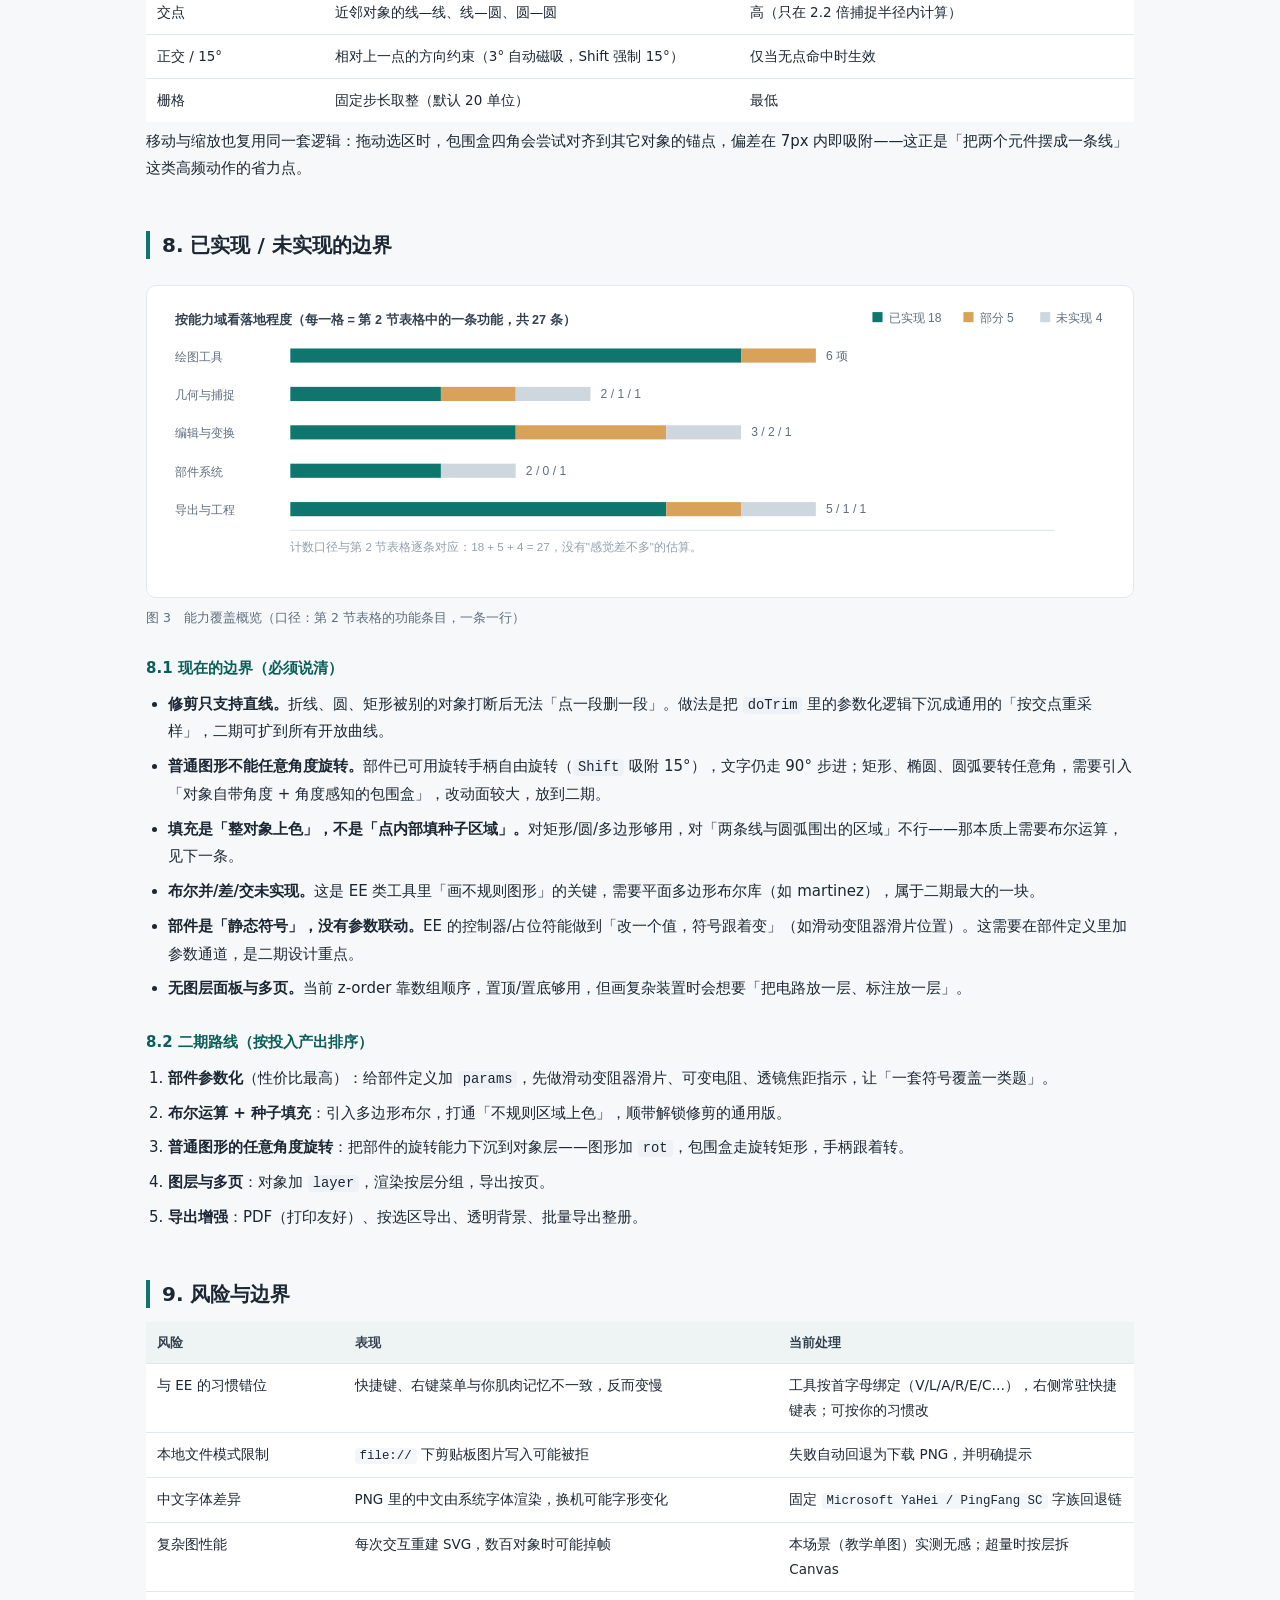
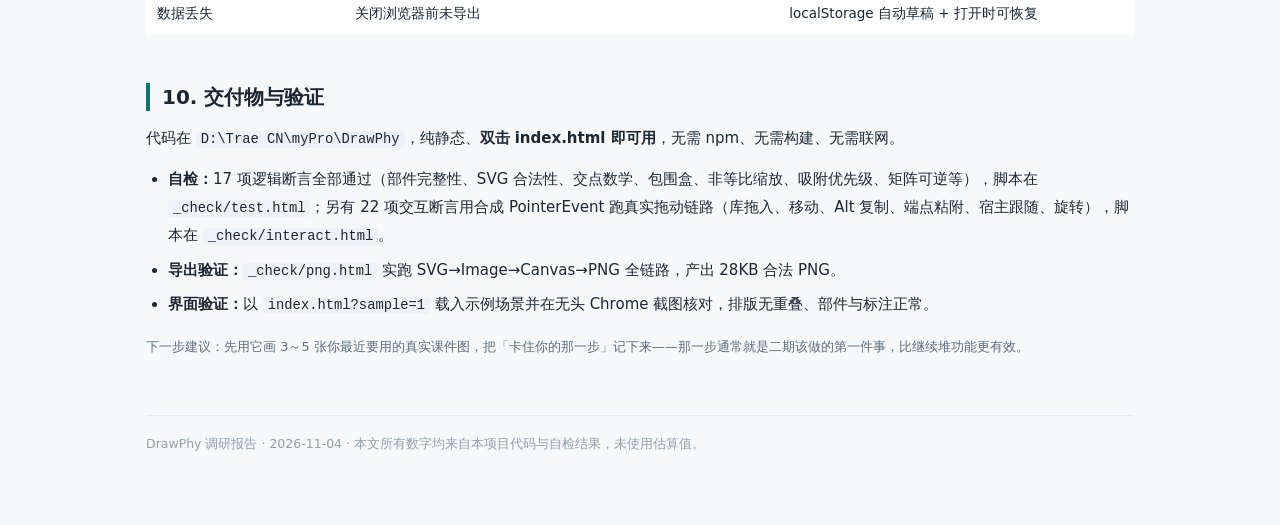
<file: docs/EE绘图与部件能力复刻调研报告.html>
<!DOCTYPE html>
<html lang="zh-CN">
<head>
<meta charset="utf-8">
<meta name="viewport" content="width=device-width, initial-scale=1">
<title>EE 绘图与部件能力复刻调研报告 · DrawPhy</title>
<style>
  :root{
    --ink:#1c2733; --sub:#5f6e7d; --faint:#93a0ac;
    --line:#e2e8ef; --bg:#f6f8fa; --card:#fff;
    --accent:#0f766e; --accent2:#0b5f59; --warm:#b45309; --blue:#0a84ff;
  }
  *{box-sizing:border-box}
  body{
    margin:0; background:var(--bg); color:var(--ink);
    font:15px/1.85 "Microsoft YaHei","PingFang SC","Segoe UI",system-ui,sans-serif;
    -webkit-font-smoothing:antialiased;
  }
  .page{max-width:1040px;margin:0 auto;padding:44px 26px 80px}
  header.top{border-bottom:2px solid var(--ink);padding-bottom:18px;margin-bottom:30px}
  .kicker{font-size:12px;letter-spacing:3px;color:var(--faint);text-transform:uppercase}
  h1{font-size:30px;line-height:1.35;margin:10px 0 8px;letter-spacing:-.5px}
  .meta{font-size:13px;color:var(--sub);display:flex;gap:18px;flex-wrap:wrap}
  .meta i{font-style:normal;color:var(--faint)}

  .lede{
    background:var(--card);border:1px solid var(--line);border-left:4px solid var(--accent);
    padding:18px 22px;border-radius:8px;margin:0 0 34px;
  }
  .lede p{margin:0 0 10px}
  .lede p:last-child{margin:0}
  .lede b{color:var(--accent2)}

  h2{font-size:20px;margin:48px 0 14px;padding-left:12px;border-left:4px solid var(--accent);line-height:1.4}
  h3{font-size:15px;margin:26px 0 8px;color:var(--accent2)}
  p{margin:0 0 14px}
  .note{font-size:13px;color:var(--sub);background:#fff;border:1px dashed var(--line);border-radius:6px;padding:10px 14px;margin:14px 0}
  code{font-family:ui-monospace,Consolas,"Cascadia Mono",monospace;font-size:.92em;background:#eef2f6;padding:1px 5px;border-radius:4px}
  pre{background:#0f1720;color:#dbe6f0;padding:16px 18px;border-radius:8px;overflow-x:auto;font-size:12.5px;line-height:1.7}
  pre .k{color:#7dd3c0} pre .s{color:#f0b27a} pre .c{color:#7b8b99}

  table{width:100%;border-collapse:collapse;background:var(--card);font-size:13.5px;margin:12px 0 6px}
  th,td{border-bottom:1px solid var(--line);padding:9px 11px;text-align:left;vertical-align:top}
  th{background:#eef3f4;font-weight:700;font-size:12.5px;color:#33404d;white-space:nowrap}
  tr:last-child td{border-bottom:none}
  td code{background:#f4f7fa}
  .tag{display:inline-block;font-size:11.5px;padding:1px 7px;border-radius:999px;white-space:nowrap}
  .t-ok{background:#e6f4ef;color:#0b6b4f;border:1px solid #bfe3d6}
  .t-part{background:#fdf1e3;color:#96500a;border:1px solid #f2d6b4}
  .t-no{background:#f2f4f7;color:#68757f;border:1px solid #dde3ea}

  figure{margin:26px 0 10px}
  figcaption{font-size:12.5px;color:var(--sub);margin-top:8px}
  .fig-box{background:var(--card);border:1px solid var(--line);border-radius:10px;padding:18px;overflow-x:auto}

  .cards{display:grid;grid-template-columns:repeat(3,1fr);gap:12px;margin:18px 0 6px}
  .card{background:var(--card);border:1px solid var(--line);border-radius:8px;padding:14px 16px}
  .card h4{margin:0 0 6px;font-size:13.5px;color:var(--accent2)}
  .card p{margin:0;font-size:13px;color:var(--sub);line-height:1.7}

  ul,ol{margin:0 0 16px;padding-left:22px}
  li{margin-bottom:7px}
  .kv{font-size:13px;color:var(--sub)}
  footer.end{margin-top:56px;padding-top:16px;border-top:1px solid var(--line);font-size:12.5px;color:var(--faint)}
  @media (max-width:760px){ .cards{grid-template-columns:1fr} h1{font-size:24px} }
</style>
</head>
<body>
<div class="page">

<header class="top">
  <div class="kicker">DrawPhy · 技术调研</div>
  <h1>复刻 EE 的「绘图 + 部件」能力：<br>把科学制图做成一个可快速出图的网页编辑器</h1>
  <div class="meta">
    <span>版本 <i>v1.0</i></span>
    <span>日期 <i>2026-11-04</i></span>
    <span>范围 <i>EE 绘图与部件 → Web 编辑器 → 可导出图片</i></span>
    <span>交付 <i>本报告 + 可运行代码（D:\Trae CN\myPro\DrawPhy）</i></span>
  </div>
</header>

<div class="lede">
  <p><b>一句话结论：</b>EE 好用的不是「功能多」，而是把三种能力缝在一起——<b>徒手就画</b>（零参数建模）、<b>智能几何</b>（自动捕捉端点/交点/切线，画完即准）、<b>部件即积木</b>（符号可拖入、可改色、可缩放不糊）。三者共同把「画一张物理图」的时间压到几十秒。</p>
  <p><b>技术结论：</b>这个体验可以在浏览器里复刻，且<b>不需要引入框架或构建工具</b>。选 <b>SVG 场景图 + 参数化部件 + 自带捕捉引擎</b>，一套模型同时喂给画板、缩略图和导出管线，矢量导出与 2×/4× PNG 都免费获得。</p>
  <p><b>当前状态：</b>代码已落地并跑通——<b>87 个部件 / 6 类、17 个工具、完整拖动体系</b>；17 项逻辑自检、22 项交互自检（合成指针事件跑真实拖动链路）与 PNG 光栅化全部通过。布尔运算与普通图形的任意角度旋转仍属二期（见第 8 节）。</p>
</div>

<h2>1. EE 的能力拆解：四层模型</h2>

<p>把 EE 的绘图能力按「越往下越像基础设施」的顺序拆成四层，复刻时就能逐层对齐，而不是对着截图仿界面。这个拆解是我在复刻过程中形成的工作模型，用于指导实现优先级；EE 内部实现细节并未公开，因此下文只描述<b>可观察到的交互与结果</b>。</p>

<figure>
  <div class="fig-box">
    <svg viewBox="0 0 940 330" width="100%" xmlns="http://www.w3.org/2000/svg" font-family="'Microsoft YaHei',sans-serif">
      <defs>
        <marker id="ar" viewBox="0 0 10 10" refX="9" refY="5" markerWidth="7" markerHeight="7" orient="auto">
          <path d="M0 0 L10 5 L0 10 Z" fill="#0f766e"/>
        </marker>
      </defs>
      <!-- 四层 -->
      <g>
        <rect x="40" y="24" width="860" height="56" rx="8" fill="#e6f4f1" stroke="#bfe3d6"/>
        <text x="60" y="49" font-size="13" fill="#0b5f59" font-weight="700">④ 输出层</text>
        <text x="60" y="69" font-size="12" fill="#3d5a57">整页导出 · 区域导出 · 剪贴板复制 · 分辨率倍率 · 矢量(SVG/EMF) · 背景透明</text>
        <text x="810" y="57" font-size="11" fill="#6b8b87">决定「能不能直接用进课件」</text>
      </g>
      <g>
        <rect x="40" y="94" width="860" height="56" rx="8" fill="#ffffff" stroke="#e2e8ef"/>
        <text x="60" y="119" font-size="13" fill="#1c2733" font-weight="700">③ 部件层</text>
        <text x="60" y="139" font-size="12" fill="#5f6e7d">分类部件库 · 符号可改色/缩放/翻转 · 整体选择 · 与图形同层级 · 可组合成装置</text>
        <text x="700" y="127" font-size="11" fill="#93a0ac">降低「画器材」的固定成本</text>
      </g>
      <g>
        <rect x="40" y="164" width="860" height="56" rx="8" fill="#ffffff" stroke="#e2e8ef"/>
        <text x="60" y="189" font-size="13" fill="#1c2733" font-weight="700">② 几何层</text>
        <text x="60" y="209" font-size="12" fill="#5f6e7d">栅格/正交吸附 · 端点·中点·圆心·象限·交点捕捉 · 相切/垂直/平行/等长自动关系 · 修剪与延伸</text>
        <text x="700" y="197" font-size="11" fill="#93a0ac">画完即准，返工最少</text>
      </g>
      <g>
        <rect x="40" y="234" width="860" height="56" rx="8" fill="#ffffff" stroke="#e2e8ef"/>
        <text x="60" y="259" font-size="13" fill="#1c2733" font-weight="700">① 对象层</text>
        <text x="60" y="279" font-size="12" fill="#5f6e7d">线/折线/矩形/圆/椭圆/圆弧/自由曲线/文字/箭头/标注/角度标记 · 统一的选择、层级、群组、撤销</text>
        <text x="700" y="267" font-size="11" fill="#93a0ac">一切编辑都是「改对象」</text>
      </g>
      <!-- 左侧箭头 -->
      <g stroke="#0f766e" stroke-width="2">
        <line x1="22" y1="26" x2="22" y2="288" marker-end="url(#ar)"/>
      </g>
      <text x="12" y="160" font-size="11" fill="#0f766e" transform="rotate(-90 12 160)" text-anchor="middle">越往上越贴近教师动作</text>
      <!-- 交互标注 -->
      <g>
        <rect x="40" y="304" width="860" height="20" fill="none"/>
        <text x="60" y="318" font-size="11.5" fill="#93a0ac">核心不是四层各自多强，而是层间摩擦为零：捕捉结果直接成为对象几何，部件直接成为对象，对象直接进入导出。</text>
      </g>
    </svg>
  </div>
  <figcaption>图 1　EE 绘图能力的四层模型（用于指导复刻顺序：对象层 → 几何层 → 部件层 → 输出层）</figcaption>
</figure>

<h3>1.1 三个真正决定效率的设计选择</h3>
<ul>
  <li><b>先选工具、再落笔，不要弹参数框。</b>教师的动作是「我要画一条线」，不是「创建一个 LineObject 并填写 x1,y1,x2,y2」。EE 的所有绘制都是拖动即出，属性事后在侧栏改——这与「先参数后图形」的 CAD 范式相反，也是它比 CAD 快的原因。</li>
  <li><b>几何关系在落笔时自动成立。</b>用户不需要知道「约束」这个词：靠近端点就贴上去，方向接近水平就锁正交，两线交叉处可直接从交点起笔。这层「隐性约束」是复刻的第一优先级，而不是图层、样式之类。</li>
  <li><b>部件是「可改的单色符号」，不是图片。</b>同一个电池符号既能当电路元件，也能被整体染成红色表示断开位置；缩放后线宽不糊。用位图贴图会立刻失去这两个能力。</li>
</ul>

<div class="note">
  说明：本节及下表中的「EE 做法」是对其公开文档与典型使用方式的能力归纳，并非对 EE 内部实现的反编译结论；个别细节（例如部件是否支持参数联动）以你实际使用为准，若与实际不符，我可以按你的口径修正后重出一版对照表。
</div>

<h2>2. 能力对照：EE 交互 → Web 实现 → 本项目状态</h2>

<p>下表是复刻的主账本。第三列的状态与代码一一对应，不是「计划」。凡标 <span class="tag t-part">部分</span> 的，第 8 节写明了具体边界。</p>

<table>
  <thead>
    <tr><th style="width:23%">能力</th><th style="width:34%">EE 侧的交互范式</th><th style="width:27%">Web 侧实现方式</th><th style="width:16%">状态</th></tr>
  </thead>
  <tbody>
    <tr><td>基本图元</td><td>线/折线/矩形/圆/椭圆/弧/自由曲线，拖动即出</td><td>同构对象模型 + SVG 图元映射</td><td><span class="tag t-ok">已实现</span></td></tr>
    <tr><td>箭头与力矢量</td><td>带箭头的线段，箭头随线宽自适应</td><td><code>arrow</code> 类型，箭头三角按角度生成</td><td><span class="tag t-ok">已实现</span></td></tr>
    <tr><td>文字与上下标</td><td>图内文字，支持物理量上下标</td><td><code>v_{0}</code>、<code>x^{2}</code> 解析成 tspan</td><td><span class="tag t-ok">已实现</span></td></tr>
    <tr><td>尺寸标注</td><td>两点生成尺寸线，带延伸线与箭头</td><td><code>dim</code> 对象，法向偏移可调</td><td><span class="tag t-ok">已实现</span></td></tr>
    <tr><td>角度标记</td><td>顶点 + 两射线，弧 + 度数</td><td><code>angle</code> 对象，三点交互</td><td><span class="tag t-ok">已实现</span></td></tr>
    <tr><td>徒手绘制</td><td>按住拖动，自动平滑成曲线</td><td>采点 + RDP 抽稀成折线</td><td><span class="tag t-ok">已实现</span></td></tr>
    <tr><td>栅格 / 正交吸附</td><td>默认磁吸，方向接近水平/垂直即锁定</td><td>栅格取整 + 3° 正交磁吸 + Shift 15°</td><td><span class="tag t-ok">已实现</span></td></tr>
    <tr><td>对象捕捉</td><td>端点/中点/圆心/象限点/交点</td><td>候选点池 + 距离评分（几何锚点优先于栅格）</td><td><span class="tag t-ok">已实现</span></td></tr>
    <tr><td>切点 / 垂足捕捉</td><td>自动求切线与垂线并落点</td><td>未接入（可基于 <code>segCircle</code>/<code>lineLine</code> 扩展）</td><td><span class="tag t-no">未实现</span></td></tr>
    <tr><td>修剪</td><td>点哪段删哪段，被别的线打断</td><td>求全部交点参数，按区间切段重建</td><td><span class="tag t-part">仅直线</span></td></tr>
    <tr><td>擦除</td><td>拖过即删对象</td><td>拖拽路径命中删除</td><td><span class="tag t-ok">已实现</span></td></tr>
    <tr><td>填充</td><td>闭合区域上色</td><td>对闭合图元切换 fill；部件整体染色</td><td><span class="tag t-part">无种子填充</span></td></tr>
    <tr><td>选择与变换</td><td>点选/框选、移动、缩放、镜像、拖动复制</td><td>包围盒四角手柄 + Shift 等比；H/V 镜像；Alt/Ctrl 拖动复制；Shift 拖锁轴向</td><td><span class="tag t-ok">已实现</span></td></tr>
    <tr><td>任意角度旋转</td><td>整体绕心旋转</td><td>部件可用旋转手柄自由旋转（Shift 15°）；矩形/椭圆等普通图形仅 90° 步进</td><td><span class="tag t-part">图形受限</span></td></tr>
    <tr><td>群组与层级</td><td>组合、置顶置底</td><td><code>group</code> 标识 + 数组顺序即 z-order</td><td><span class="tag t-ok">已实现</span></td></tr>
    <tr><td>对齐分布</td><td>多对象对齐</td><td>六向对齐（无等距分布）</td><td><span class="tag t-part">缺分布</td></tr>
    <tr><td>布尔运算</td><td>并/差/交，用于不规则区域</td><td>需要多边形裁剪库，未引入</td><td><span class="tag t-no">未实现</span></td></tr>
    <tr><td>部件库</td><td>分类符号库，拖入即用</td><td>参数化图元拼装，87 个部件 / 6 类；按住可直接拖进画布</td><td><span class="tag t-ok">已实现</span></td></tr>
    <tr><td>部件缩放改色</td><td>整体缩放、统一改线色</td><td>矩阵变换 + 继承实例样式</td><td><span class="tag t-ok">已实现</span></td></tr>
    <tr><td>控制器 / 占位符</td><td>部件可绑定参数（如可变电阻）</td><td>未实现，属于「部件 × 数据」二期</td><td><span class="tag t-no">未实现</span></td></tr>
    <tr><td>导出图片</td><td>PNG 可设倍率、可透明背景</td><td>SVG 序列化 → Blob → Image → Canvas → PNG</td><td><span class="tag t-ok">已实现</span></td></tr>
    <tr><td>矢量导出</td><td>导出矢量便于放大印刷</td><td>直接下载自序列化 SVG</td><td><span class="tag t-ok">已实现</span></td></tr>
    <tr><td>剪贴板</td><td>复制图片直接粘进文档</td><td><code>ClipboardItem</code>，本地 file:// 限制时回退下载</td><td><span class="tag t-part">环境受限</span></td></tr>
    <tr><td>工程保存</td><td>源文件可再编辑</td><td>JSON 工程 + localStorage 自动草稿</td><td><span class="tag t-ok">已实现</span></td></tr>
    <tr><td>撤销重做</td><td>无限步</td><td>快照栈（上限 80 步）</td><td><span class="tag t-ok">已实现</span></td></tr>
    <tr><td>页面/画板</td><td>固定画布尺寸，超界裁切</td><td>可改宽高，导出按页面裁切</td><td><span class="tag t-ok">已实现</span></td></tr>
    <tr><td>多页 / 图层管理</td><td>多页课件、图层</td><td>未实现</td><td><span class="tag t-no">未实现</span></td></tr>
  </tbody>
</table>

<h2>3. 技术选型：为什么是 SVG 场景图，而不是 Canvas</h2>

<p>这是整个复刻里唯一一个「选错就要重写」的决定。三条硬指标：<b>矢量导出</b>、<b>文字清晰</b>、<b>对象可被精确命中与捕捉</b>。Canvas 在前两条上都要额外补课（文字锚点要自己算、导出矢量要重画），而 SVG 天生自带。</p>

<table>
  <thead><tr><th style="width:18%">维度</th><th style="width:41%">SVG 场景图（采用）</th><th style="width:41%">Canvas 2D</th></tr></thead>
  <tbody>
    <tr><td>矢量导出</td><td>DOM 即矢量，序列化即为 SVG 文件</td><td>需自建矢量导出器，或只能出位图</td></tr>
    <tr><td>文字与上下标</td><td>浏览器排版，tspan 原生支持</td><td>手写排版，上下标需逐字测宽</td></tr>
    <tr><td>命中与捕捉</td><td>几何在模型里，命中算数学而不是像素</td><td>同样要算几何；像素回读代价更高</td></tr>
    <tr><td>万级对象性能</td><td>会退化，需分层或改为 Canvas 混合</td><td>更强，但本场景（单页几十到几百对象）不需要</td></tr>
    <tr><td>实现成本</td><td>低：一个渲染器同时服务画板/缩略图/导出</td><td>高：三套绘制路径要各自维护</td></tr></table>

<p>结论：教学图的规模远小于「万级对象」，选 SVG 换来实现简单与导出免费。若未来要做「整册教材批注」（数千对象同屏），再按图层做 Canvas 混合即可，对象模型不用改——这也是把几何放在模型层而不是 DOM 层的好处。</p>

<h2>4. 架构：一条数据流，三个消费端</h2>

<figure>
  <div class="fig-box">
    <svg viewBox="0 0 940 300" width="100%" xmlns="http://www.w3.org/2000/svg" font-family="'Microsoft YaHei',sans-serif" font-size="12">
      <defs>
        <marker id="a2" viewBox="0 0 10 10" refX="9" refY="5" markerWidth="7" markerHeight="7" orient="auto">
          <path d="M0 0 L10 5 L0 10 Z" fill="#8aa0ad"/>
        </marker>
      </defs>
      <g>
        <rect x="24" y="96" width="150" height="96" rx="8" fill="#e6f4f1" stroke="#bfe3d6"/>
        <text x="42" y="122" font-weight="700" fill="#0b5f59">交互层 ui.js</text>
        <text x="42" y="144" fill="#3d5a57">工具状态机</text>
        <text x="42" y="164" fill="#3d5a57">命中测试 · 手柄</text>
        <text x="42" y="184" fill="#3d5a57">快捷键 · 属性面板</text>
      </g>
      <g>
        <rect x="212" y="96" width="170" height="96" rx="8" fill="#fff" stroke="#d9e1e9"/>
        <text x="230" y="122" font-weight="700" fill="#1c2733">模型层 core.js</text>
        <text x="230" y="144" fill="#5f6e7d">对象数组（唯一真相）</text>
        <text x="230" y="164" fill="#5f6e7d">几何 · 吸附 · 矩阵</text>
        <text x="230" y="184" fill="#5f6e7d">快照式撤销栈</text>
      </g>
      <g>
        <rect x="420" y="24" width="180" height="70" rx="8" fill="#fff" stroke="#d9e1e9"/>
        <text x="438" y="50" font-weight="700">渲染层 render.js</text>
        <text x="438" y="72" fill="#5f6e7d">对象 → SVG 字符串</text>
      </g>
      <g>
        <rect x="420" y="110" width="180" height="70" rx="8" fill="#fff" stroke="#d9e1e9"/>
        <text x="438" y="136" font-weight="700">部件库 parts.js</text>
        <text x="438" y="158" fill="#5f6e7d">图元 DSL · 87 个符号 · 6 类</text>
      </g>
      <g>
        <rect x="420" y="196" width="180" height="70" rx="8" fill="#fff" stroke="#d9e1e9"/>
        <text x="438" y="222" font-weight="700">输入输出 io.js</text>
        <text x="438" y="244" fill="#5f6e7d">PNG / SVG / JSON / 剪贴板</text>
      </g>
      <g>
        <rect x="660" y="40" width="250" height="256" rx="8" fill="#f7fafb" stroke="#d9e1e9"/>
        <text x="680" y="68" font-weight="700" fill="#33404d">三个消费端，同一套渲染器</text>
        <text x="680" y="100" fill="#5f6e7d">① 画板（含选中框与预览）</text>
        <text x="680" y="130" fill="#5f6e7d">② 部件缩略图（库面板）</text>
        <text x="680" y="160" fill="#5f6e7d">③ 导出（PNG 2×/4×、SVG）</text>
        <line x1="680" y1="182" x2="890" y2="182" stroke="#e2e8ef"/>
        <text x="680" y="208" fill="#0b5f59" font-weight="700">收益</text>
        <text x="680" y="234" fill="#5f6e7d">不存在「屏幕上好看、导出走样」</text>
        <text x="680" y="260" fill="#5f6e7d">因为二者是同一条代码路径</text>
        <text x="680" y="284" fill="#5f6e7d">新增图元只需改一处</text>
      </g>
      <g stroke="#8aa0ad" stroke-width="1.5" fill="none">
        <line x1="174" y1="144" x2="208" y2="144" marker-end="url(#a2)"/>
        <line x1="382" y1="128" x2="416" y2="70" marker-end="url(#a2)"/>
        <line x1="382" y1="144" x2="416" y2="144" marker-end="url(#a2)"/>
        <line x1="382" y1="162" x2="416" y2="228" marker-end="url(#a2)"/>
        <line x1="600" y1="60" x2="656" y2="70" marker-end="url(#a2)"/>
        <line x1="600" y1="144" x2="656" y2="120" marker-end="url(#a2)"/>
        <line x1="600" y1="220" x2="656" y2="170" marker-end="url(#a2)"/>
      </g>
      <text x="24" y="246" font-size="11.5" fill="#93a0ac">单向依赖：ui → model ← render ← parts；io 只读 model + render。</text>
    </svg>
  </div>
  <figcaption>图 2　模块分层与数据流：对象数组是唯一真相，渲染与导出都只是它的投影</figcaption>
</figure>

<p>关键设计：<b>没有「视图对象」</b>。画布上的一切都不是 DOM 节点身份的持有者，每次重绘都是「模型 → 字符串 → innerHTML」。这样做的代价是每次交互重建 SVG（本场景可接受），收益是<b>没有状态双写</b>——撤销、加载工程、批量变换都不需要同步 DOM，也解释了为什么一千多行代码能覆盖住 17 个工具。</p>

<h2>5. 对象模型：所有东西都是同一个 <code>obj</code></h2>

<pre><span class="c">// 一个对象的最小形状</span>
{
  id: <span class="s">'l7'</span>, type: <span class="s">'line'</span>,          <span class="c">// line | polyline | rect | circle | ellipse | arc</span>
  x1: 120, y1: 300, x2: 420, y2: 300,   <span class="c">//  | arrow | text | dim | angle | part</span>
  style: { stroke: <span class="s">'#22303c'</span>, width: 2, dash: <span class="s">'solid'</span>, fill: <span class="s">'none'</span>, opacity: 1 }
}

<span class="c">// 部件不是图片，而是"带矩阵的图元集合"</span>
{ id: <span class="s">'p3'</span>, type: <span class="s">'part'</span>, partId: <span class="s">'battery'</span>, x: 260, y: 580, s: 1.5, rot: 0, flip: false }

<span class="c">// 部件定义（parts.js）：局部坐标里的图元数组，可继承实例样式</span>
{ id: <span class="s">'battery'</span>, name: <span class="s">'电池'</span>, cat: <span class="s">'电学'</span>, w: 64, h: 32,
  shapes: [ L(0,16,22,16), L(22,4,22,28), L(30,11,30,21), L(30,16,64,16) ] }</pre>

<p>三个由此获得的性质：</p>
<ul>
  <li><b>部件与图形地位相同。</b>选中、缩放、镜像、群组、层级、导出都走同一套代码，不需要为「符号」写特例。</li>
  <li><b>改色即改全部。</b>部件内每个图元默认继承实例 <code>style.stroke</code>，所以一个电池能被整体染红；需要实心的地方（物块、箭头尖）用 <code>fill:'solid'</code> 标记，跟着描边色走。</li>
  <li><b>缩放不糊。</b>部件靠矩阵变换，导出时仍是矢量。</li>
</ul>

<h2>6. 部件库：先立规范，再堆数量</h2>

<p>部件最容易做成「一堆写死的坐标」。规范是：<b>局部坐标原点在左上角，尺寸 <code>w×h</code> 由包围盒决定，所有图元落在 0..w / 0..h 内，线宽走实例样式</b>。这样缩略图能自动按比例缩放居中，放置时用「中心对齐光标」，翻转与旋转围绕几何中心。</p>

<table>
  <thead><tr><th style="width:12%">分类</th><th style="width:56%">已收录部件</th><th style="width:10%">数量</th><th style="width:22%">典型用途</th></tr></thead>
  <tbody>
    <tr><td>电学</td><td>电池、电池组、定值电阻、电阻（美标）、滑动变阻器、电位器、灯泡、灯泡（带座）、开关（断/闭）、单刀双掷、二极管、发光二极管、光敏电阻、热敏电阻、电感、变压器、电铃、保险丝、插座、接地、电容器、电解电容、电流表、电压表、灵敏电流计、电动机、发电机、连接点、交叉不相连</td><td>30</td><td>串联/并联电路、伏安法测电阻</td></tr>
    <tr><td>光学</td><td>凸透镜、凹透镜、三棱镜、平面镜、凸面镜、凹面镜、玻璃砖、半圆玻璃砖、光屏、水槽、光纤、光路箭头、点光源、法线（虚）、焦点 F</td><td>15</td><td>成像规律、折射光路</td></tr>
    <tr><td>力学</td><td>物块、木块、小球、斜面、斜面上的物块、定滑轮、动滑轮、滑轮组、弹簧、弹簧测力计、小车、绳/细线、杆、地面、力的箭头、支架、传送带、砝码、圆环、刻度尺</td><td>20</td><td>受力分析、机械效率、运动学</td></tr>
    <tr><td>热学</td><td>烧杯、试管、酒精灯、铁架台、石棉网、活塞气缸</td><td>6</td><td>热学实验装置</td></tr>
    <tr><td>仪器</td><td>温度计、量筒、托盘天平、秒表、游标卡尺、烧瓶</td><td>6</td><td>测量仪器、实验器材</td></tr>
    <tr><td>通用</td><td>坐标轴、数轴、点、方框、虚线框、双向箭头、弯箭头、标注框、大括号、向下箭头</td><td>10</td><td>函数图像、结构示意、标注</td></tr>
    <tr><td colspan="2"><b>合计</b></td><td><b>87</b></td><td>6 类</td></tr>
  </tbody>
</table>

<p>补部件的成本极低（一个定义 5～10 行，或用 <code>mk(id, name, cat, w, h, shapes)</code> 一行注册），所以真正的门槛不是「画多少」，而是<b>分类与命名要贴合老师找东西的顺序</b>：按学科主干分类、名字用课本叫法（「滑动变阻器」而不是「可变电阻器」）。90 件左右是「教材常见装置基本都能拼出来」的经验阈值。</p>

<h3>6.2 拖动体系：EE 的手感八成来自这里</h3>

<p>EE 让人觉得「快」，不是因为它画得快，而是因为<b>摆得准</b>：所有东西都能拖，拖的时候自动对齐，线会粘在元件上。本轮把这条链路补成了完整体系，并逐条做了自动化验证。</p>

<table>
  <thead><tr><th style="width:26%">交互</th><th style="width:52%">行为</th><th style="width:22%">EE 对应</th></tr></thead>
  <tbody>
    <tr><td>部件库按住拖入</td><td>拖动中出现缩略图 + 名称的半透明浮块，进入画布变蓝边高亮，松手落件并切回选择工具；只单击不拖则退化为「选中该部件、连续点放」</td><td>符号面板拖放</td></tr>
    <tr><td>拖动移动</td><td>位移实时生效，光标旁浮标显示 <code>dx , dy</code>；贴网格、贴其它对象的左/中/右、上/中/下时出现洋红参考线</td><td>对象拖动 + 参考线</td></tr>
    <tr><td>端点手柄拖动</td><td>选中单条线/箭头后两端出现圆手柄，可直接改长度方向；已粘附的端点显示为橙色</td><td>控制点编辑</td></tr>
    <tr><td>端点粘附</td><td>端点吸附到对象锚点后松手即绑定（存相对宿主包围盒中心的偏移）；此后移动/缩放宿主，线端自动跟随；宿主被删则解绑</td><td>连接点（电路图的灵魂）</td></tr>
    <tr><td><code>Alt</code>/<code>Ctrl</code> + 拖</td><td>拖动复制：原件留原位，拖走的是副本</td><td>拖出复制</td></tr>
    <tr><td><code>Shift</code> + 拖</td><td>锁轴向，只沿水平或竖直移动</td><td>轴向约束</td></tr>
    <tr><td>部件旋转手柄</td><td>单选部件时包围盒上方出现手柄，拖动绕中心旋转，<code>Shift</code> 吸附 15°</td><td>符号旋转</td></tr>
  </tbody>
</table>

<p>实现上有个关键取舍：<b>绑定不存绝对坐标，存相对宿主中心的偏移</b>（<code>bind = { x1:{id,dx,dy} }</code>）。若存绝对坐标，宿主缩放后线端就对不上；存偏移则缩放天然成立，且只需在每次重绘前统一重算一遍（<code>applyBindings()</code>），不用给每个对象挂监听器。</p>

<h2>7. 捕捉引擎：优先级比精度更重要</h2>

<p>捕捉的难点不是「算出最近的点」，而是<b>多个候选点重叠时选哪一个</b>。若栅格与端点同时命中，选栅格会让用户的「贴端点」意图落空，画出来的图差一两个像素、看着就是不对。所以本项目给几何锚点一个与捕捉半径成正比的优先级奖励：</p>

<pre>score = 距离 − (几何锚点 ? 捕捉半径 × 0.35 : 0)   <span class="c">// 越小越优先</span>
<span class="c">// 候选池：栅格 → 端点/中点/圆心/象限/中心 → 交点（仅近邻对象之间两两求交）</span></pre>

<table>
  <thead><tr><th style="width:18%">候选类型</th><th style="width:42%">来源</th><th style="width:40%">优先级</th></tr></thead>
  <tbody>
    <tr><td>端点</td><td>线段两端、折线顶点、矩形四角、部件包围盒角</td><td>最高</td></tr>
    <tr><td>中点 / 中心</td><td>线段中点、折线各段中点、矩形中心</td><td>高</td></tr>
    <tr><td>圆心 / 象限点</td><td>圆、椭圆、圆弧</td><td>高</td></tr>
    <tr><td>交点</td><td>近邻对象的线—线、线—圆、圆—圆</td><td>高（只在 2.2 倍捕捉半径内计算）</td></tr>
    <tr><td>正交 / 15°</td><td>相对上一点的方向约束（3° 自动磁吸，Shift 强制 15°）</td><td>仅当无点命中时生效</td></tr>
    <tr><td>栅格</td><td>固定步长取整（默认 20 单位）</td><td>最低</td></tr>
  </tbody>
</table>

<p>移动与缩放也复用同一套逻辑：拖动选区时，包围盒四角会尝试对齐到其它对象的锚点，偏差在 7px 内即吸附——这正是「把两个元件摆成一条线」这类高频动作的省力点。</p>

<h2>8. 已实现 / 未实现的边界</h2>

<figure>
  <div class="fig-box">
    <svg viewBox="0 0 940 262" width="100%" xmlns="http://www.w3.org/2000/svg" font-family="'Microsoft YaHei',sans-serif" font-size="12">
      <text x="10" y="20" font-size="12.5" fill="#33404d" font-weight="700">按能力域看落地程度（每一格 = 第 2 节表格中的一条功能，共 27 条）</text>
      <!-- 图例 -->
      <g>
        <rect x="700" y="8" width="10" height="10" fill="#0f766e"/><text x="716" y="18" fill="#5f6e7d">已实现 18</text>
        <rect x="790" y="8" width="10" height="10" fill="#d9a25a"/><text x="806" y="18" fill="#5f6e7d">部分 5</text>
        <rect x="866" y="8" width="10" height="10" fill="#cfd7de"/><text x="882" y="18" fill="#5f6e7d">未实现 4</text>
      </g>
      <g fill="#5f6e7d">
        <text x="10" y="56">绘图工具</text>
        <text x="10" y="94">几何与捕捉</text>
        <text x="10" y="132">编辑与变换</text>
        <text x="10" y="170">部件系统</text>
        <text x="10" y="208">导出与工程</text>
      </g>
      <!-- 每格 74.3px，起点 x=124 -->
      <g>
        <!-- 绘图工具：6 ok / 1 part / 0 no （共7） -->
        <rect x="124" y="44" width="446" height="14" fill="#0f766e"/>
        <rect x="570" y="44" width="74" height="14" fill="#d9a25a"/>
        <text x="654" y="55" fill="#5f6e7d">6 项</text>

        <!-- 几何与捕捉：2 ok / 1 part / 1 no （共4） -->
        <rect x="124" y="82" width="149" height="14" fill="#0f766e"/>
        <rect x="273" y="82" width="74" height="14" fill="#d9a25a"/>
        <rect x="347" y="82" width="74" height="14" fill="#cfd7de"/>
        <text x="431" y="93" fill="#5f6e7d">2 / 1 / 1</text>

        <!-- 编辑与变换：3 ok / 2 part / 1 no （共6） -->
        <rect x="124" y="120" width="223" height="14" fill="#0f766e"/>
        <rect x="347" y="120" width="149" height="14" fill="#d9a25a"/>
        <rect x="496" y="120" width="74" height="14" fill="#cfd7de"/>
        <text x="580" y="131" fill="#5f6e7d">3 / 2 / 1</text>

        <!-- 部件系统：2 ok / 0 / 1 no （共3） -->
        <rect x="124" y="158" width="149" height="14" fill="#0f766e"/>
        <rect x="273" y="158" width="74" height="14" fill="#cfd7de"/>
        <text x="357" y="169" fill="#5f6e7d">2 / 0 / 1</text>

        <!-- 导出与工程：5 ok / 1 part / 1 no（共7） -->
        <rect x="124" y="196" width="372" height="14" fill="#0f766e"/>
        <rect x="496" y="196" width="74" height="14" fill="#d9a25a"/>
        <rect x="570" y="196" width="74" height="14" fill="#cfd7de"/>
        <text x="654" y="207" fill="#5f6e7d">5 / 1 / 1</text>
      </g>
      <line x1="124" y1="224" x2="880" y2="224" stroke="#e2e8ef"/>
      <text x="124" y="244" font-size="11.5" fill="#93a0ac">计数口径与第 2 节表格逐条对应：18 + 5 + 4 = 27，没有"感觉差不多"的估算。</text>
    </svg>
    </svg>
  </div>
  <figcaption>图 3　能力覆盖概览（口径：第 2 节表格的功能条目，一条一行）</figcaption>
</figure>

<h3>8.1 现在的边界（必须说清）</h3>
<ul>
  <li><b>修剪只支持直线。</b>折线、圆、矩形被别的对象打断后无法「点一段删一段」。做法是把 <code>doTrim</code> 里的参数化逻辑下沉成通用的「按交点重采样」，二期可扩到所有开放曲线。</li>
  <li><b>普通图形不能任意角度旋转。</b>部件已可用旋转手柄自由旋转（<code>Shift</code> 吸附 15°），文字仍走 90° 步进；矩形、椭圆、圆弧要转任意角，需要引入「对象自带角度 + 角度感知的包围盒」，改动面较大，放到二期。</li>
  <li><b>填充是「整对象上色」，不是「点内部填种子区域」。</b>对矩形/圆/多边形够用，对「两条线与圆弧围出的区域」不行——那本质上需要布尔运算，见下一条。</li>
  <li><b>布尔并/差/交未实现。</b>这是 EE 类工具里「画不规则图形」的关键，需要平面多边形布尔库（如 martinez），属于二期最大的一块。</li>
  <li><b>部件是「静态符号」，没有参数联动。</b>EE 的控制器/占位符能做到「改一个值，符号跟着变」（如滑动变阻器滑片位置）。这需要在部件定义里加参数通道，是二期设计重点。</li>
  <li><b>无图层面板与多页。</b>当前 z-order 靠数组顺序，置顶/置底够用，但画复杂装置时会想要「把电路放一层、标注放一层」。</li>
</ul>

<h3>8.2 二期路线（按投入产出排序）</h3>
<ol>
  <li><b>部件参数化</b>（性价比最高）：给部件定义加 <code>params</code>，先做滑动变阻器滑片、可变电阻、透镜焦距指示，让「一套符号覆盖一类题」。</li>
  <li><b>布尔运算 + 种子填充</b>：引入多边形布尔，打通「不规则区域上色」，顺带解锁修剪的通用版。</li>
  <li><b>普通图形的任意角度旋转</b>：把部件的旋转能力下沉到对象层——图形加 <code>rot</code>，包围盒走旋转矩形，手柄跟着转。</li>
  <li><b>图层与多页</b>：对象加 <code>layer</code>，渲染按层分组，导出按页。</li>
  <li><b>导出增强</b>：PDF（打印友好）、按选区导出、透明背景、批量导出整册。</li>
</ol>

<h2>9. 风险与边界</h2>
<table>
  <thead><tr><th style="width:20%">风险</th><th style="width:44%">表现</th><th style="width:36%">当前处理</th></tr></thead>
  <tbody>
    <tr><td>与 EE 的习惯错位</td><td>快捷键、右键菜单与你肌肉记忆不一致，反而变慢</td><td>工具按首字母绑定（V/L/A/R/E/C…），右侧常驻快捷键表；可按你的习惯改</td></tr>
    <tr><td>本地文件模式限制</td><td><code>file://</code> 下剪贴板图片写入可能被拒</td><td>失败自动回退为下载 PNG，并明确提示</td></tr>
    <tr><td>中文字体差异</td><td>PNG 里的中文由系统字体渲染，换机可能字形变化</td><td>固定 <code>Microsoft YaHei / PingFang SC</code> 字族回退链</td></tr>
    <tr><td>复杂图性能</td><td>每次交互重建 SVG，数百对象时可能掉帧</td><td>本场景（教学单图）实测无感；超量时按层拆 Canvas</td></tr>
    <tr><td>数据丢失</td><td>关闭浏览器前未导出</td><td>localStorage 自动草稿 + 打开时可恢复</td></tr>
  </tbody>
</table>

<h2>10. 交付物与验证</h2>
<p>代码在 <code>D:\Trae CN\myPro\DrawPhy</code>，纯静态、<b>双击 index.html 即可用</b>，无需 npm、无需构建、无需联网。</p>
<ul>
  <li><b>自检：</b>17 项逻辑断言全部通过（部件完整性、SVG 合法性、交点数学、包围盒、非等比缩放、吸附优先级、矩阵可逆等），脚本在 <code>_check/test.html</code>；另有 22 项交互断言用合成 PointerEvent 跑真实拖动链路（库拖入、移动、Alt 复制、端点粘附、宿主跟随、旋转），脚本在 <code>_check/interact.html</code>。</li>
  <li><b>导出验证：</b><code>_check/png.html</code> 实跑 SVG→Image→Canvas→PNG 全链路，产出 28KB 合法 PNG。</li>
  <li><b>界面验证：</b>以 <code>index.html?sample=1</code> 载入示例场景并在无头 Chrome 截图核对，排版无重叠、部件与标注正常。</li>
</ul>

<p class="kv">下一步建议：先用它画 3～5 张你最近要用的真实课件图，把「卡住你的那一步」记下来——那一步通常就是二期该做的第一件事，比继续堆功能更有效。</p>

<footer class="end">
  DrawPhy 调研报告 · 2026-11-04 · 本文所有数字均来自本项目代码与自检结果，未使用估算值。
</footer>
</div>
</body>
</html>
</file>
<file: assets/editor.css>
/* DrawPhy 编辑器样式 —— 浅色、克制、以画布为中心 */
:root {
  --bg: #f3f5f8;
  --panel: #ffffff;
  --line: #e5eaf0;
  --text: #1f2933;
  --sub: #6b7a89;
  --accent: #0f766e;
  --accent-weak: #e6f4f1;
  --blue: #0a84ff;
  --shadow: 0 1px 2px rgba(16, 24, 40, .06), 0 4px 12px rgba(16, 24, 40, .04);
}
* { box-sizing: border-box; }
html, body { height: 100%; margin: 0; }
body {
  font: 13px/1.5 "Microsoft YaHei", "PingFang SC", "Segoe UI", system-ui, sans-serif;
  color: var(--text);
  background: var(--bg);
  overflow: hidden;
  -webkit-font-smoothing: antialiased;
}
button, input, select { font: inherit; color: inherit; }
button { cursor: pointer; }

#app { display: grid; grid-template-rows: 38px 156px 1fr 26px; height: 100vh; }

/* ------------------------------ 第一层：标签页 ------------------------------ */
#topbar {
  display: flex; align-items: stretch; gap: 4px;
  padding: 0 10px; background: #eef2f6;
  border-bottom: 1px solid var(--line);
  min-width: 0;
}
.brand { display: flex; align-items: center; padding: 0 10px 0 2px; }
.brand b { font-size: 14px; color: var(--accent); }
#tabs { display: flex; align-items: stretch; gap: 2px; }
#tabs button {
  border: none; background: transparent; padding: 0 14px;
  font-size: 13px; color: #46535f; cursor: pointer; position: relative;
}
#tabs button:hover { background: rgba(15,118,110,.06); }
#tabs button.on { background: #fff; color: #0b5f59; font-weight: 700; }
#tabs button.on::after {
  content: ""; position: absolute; left: 0; right: 0; bottom: -1px; height: 2px; background: var(--accent);
}
.group { display: flex; align-items: center; gap: 6px; }
.group.right { margin-left: auto; }
#zoomLabel { min-width: 44px; text-align: right; color: var(--sub); font-variant-numeric: tabular-nums; }

/* ------------------------------ 第二层：横向工具带 ------------------------------ */
#ribbon {
  display: flex; align-items: flex-start; gap: 0; flex-wrap: nowrap;
  background: #fff; border-bottom: 1px solid var(--line);
  padding: 12px 8px 6px; min-height: 156px; overflow-x: auto; overflow-y: hidden;
}
#ribbon[hidden] { display: none; }
.rgroup { display: flex; gap: 6px; padding: 0 10px 14px; align-items: flex-start; border-right: 1px solid #e3e6ea; flex: 0 0 auto; position: relative; }
.rgroup[hidden] { display: none; }
.rgroup:last-child { border-right: none; }
.rcell {
  display: flex; flex-direction: column; align-items: center; justify-content: flex-start;
  gap: 4px; padding: 0 2px; min-width: 0;
}
.rcells { display: flex; align-items: center; justify-content: flex-start; gap: 3px; flex-wrap: wrap; width: 342px; }
.rcells[hidden] { display: none; }
.rcap {
  font-size: 10px; color: #8b929b; text-align: center; margin-top: 2px;
}

/* 部件竖排分类按钮 + 就地展开面板 */
.partcats { display: flex; flex-direction: row; gap: 2px; align-items: stretch; }
.partcats > button {
  height: 120px !important; width: 38px; padding: 10px 2px 8px; font-size: 11px;
  border: 1px solid var(--line); background: #fbfcfd; border-radius: 6px;
  cursor: pointer; white-space: nowrap; display: flex; flex-direction: column;
  align-items: center; justify-content: flex-start; gap: 7px; transition: all .12s ease;
}
.partcats > button .cat-ic {
  width: 34px; height: 34px; flex: none; padding: 5px;
  border-radius: 9px; background: var(--cat, #64748b);
  stroke: #fff; stroke-width: 1.8;
}
.partcats > button span {
  flex: 1; display: flex; align-items: center; justify-content: center;
  writing-mode: vertical-rl; text-orientation: upright; letter-spacing: 2px;
  font-size: 13px; color: #46535f;
}
.partcats > button:hover { border-color: var(--cat, var(--accent)); background: #f6f8fb; }
.partcats > button.on { border-color: var(--cat, var(--accent)); background: #eef2f7; }
.partcats > button.on span { color: var(--cat, var(--accent)); }

/* 各分类和谐配色（图标色块） */
.partcats > button[data-cat="shape"]   { --cat: #4f7cff; }
.partcats > button[data-cat="text"]    { --cat: #7a5cff; }
.partcats > button[data-cat="edit"]    { --cat: #f59e0b; }
.partcats > button[data-cat="style"]   { --cat: #ec4899; }
.partcats > button[data-cat="电学"]    { --cat: #ef4444; }
.partcats > button[data-cat="光学"]    { --cat: #0ea5e9; }
.partcats > button[data-cat="力学"]    { --cat: #22c55e; }
.partcats > button[data-cat="热学"]    { --cat: #f97316; }
.partcats > button[data-cat="仪器"]    { --cat: #14b8a6; }
.partcats > button[data-cat="常用图形"] { --cat: #6366f1; }
.partcats > button[data-cat="连接线"]  { --cat: #8b5cf6; }
.partcats > button[data-cat="尺寸"]    { --cat: #06b6d4; }
.partcats > button[data-cat="环类"]    { --cat: #0d9488; }
.partcats > button[data-cat="化学键"]  { --cat: #3b82f6; }
.partcats > button[data-cat="通用"]    { --cat: #64748b; }

#ribInline {
  display: flex; align-items: flex-start; gap: 6px; padding: 0 6px;
  flex: none; overflow: visible; border-left: 1px solid #edf1f5;
}
.rib-parts { display: flex; flex-wrap: wrap; align-content: center; gap: 3px; }
/* 部件固定三行：列方向自动流动，任意数量都恰好 3 行 */
.part-grid3 {
  display: grid; grid-template-rows: repeat(3, 38px);
  grid-auto-flow: column; grid-auto-columns: 60px;
  gap: 3px; align-content: center; height: 120px;
}
/* 样式面板：4 行下拉（线条颜色/线型/线宽/填充样式），总高 120 与部件网格对齐 */
.style-grid3 {
  display: grid; grid-template-rows: repeat(4, 28px);
  gap: 3px; align-content: center; height: 120px;
}
.style-grid3 .style-row { display: flex; align-items: center; gap: 6px; }
/* 样式按钮选中态（填充等） */
.toolbtns button.on {
  background: var(--accent-weak); border-color: var(--accent);
  color: var(--accent); font-weight: 600;
}

/* 线型 / 线宽：线样下拉（原生 select 的 option 放不了图形，所以自绘）。
   收起态 = 当前线样 + 名称/数值；展开态 = 纵向选项列表，position:fixed 逃出 ribbon 裁剪。 */
.sdrop { position: relative; display: inline-block; min-width: 0; }
.sdrop-btn {
  display: inline-flex; align-items: center; gap: 5px; height: 24px;
  padding: 0 6px; border: 1px solid var(--line); border-radius: 6px;
  background: #fbfcfd; color: #46535f; font-size: 11px; cursor: pointer;
  font-family: inherit;
}
.sdrop-btn:hover { border-color: var(--accent); color: var(--accent); }
.sdrop.open .sdrop-btn { border-color: var(--accent); background: var(--accent-weak); }
.sdrop-swatch { display: inline-flex; align-items: center; flex: 0 0 auto; }
.sdrop-txt { flex: 1 1 auto; text-align: left; white-space: nowrap; overflow: hidden; text-overflow: ellipsis; }
.sdrop-chev { flex: 0 0 auto; opacity: .55; }
.sdrop-menu {
  display: none; position: fixed; z-index: 900; max-height: 240px; overflow-y: auto;
  padding: 3px; background: #fff; border: 1px solid var(--line); border-radius: 8px;
  box-shadow: 0 10px 24px rgba(20, 35, 55, .16);
}
.sdrop.open .sdrop-menu { display: block; }
.sdrop-item {
  display: flex; align-items: center; gap: 6px; width: 100%; height: 25px; padding: 0 6px;
  border: 0; border-radius: 6px; background: transparent; color: #46535f;
  font: inherit; font-size: 11px; text-align: left; cursor: pointer;
}
.sdrop-item:hover { background: #f1f5f8; }
.sdrop-item.on { background: var(--accent-weak); color: var(--accent); }
/* ribbon 里的两条下拉等宽，和左侧标签一起撑满 style-row */
.style-grid3 .sdrop { width: 104px; }
.style-grid3 .sdrop-btn { width: 100%; }
/* 属性面板：下拉撑满剩余宽度，右侧留一个窄的「自定义线宽」数值框 */
#props .row > .sdrop { flex: 1 1 auto; width: auto; min-width: 0; text-align: left; }
#props .sdrop-btn { width: 100%; height: 26px; }
#props .row > input#pWidthNum { flex: 0 0 56px; }

/* 线条颜色 / 填充样式：色板下拉（参照经典办公色板布局） */
.color-drop .cswatch {
  width: 22px; height: 14px; flex: 0 0 auto; border-radius: 3px;
  border: 1px solid rgba(0, 0, 0, .25); background-clip: padding-box;
}
.color-drop .cswatch.is-none {
  background-color: #fff;
  background-image: linear-gradient(to top right, transparent 45%, #d64545 45% 55%, transparent 55%);
}
.sdrop-menu.pal { max-height: 320px; overflow-y: auto; padding: 6px 7px; }
.pal-sec { font-size: 10px; color: var(--sub); margin: 6px 1px 3px; user-select: none; }
.pal-grid { display: grid; grid-template-columns: repeat(10, 16px); gap: 3px; justify-content: center; }
.pal-c {
  width: 16px; height: 15px; padding: 0; border: 1px solid rgba(0, 0, 0, .18);
  border-radius: 3px; cursor: pointer;
}
.pal-c:hover { outline: 2px solid var(--accent); outline-offset: -1px; }
.pal-c.on { outline: 2px solid var(--accent); outline-offset: -1px; }
.pal-foot {
  display: flex; gap: 6px; align-items: center; position: relative;
  margin-top: 8px; padding-top: 7px; border-top: 1px solid var(--line);
}
.pal-none, .pal-more {
  height: 22px; padding: 0 8px; border: 1px solid var(--line); border-radius: 6px;
  background: #fbfcfd; color: #46535f; font-size: 11px; cursor: pointer; font-family: inherit;
}
.pal-none:hover, .pal-more:hover { border-color: var(--accent); color: var(--accent); }
/* 隐藏的原生取色器：不能 display:none（会打不开），缩成 1px 透明即可 */
.pal-input { position: absolute; right: 0; bottom: 0; width: 1px; height: 1px; opacity: 0; border: 0; padding: 0; pointer-events: none; }
.rib-tools { display: flex; gap: 3px; }
.rib-tool { width: 38px; height: 34px; }
.rib-acts { display: flex; flex-direction: column; gap: 4px; }
.rib-act { height: 24px; padding: 0 10px; border: 1px solid var(--line); border-radius: 6px; background: #fbfcfd; font-size: 11px; cursor: pointer; }
.pp-row { display: flex; gap: 4px; }
.rib-part {
  width: 60px; height: 38px !important; padding: 1px !important; font-size: 9px;
  display: flex; flex-direction: column; align-items: center; justify-content: center;
  border: 1px solid transparent; background: transparent; border-radius: 5px;
  cursor: pointer; transition: all .12s ease;
}
.rib-part .part-thumb { height: 36px; display: flex; align-items: center; }
.rib-part .part-thumb svg { width: 36px; height: 36px; }
.rib-part .part-name { display: none; }
.rib-part:hover { background: var(--accent-weak); border-color: var(--accent); }
.part-thumb { display: block; }
.part-thumb svg { display: block; }
.part-name { font-size: 11px; color: #46535f; max-width: 100%; overflow: hidden; text-overflow: ellipsis; white-space: nowrap; }
.style-row { display: flex; align-items: center; gap: 6px; }
.style-label { font-size: 10px; color: #8b929b; flex: none; white-space: nowrap; }
.swatches { display: flex; align-items: center; gap: 3px; flex-wrap: wrap; }
.swatches i {
  width: 16px; height: 16px; border-radius: 4px; background: var(--c);
  border: 1px solid rgba(0,0,0,.12); cursor: pointer; display: inline-block;
}
.swatches .color-pick { width: 18px; height: 18px; position: relative; display: inline-flex; cursor: pointer; }
.swatches .color-pick svg { width: 18px; height: 18px; color: #5a6b7b; }
.swatches .color-pick input { position: absolute; inset: 0; opacity: 0; width: 100%; height: 100%; cursor: pointer; }
.toolbtns { display: flex; align-items: center; gap: 3px; }
.toolbtns button { height: 22px !important; width: 30px; padding: 0 !important; font-size: 13px; line-height: 1; }
#ribbon button {
  height: 28px; padding: 0 10px; border: 1px solid var(--line);
  background: #fbfcfd; border-radius: 6px; color: #33404d; font-size: 12px;
  white-space: nowrap; cursor: pointer; transition: all .12s ease;
}
#ribbon button:hover { background: #f1f4f8; border-color: #c8d2dd; }
#ribbon button.primary { background: var(--accent); border-color: var(--accent); color: #fff; }
#ribbon button.primary:hover { background: #0b5f59; }
#ribbon button:active { transform: translateY(1px); }
.chk { display: flex; align-items: center; gap: 4px; color: var(--sub); cursor: pointer; font-size: 12px; height: 28px; }
.chk input { accent-color: var(--accent); }

/* ------------------------------ 主体 ------------------------------ */
main { display: grid; grid-template-columns: minmax(0, 1fr) 244px; min-height: 0; }
aside { background: var(--panel); overflow-y: auto; padding: 10px 10px 18px; }
aside.right { border-left: 1px solid var(--line); }

.panel-title {
  font-size: 11px; letter-spacing: .6px; color: var(--sub);
  margin: 10px 2px 6px; display: flex; align-items: center; gap: 6px; user-select: none;
}
.panel-title em { font-style: normal; color: #9aa7b4; }
.panel-title::after { content: ""; flex: 1; height: 1px; background: var(--line); }
.panel-title::before { content: "▾"; font-size: 9px; color: #9aa7b4; }
.panel-title.folded::before { content: "▸"; }

/* 顶部工具带（EE 风格横排） */
#toolRibbon {
  display: flex; align-items: center; padding: 0 10px;
  background: var(--panel); border-bottom: 1px solid var(--line);
  overflow-x: auto; overflow-y: hidden;
}

/* 画布 */
.stage { position: relative; min-width: 0; background: #eef2f6; overflow: hidden; padding: 8px; }
#board { display: block; width: 100%; height: 100%; touch-action: none; }
.inline-text {
  position: absolute; z-index: 5; min-width: 140px;
  padding: 2px 5px; border: 1px solid var(--blue); border-radius: 4px;
  background: #fff; box-shadow: 0 2px 8px rgba(10, 132, 255, .18);
  outline: none;
}
#toast {
  position: absolute; left: 50%; bottom: 18px; transform: translate(-50%, 10px);
  background: rgba(31, 41, 51, .92); color: #fff; font-size: 12px;
  padding: 7px 13px; border-radius: 999px; opacity: 0; pointer-events: none;
  transition: opacity .2s, transform .2s; max-width: 80%;
}
#toast.on { opacity: 1; transform: translate(-50%, 0); }

/* 属性面板 */
.props { display: flex; flex-direction: column; gap: 7px; }
.props-title { font-size: 12px; font-weight: 700; color: #33404d; padding: 2px 0 4px; }
.props-sub { font-size: 11px; color: var(--sub); margin: 8px 2px 2px; }
.row { display: flex; align-items: center; gap: 6px; }
.row > label { width: 34px; flex: none; font-size: 11px; color: var(--sub); }
.row > input[type="range"] { flex: 1; min-width: 0; accent-color: var(--accent); }
.row > input[type="number"], .row > input[type="text"], .row > select {
  flex: 1; min-width: 0; height: 26px; padding: 0 6px;
  border: 1px solid var(--line); border-radius: 6px; background: #fff;
}
.row > input[type="color"] {
  width: 34px; height: 26px; padding: 2px; border: 1px solid var(--line);
  border-radius: 6px; background: #fff;
}
.row > span { font-size: 11px; color: var(--sub); width: 18px; text-align: right; }
.kv { display: flex; gap: 4px; flex-wrap: wrap; font-size: 11px; color: var(--sub); }
.kv span { color: #98a4b0; }
.kv b { font-weight: 600; color: #33404d; margin-right: 6px; font-variant-numeric: tabular-nums; }
.grid2 { display: grid; grid-template-columns: 1fr 1fr; gap: 5px; margin-top: 4px; }
.grid3 { display: grid; grid-template-columns: repeat(3, 1fr); gap: 5px; }
.mini {
  height: 27px; border: 1px solid var(--line); border-radius: 6px;
  background: #fbfcfd; font-size: 12px; color: #3d4a57;
}
.mini:hover { background: #f1f5f8; border-color: #d7dee7; }
.tip { font-size: 11px; color: #93a0ac; line-height: 1.7; margin: 8px 2px 0; }

/* ------------------------------ 图层面板 ------------------------------ */
.layers { display: flex; flex-direction: column; gap: 2px; margin: 2px 0 6px; }
.layer-row {
  display: flex; align-items: center; gap: 5px;
  padding: 3px 6px; border-radius: 7px; cursor: pointer;
  font-size: 12px; color: var(--ink); border: 1px solid transparent;
  user-select: none;
}
.layer-row:hover { background: #f1f4f8; }
.layer-row.cur { background: #e6f2f0; border-color: #bfe0dc; }
.layer-row.hid .ly-name { color: #a6b1bd; text-decoration: line-through; }
.ly-ic {
  width: 20px; height: 20px; line-height: 18px; text-align: center;
  border: 1px solid var(--line); border-radius: 6px; background: #fff;
  font-size: 10px; color: #67737f; cursor: pointer; padding: 0; flex: none;
}
.ly-ic:hover { border-color: #c8d2dd; background: #f7fafc; }
.ly-ic.off { color: #b6c0ca; }
.ly-ic.on { color: var(--accent); border-color: var(--accent); font-weight: 600; }
.ly-del { color: #c0392b; }
.ly-name { flex: 1; overflow: hidden; text-overflow: ellipsis; white-space: nowrap; }
.ly-n { font-size: 10px; color: #9aa7b4; font-variant-numeric: tabular-nums; }
.ly-add { margin: 2px 0 4px; }
/* 帮助面板：工具快捷键小片 */
.keys .tk-list { display: flex; flex-wrap: wrap; gap: 3px 12px; }
.keys .tk { white-space: nowrap; }
.keys { font-size: 11px; color: var(--sub); display: flex; flex-direction: column; gap: 6px; line-height: 1.9; }
.keys kbd {
  display: inline-block; padding: 0 4px; margin-right: 2px;
  border: 1px solid #dde4ea; border-bottom-width: 2px; border-radius: 4px;
  background: #fbfcfd; color: #46535f; font-size: 10px; font-family: inherit;
}

/* 底栏 */
footer {
  display: flex; align-items: center; padding: 0 12px;
  background: var(--panel); border-top: 1px solid var(--line);
  color: var(--sub); font-size: 11px;
}

/* 窄屏（如内置浏览器面板）仍保留属性栏，只是压缩两侧宽度 */
@media (max-width: 1100px) {
  main { grid-template-columns: 198px minmax(0, 1fr) 214px; }
  aside { padding: 8px 8px 16px; }
  #topbar { gap: 8px; padding: 0 10px; }
  #topbar button { padding: 0 8px; }
}
@media (max-width: 820px) {
  main { grid-template-columns: 184px minmax(0, 1fr) 0; }
  aside.right { display: none; }
}
/* ================= 部件库拖拽 ================= */
.part { cursor: grab; }
.part:active { cursor: grabbing; }
.drag-ghost {
  position: fixed; z-index: 90; pointer-events: none;
  transform: translate(-50%, -50%);
  display: flex; align-items: center; gap: 9px;
  padding: 7px 11px; border-radius: 9px;
  background: rgba(255,255,255,.97); border: 1px solid #b7c3cf;
  box-shadow: 0 8px 22px rgba(20,40,60,.18);
  font-size: 12px; color: #24404f; white-space: nowrap;
}
.drag-ghost .dg-thumb { display: flex; opacity: .92; }
.drag-ghost.over { border-color: #0a84ff; box-shadow: 0 10px 26px rgba(10,132,255,.3); }
.drag-ghost.over .dg-name { color: #0a6fd6; }

/* ================= 左侧部件坞 ================= */
#partDrawer, #drawerMask { display: none !important; }
.drawer-head { display: flex; gap: 8px; align-items: center; padding: 8px 10px; border-bottom: 1px solid var(--line); }
#partSearch { flex: 1; height: 28px; padding: 0 10px; border: 1px solid #d7dee7; border-radius: 7px; background: #fbfcfd; font-size: 12px; }
#drawerClose { width: 28px; height: 28px; border: 1px solid var(--line); border-radius: 7px; background: #fbfcfd; color: #5b6b79; font-size: 14px; line-height: 1; cursor: pointer; }
.drawer-body { flex: 1; display: flex; min-height: 0; overflow: hidden; }
.dcat-rail { width: 78px; flex: none; padding: 8px 4px; border-right: 1px solid #edf1f5; overflow-y: auto; display: flex; flex-direction: column; gap: 2px; }
.dcat { text-align: left; padding: 7px 8px; border-radius: 7px; border: none; background: transparent; color: #46535f; font-size: 12px; cursor: pointer; }
.dcat:hover { background: #f1f5f7; }
.dcat.on { background: var(--accent-weak); color: #0b5f59; font-weight: 700; }
.dgrid { flex: 1; overflow-y: auto; padding: 8px; display: grid; grid-template-columns: repeat(3, 1fr); gap: 8px; align-content: start; }
.dg-empty { grid-column: 1 / -1; text-align: center; color: #9aa7b2; padding: 48px 0; font-size: 12px; }
.dock-open {
  position: fixed; left: 8px; top: 104px; z-index: 40;
  width: 30px; height: 30px; border-radius: 8px;
  border: 1px solid var(--line); background: #fff; box-shadow: var(--shadow);
  font-size: 14px; cursor: pointer;
}

/* ================= 文档槽位弹层 ================= */
.slot-pop {
  position: fixed; z-index: 100; width: 322px; padding: 8px;
  background: #fff; border: 1px solid #dde4ea; border-radius: 12px;
  box-shadow: 0 12px 32px rgba(20,40,60,.2);
  font-size: 12.5px; color: var(--text);
}
.slot-head { display: flex; align-items: baseline; justify-content: space-between; padding: 2px 6px 8px; border-bottom: 1px solid #edf1f5; }
.slot-head span { font-weight: 600; }
.slot-head i { font-style: normal; font-size: 11px; color: var(--sub); }
.slot-list { max-height: 268px; overflow-y: auto; padding: 4px 0; }
.slot-row { display: flex; align-items: center; gap: 8px; padding: 6px; border-radius: 8px; cursor: pointer; }
.slot-row:hover { background: #f5f8fa; }
.slot-row.on { background: var(--accent-weak); }
.slot-main { flex: 1; min-width: 0; display: flex; flex-direction: column; }
.slot-main b { font-weight: 600; overflow: hidden; text-overflow: ellipsis; white-space: nowrap; }
.slot-main span { font-size: 11px; color: var(--sub); }
.slot-acts { display: flex; gap: 4px; opacity: 0; transition: opacity .12s; }
.slot-row:hover .slot-acts, .slot-row.on .slot-acts { opacity: 1; }
.slot-acts .mini { height: 22px; padding: 0 7px; font-size: 11.5px; }
.slot-acts .mini.danger { color: #c0392b; border-color: #f3c9c4; }
.slot-foot { display: flex; gap: 6px; padding: 8px 6px 2px; border-top: 1px solid #edf1f5; }
.slot-input { flex: 1; min-width: 0; height: 27px; padding: 0 8px; border: 1px solid var(--line); border-radius: 7px; font: inherit; color: inherit; background: #fbfcfd; }
.slot-input:focus { outline: none; border-color: var(--accent); background: #fff; }
.slot-foot .mini { padding: 0 10px; }

/* ================= 右键菜单 ================= */
#ctxMenu {
  position: fixed; z-index: 100; min-width: 180px; padding: 4px;
  background: #fff; border: 1px solid #dde4ea; border-radius: 10px;
  box-shadow: 0 12px 32px rgba(20,40,60,.2);
}
#ctxMenu .mi { display: flex; justify-content: space-between; align-items: center; gap: 20px; padding: 6px 10px; font-size: 12.5px; color: #2b3945; border-radius: 6px; cursor: pointer; }
#ctxMenu .mi:hover { background: #eef4f3; color: #0b5f59; }
#ctxMenu .mi .kbd { font-size: 10.5px; color: #9aa7b2; }
#ctxMenu .sep { height: 1px; background: #edf1f5; margin: 4px 6px; }
#ctxMenu .mi.danger, #ctxMenu .mi.danger span { color: #c0392b; }
#ctxMenu .mi.danger:hover { background: #fdecea; }

/* ================= 顶部样式快捷条 ================= */
.stylebar { gap: 4px; align-items: center; flex-direction: column; justify-content: center; }
.swatches { display: inline-flex; gap: 5px; align-items: center; }
.swatches i { width: 14px; height: 14px; border-radius: 50%; background: var(--c); border: 1px solid rgba(0,0,0,.15); cursor: pointer; display: inline-block; flex: none; }
.swatches i:hover { transform: scale(1.18); }
.color-pick { position: relative; width: 18px; height: 18px; display: inline-flex; align-items: center; justify-content: center; cursor: pointer; color: #5b6470; flex: none; }
.color-pick svg { width: 18px; height: 18px; fill: none; stroke: currentColor; stroke-width: 1.6; }
.color-pick input { position: absolute; inset: 0; opacity: 0; width: 100%; height: 100%; cursor: pointer; border: 0; padding: 0; }
.color-pick:hover { color: var(--accent, #0a84ff); }
.toolbtns { display: inline-flex; gap: 3px; align-items: center; }
.toolbtns button { min-width: 26px; height: 24px; padding: 0 5px; border: 1px solid var(--line); border-radius: 6px; background: #fbfcfd; color: #46535f; font-size: 12px; cursor: pointer; }
.toolbtns button:hover { border-color: var(--accent); color: var(--accent); }
</file>
